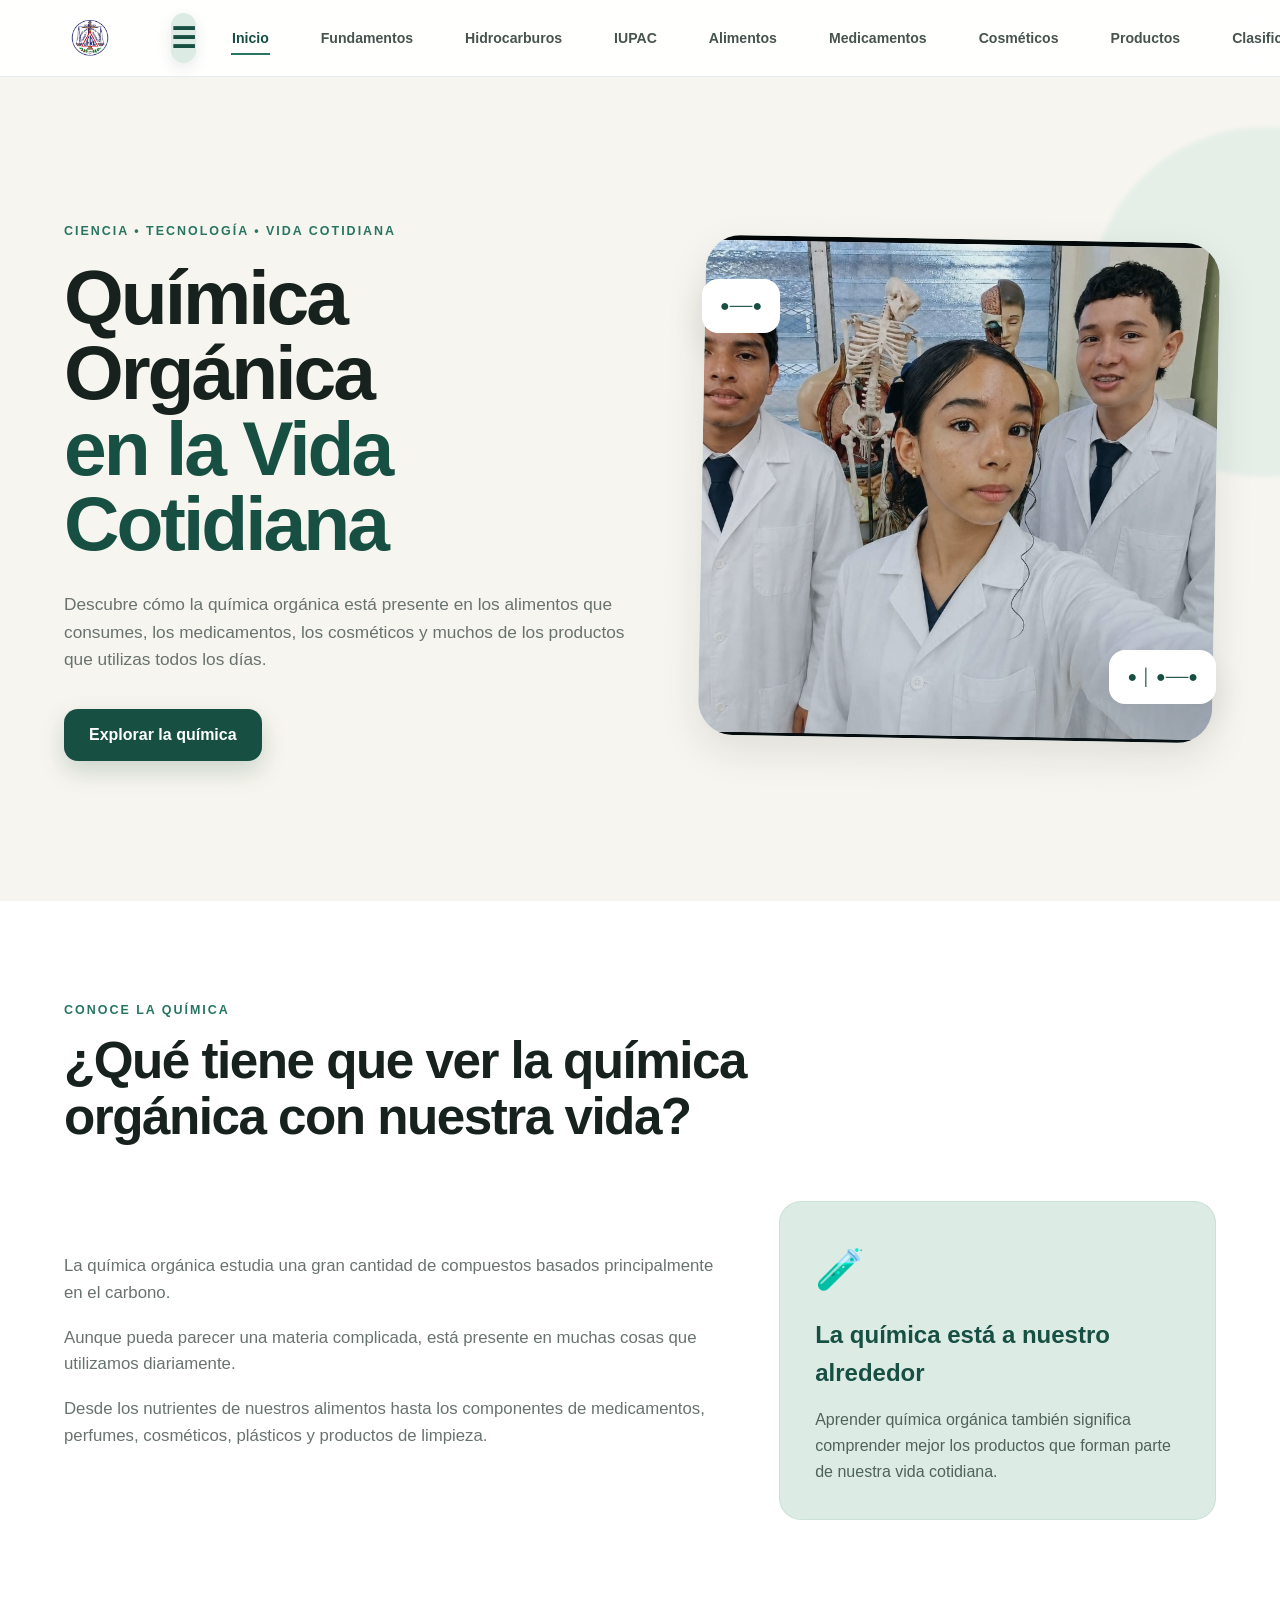
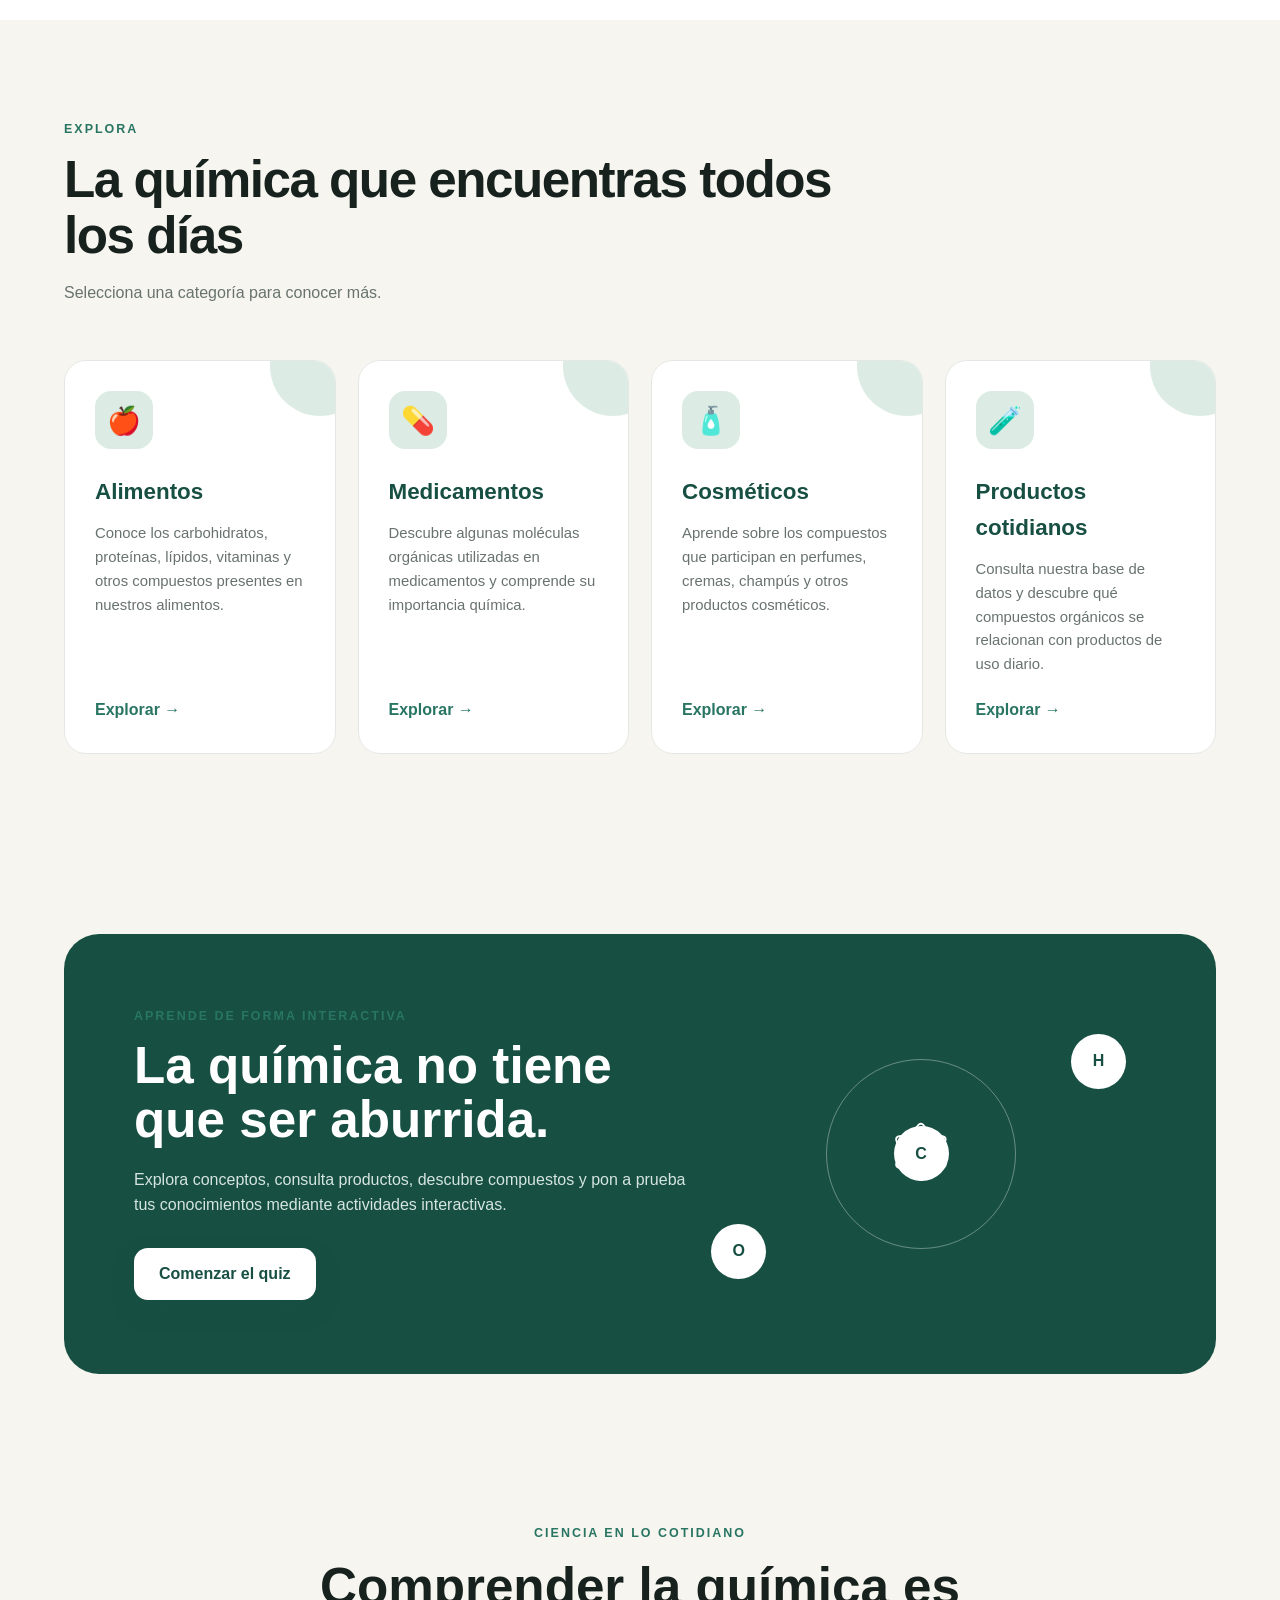
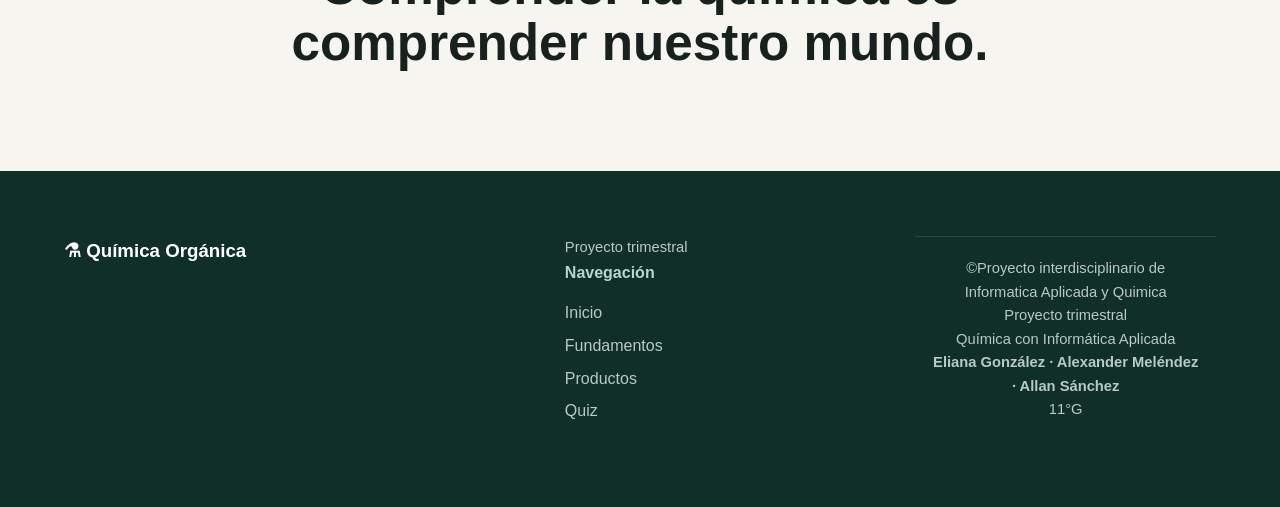
<file: index.html>
<!DOCTYPE html>
<html lang="es">

<head>

    <meta charset="UTF-8">

    <meta name="viewport" content="width=device-width, initial-scale=1.0">

    <meta name="description"
        content="Sitio web educativo sobre la química orgánica presente en la vida cotidiana.">

    <title>Química Orgánica en la Vida Cotidiana</title>

    <link rel="stylesheet" href="style.css">

</head>


<body>

    <!-- =========================
         BARRA DE NAVEGACIÓN
    ========================== -->

    <header class="header">

        <nav class="navbar">

            <a href="index.html" class="logo">
    <img src="dos.png" alt="Logo del colegio">
            </a>


            <button class="menu-btn" id="menuBtn">
                ☰
            </button>


            <ul class="nav-menu" id="navMenu">

                <li>
                    <a href="index.html" class="active">
                        Inicio
                    </a>
                </li>

                <li>
                    <a href="fundamentos.html">
                        Fundamentos
                    </a>
                </li>

                <li>
                    <a href="hidrocarburos.html">
                        Hidrocarburos
                    </a>
                </li>

                <li>
                    <a href="nomenclatura.html">
                        IUPAC
                    </a>
                </li>

                <li>
                    <a href="alimentos.html">
                        Alimentos
                    </a>
                </li>

                <li>
                    <a href="medicamentos.html">
                        Medicamentos
                    </a>
                </li>

                <li>
                    <a href="cosmeticos.html">
                        Cosméticos
                    </a>
                </li>

                <li>
                    <a href="productos.html">
                        Productos
                    </a>
                </li>

                <li>
                    <a href="clasificacion.html">
                        Clasificación
                    </a>
                </li>

                <li>
                    <a href="actividades.html">
                        Quiz
                    </a>
                </li>

            </ul>

        </nav>

    </header>



    <!-- =========================
         PORTADA PRINCIPAL
    ========================== -->

    <main>

        <section class="hero">

            <div class="hero-content">

                <p class="hero-tag">
                    CIENCIA • TECNOLOGÍA • VIDA COTIDIANA
                </p>


                <h1>
                    Química Orgánica
                    <span>en la Vida Cotidiana</span>
                </h1>


                <p class="hero-text">

                    Descubre cómo la química orgánica está presente
                    en los alimentos que consumes, los medicamentos,
                    los cosméticos y muchos de los productos que
                    utilizas todos los días.

                </p>


                <div class="hero-buttons">

                    <a href="fundamentos.html" class="btn btn-primary">
                        Explorar la química
                    </a>
                  
                </div>

            </div>


            <!-- Imagen principal -->

            <div class="hero-image">

                <div class="molecule molecule-one">
                    ●──●
                </div>

                <div class="molecule molecule-two">
                    ●
                    │
                    ●──●
                </div>


                <div class="lab-image">

                    <img src="uno.jpeg"

                </div>

            </div>

        </section>



        <!-- =========================
             INTRODUCCIÓN
        ========================== -->

        <section class="intro section">

            <div class="section-title">

                <p>CONOCE LA QUÍMICA</p>

                <h2>
                    ¿Qué tiene que ver la química
                    orgánica con nuestra vida?
                </h2>

            </div>


            <div class="intro-content">

                <div class="intro-text">

                    <p>

                        La química orgánica estudia una gran cantidad
                        de compuestos basados principalmente en el
                        carbono.

                    </p>

                    <p>

                        Aunque pueda parecer una materia complicada,
                        está presente en muchas cosas que utilizamos
                        diariamente.

                    </p>

                    <p>

                        Desde los nutrientes de nuestros alimentos
                        hasta los componentes de medicamentos,
                        perfumes, cosméticos, plásticos y productos
                        de limpieza.

                    </p>

                </div>


                <div class="intro-highlight">

                    <span>🧪</span>

                    <h3>
                        La química está
                        a nuestro alrededor
                    </h3>

                    <p>
                        Aprender química orgánica también significa
                        comprender mejor los productos que forman
                        parte de nuestra vida cotidiana.
                    </p>

                </div>

            </div>

        </section>



        <!-- =========================
             CATEGORÍAS
        ========================== -->

        <section class="categories section">

            <div class="section-title">

                <p>EXPLORA</p>

                <h2>
                    La química que encuentras todos los días
                </h2>

                <span>
                    Selecciona una categoría para conocer más.
                </span>

            </div>


            <div class="category-grid">


                <!-- Alimentos -->

                <article class="category-card">

                    <div class="card-icon">
                        🍎
                    </div>

                    <h3>
                        Alimentos
                    </h3>

                    <p>
                        Conoce los carbohidratos, proteínas,
                        lípidos, vitaminas y otros compuestos
                        presentes en nuestros alimentos.
                    </p>

                    <a href="alimentos.html">
                        Explorar →
                    </a>

                </article>



                <!-- Medicamentos -->

                <article class="category-card">

                    <div class="card-icon">
                        💊
                    </div>

                    <h3>
                        Medicamentos
                    </h3>

                    <p>
                        Descubre algunas moléculas orgánicas
                        utilizadas en medicamentos y comprende
                        su importancia química.
                    </p>

                    <a href="medicamentos.html">
                        Explorar →
                    </a>

                </article>



                <!-- Cosméticos -->

                <article class="category-card">

                    <div class="card-icon">
                        🧴
                    </div>

                    <h3>
                        Cosméticos
                    </h3>

                    <p>
                        Aprende sobre los compuestos que participan
                        en perfumes, cremas, champús y otros
                        productos cosméticos.
                    </p>

                    <a href="cosmeticos.html">
                        Explorar →
                    </a>

                </article>



                <!-- Productos -->

                <article class="category-card">

                    <div class="card-icon">
                        🧪
                    </div>

                    <h3>
                        Productos cotidianos
                    </h3>

                    <p>
                        Consulta nuestra base de datos y descubre
                        qué compuestos orgánicos se relacionan con
                        productos de uso diario.
                    </p>

                    <a href="productos.html">
                        Explorar →
                    </a>

                </article>

            </div>

        </section>



        <!-- =========================
             SECCIÓN INTERACTIVA
        ========================== -->

        <section class="discover section">

            <div class="discover-content">

                <div>

                    <p class="small-title">
                        APRENDE DE FORMA INTERACTIVA
                    </p>

                    <h2>
                        La química no tiene que ser aburrida.
                    </h2>

                    <p>

                        Explora conceptos, consulta productos,
                        descubre compuestos y pon a prueba tus
                        conocimientos mediante actividades
                        interactivas.

                    </p>

                    <a href="actividades.html" class="btn btn-primary">
                        Comenzar el quiz
                    </a>

                </div>


                <div class="discover-visual">

                    <div class="floating-molecule">
                        C
                    </div>

                    <div class="floating-molecule second">
                        H
                    </div>

                    <div class="floating-molecule third">
                        O
                    </div>

                    <div class="science-circle">
                        ⚛
                    </div>

                </div>

            </div>

        </section>



        <!-- =========================
             FRASE FINAL
        ========================== -->

        <section class="final-message section">

            <p>
                CIENCIA EN LO COTIDIANO
            </p>

            <h2>
                Comprender la química es
                comprender nuestro mundo.
            </h2>

        </section>

    </main>



    <!-- =========================
         FOOTER
    ========================== -->

    <footer class="footer">

        <div class="footer-content">

            <div>

                <h3>
                    ⚗ Química Orgánica
                </h3>

            </div>


            <div>

                <div class="project-info">

    <p>
        Proyecto trimestral
    </p

</div>

            </div>


            <div>

                <h4>
                    Navegación
                </h4>

                <a href="index.html">
                    Inicio
                </a>

                <a href="fundamentos.html">
                    Fundamentos
                </a>

                <a href="productos.html">
                    Productos
                </a>

                <a href="actividades.html">
                    Quiz
                </a>

            </div>

        </div>


        <div class="footer-bottom">

            <p>
                ©Proyecto interdisciplinario de Informatica Aplicada y Quimica
            </p>

          <div class="project-info">

    <p>
        Proyecto trimestral
    </p>

    <p>
        Química con Informática Aplicada
    </p>

    <p>
        <strong>
            Eliana González · Alexander Meléndez · Allan Sánchez
        </strong>
    </p>

    <p>
        11°G
    </p>

          </div>

        </div>

    </footer>


    <!-- JavaScript -->

    <script src="script.js"></script>
</body>

</html>
</file>
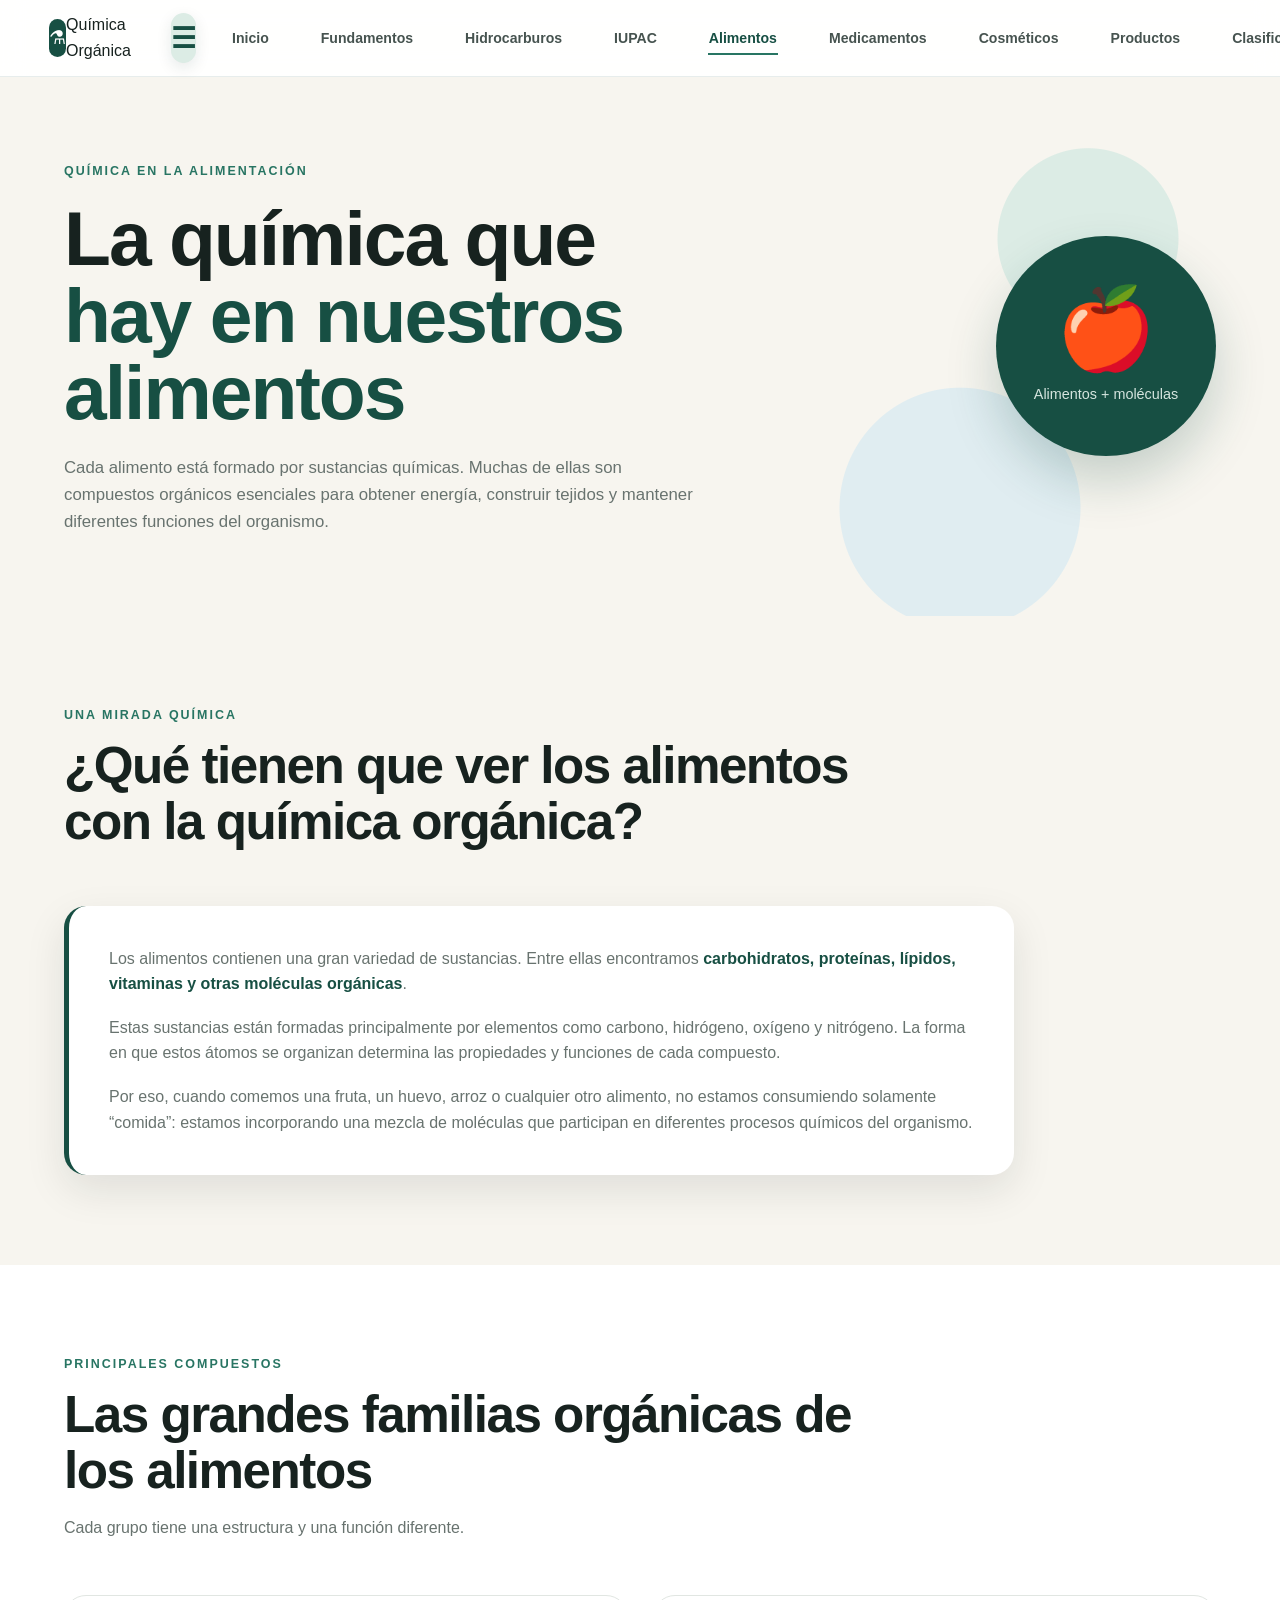
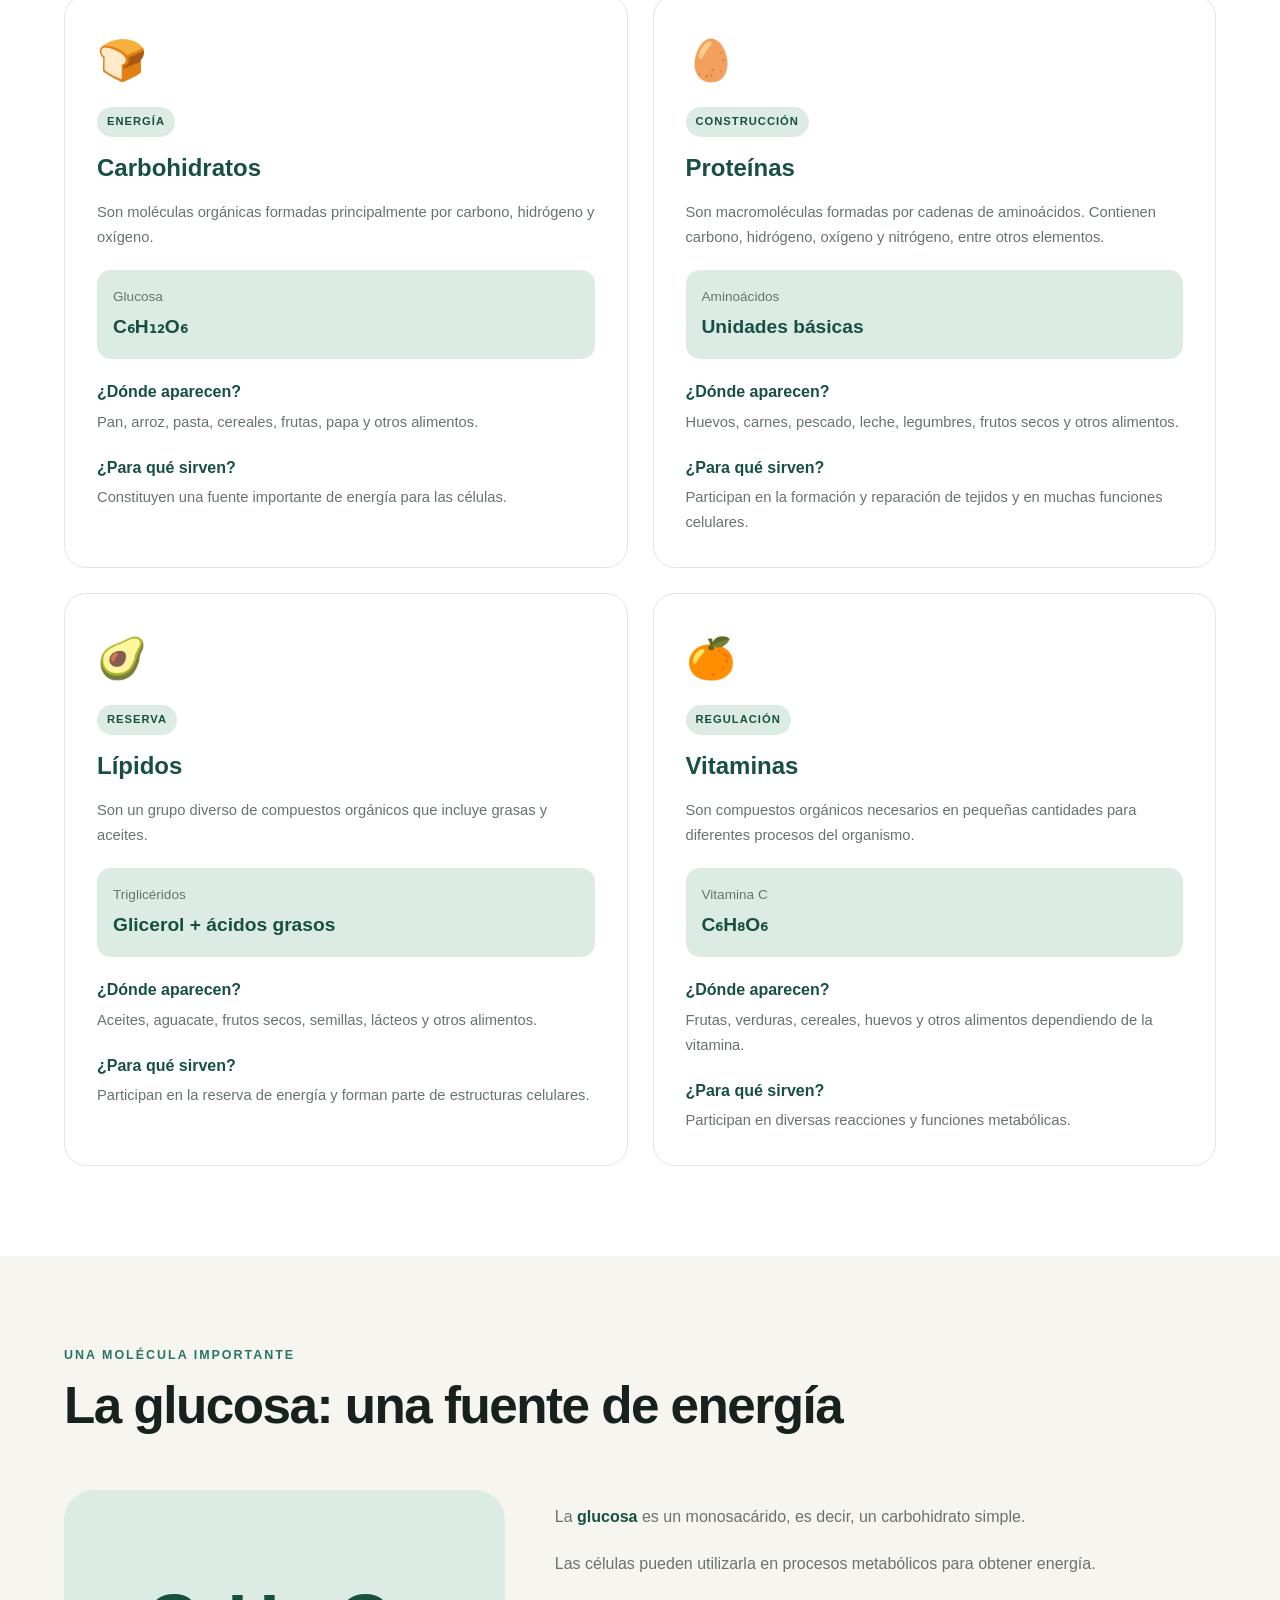
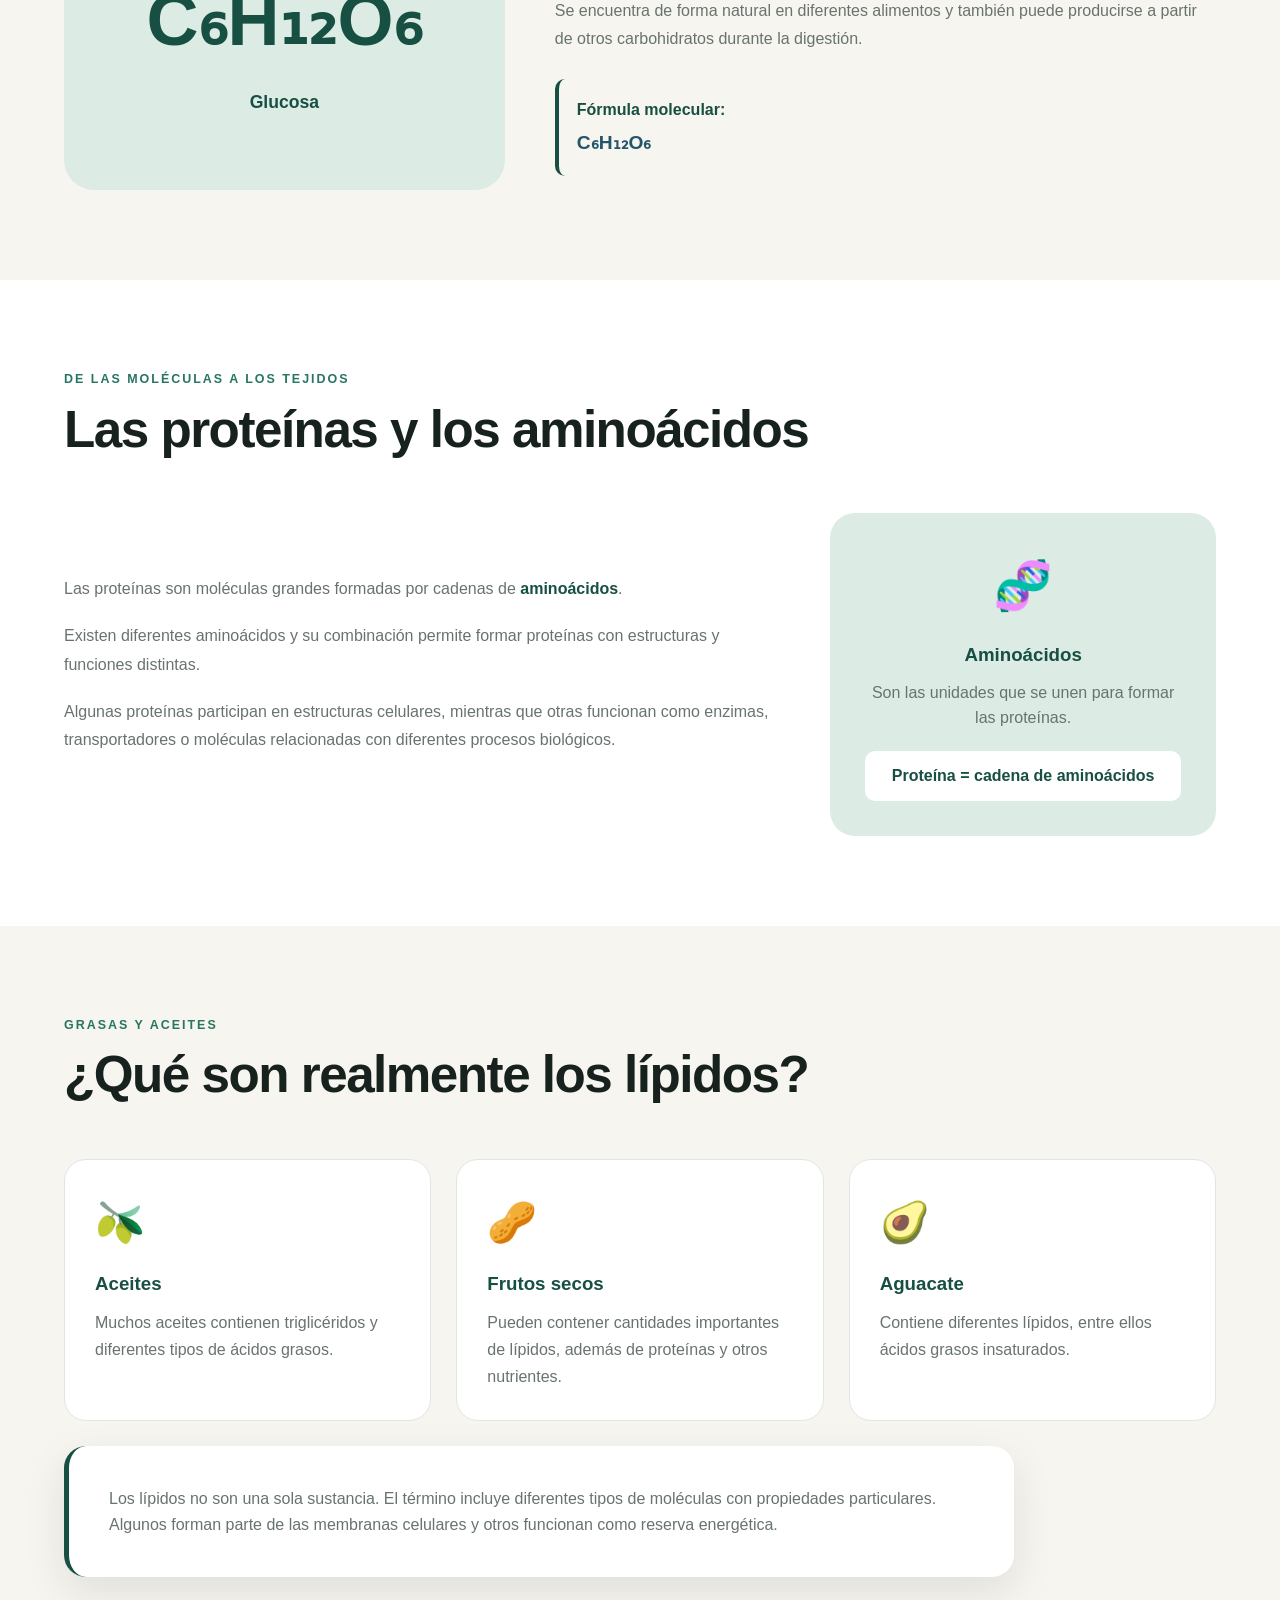
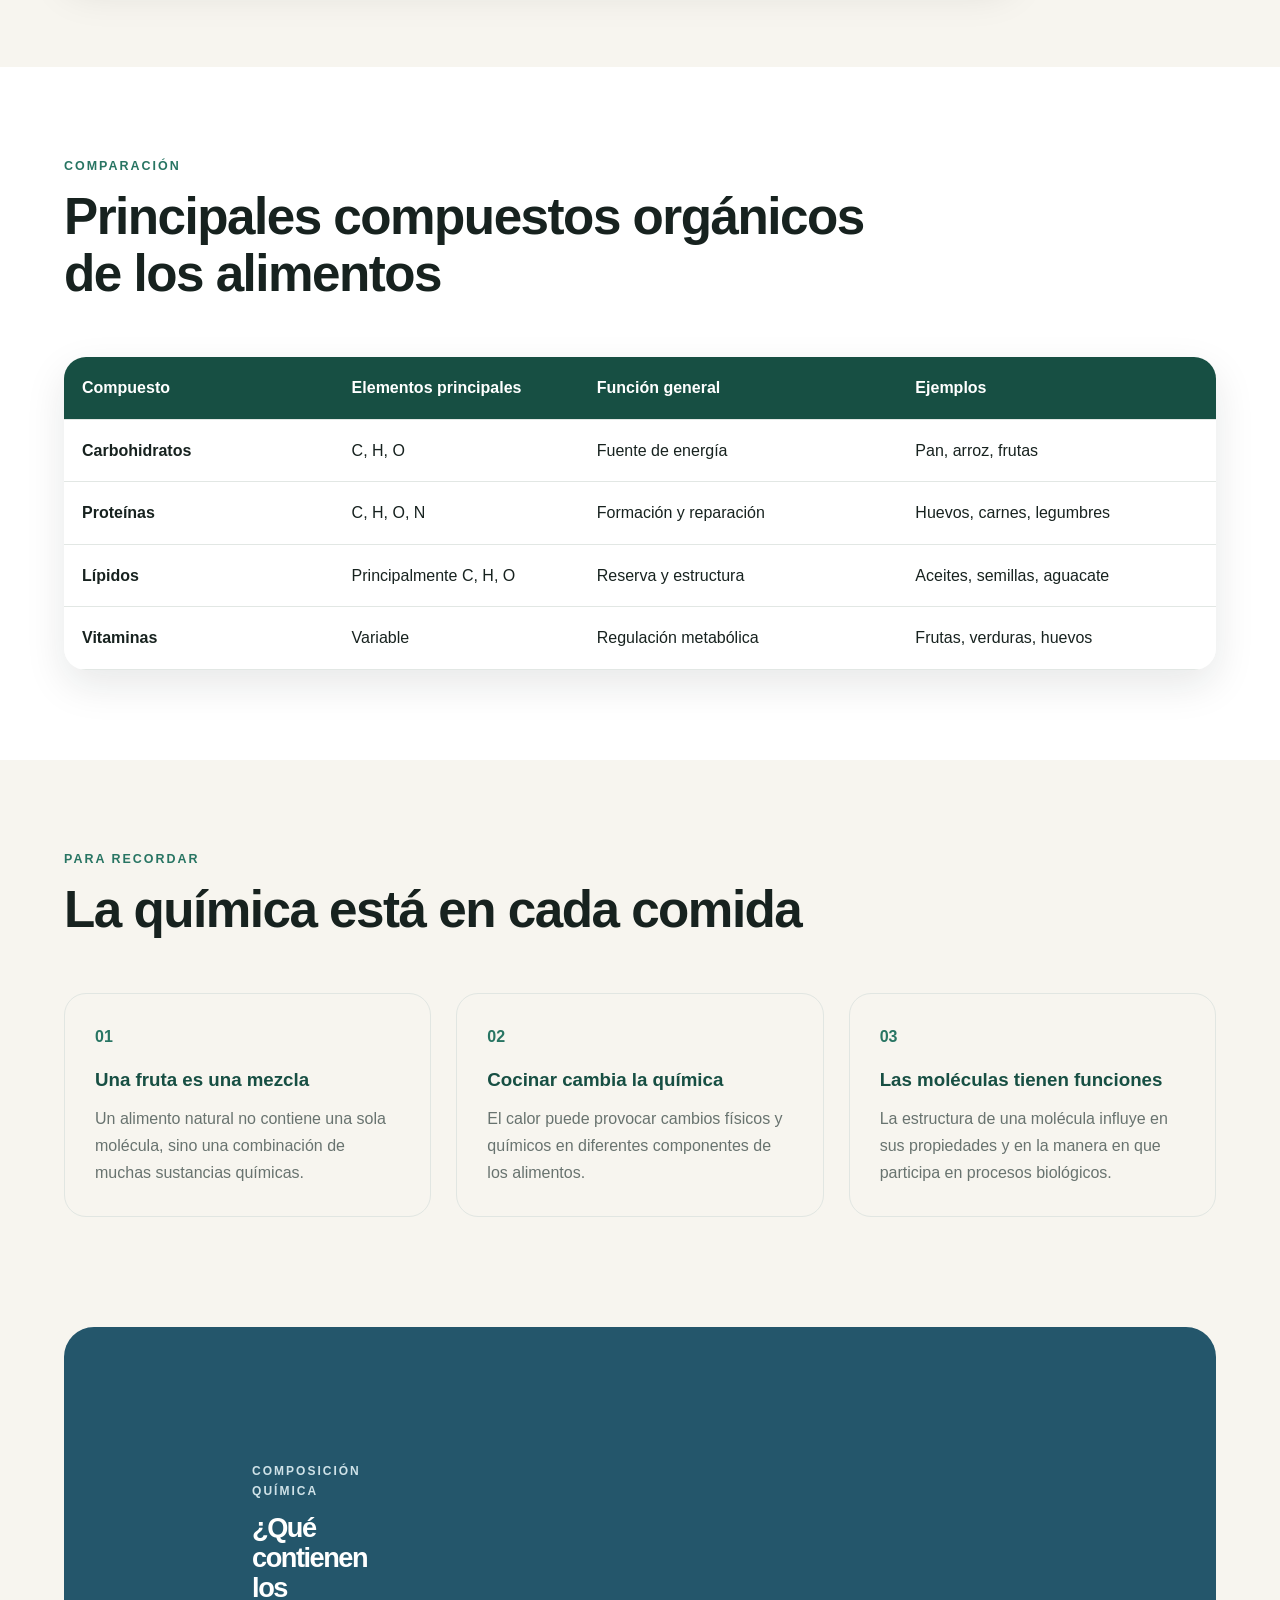
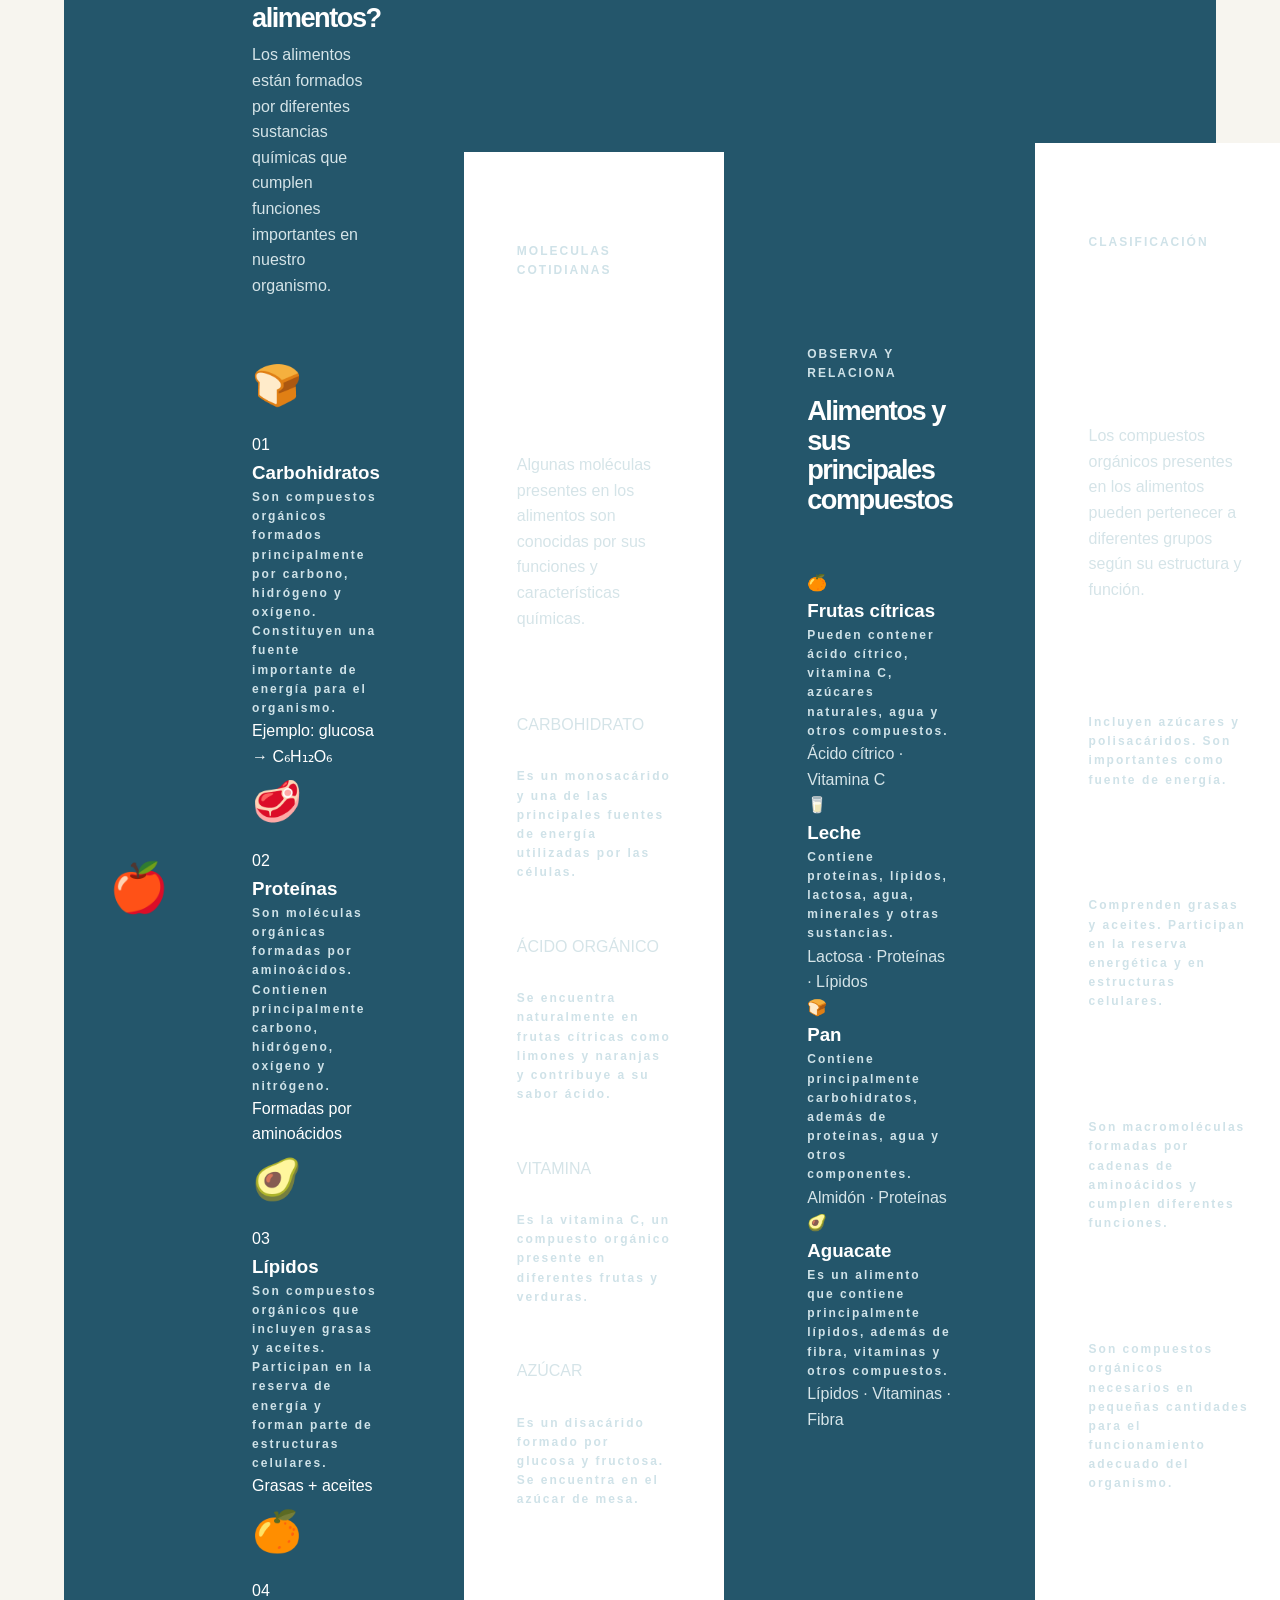
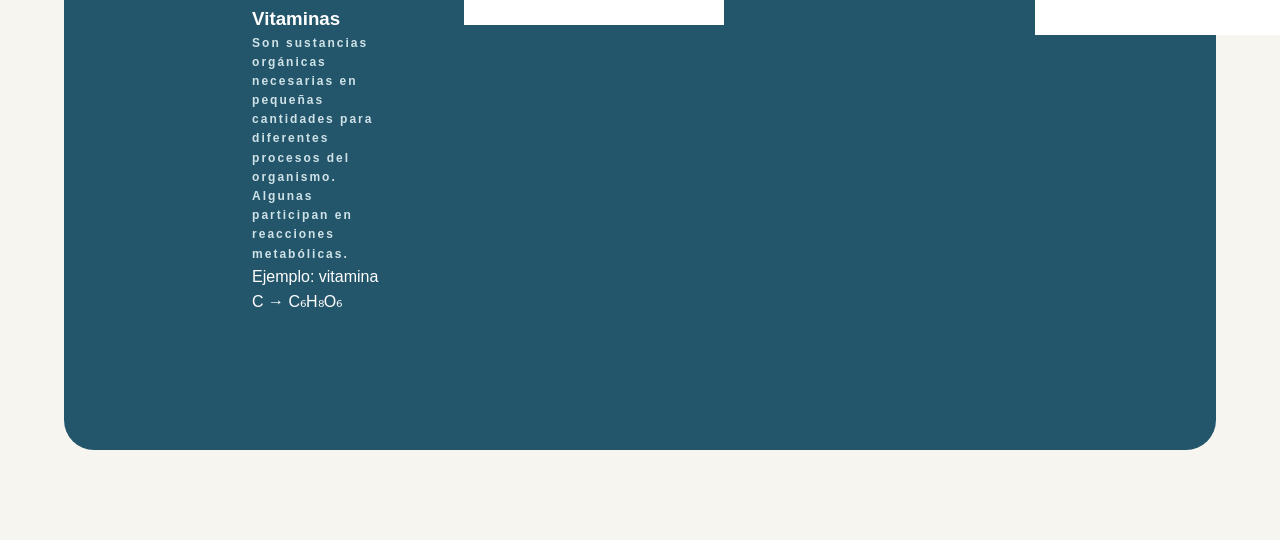
<file: alimentos.html>
<!DOCTYPE html>
<html lang="es">

<head>

    <meta charset="UTF-8">

    <meta name="viewport" content="width=device-width, initial-scale=1.0">

    <meta name="description"
        content="Descubre los principales compuestos orgánicos presentes en los alimentos y su importancia en la vida cotidiana.">

    <title>Química en los alimentos | Química Orgánica</title>

    <link rel="stylesheet" href="style.css">

</head>


<body>

    <!-- =========================
         NAVEGACIÓN
    ========================== -->

    <header class="header">

        <nav class="navbar">

            <a href="index.html" class="logo">
                <span>⚗</span>
                Química Orgánica
            </a>

            <button class="menu-btn" id="menuBtn">
                ☰
            </button>

            <ul class="nav-menu" id="navMenu">

                <li><a href="index.html">Inicio</a></li>

                <li><a href="fundamentos.html">Fundamentos</a></li>

                <li><a href="hidrocarburos.html">Hidrocarburos</a></li>

                <li><a href="nomenclatura.html">IUPAC</a></li>

                <li>
                    <a href="alimentos.html" class="active">
                        Alimentos
                    </a>
                </li>

                <li><a href="medicamentos.html">Medicamentos</a></li>

                <li><a href="cosmeticos.html">Cosméticos</a></li>

                <li><a href="productos.html">Productos</a></li>

                <li><a href="clasificacion.html">Clasificación</a></li>

                <li><a href="actividades.html">Quiz</a></li>

            </ul>

        </nav>

    </header>


    <main>

        <!-- =========================
             HERO
        ========================== -->

        <section class="page-hero">

            <div>

                <p class="hero-tag">
                    QUÍMICA EN LA ALIMENTACIÓN
                </p>

                <h1>
                    La química que
                    <span>hay en nuestros alimentos</span>
                </h1>

                <p>
                    Cada alimento está formado por sustancias químicas.
                    Muchas de ellas son compuestos orgánicos esenciales
                    para obtener energía, construir tejidos y mantener
                    diferentes funciones del organismo.
                </p>

            </div>


            <div class="page-hero-symbol food-symbol">

                <span>🍎</span>

                <small>
                    Alimentos + moléculas
                </small>

            </div>

        </section>


        <!-- =========================
             INTRODUCCIÓN
        ========================== -->

        <section class="content-section">

            <div class="section-title">

                <p>UNA MIRADA QUÍMICA</p>

                <h2>
                    ¿Qué tienen que ver los alimentos con la química orgánica?
                </h2>

            </div>


            <div class="text-card">

                <p>
                    Los alimentos contienen una gran variedad de
                    sustancias. Entre ellas encontramos
                    <strong>carbohidratos, proteínas, lípidos,
                    vitaminas y otras moléculas orgánicas</strong>.
                </p>

                <p>
                    Estas sustancias están formadas principalmente por
                    elementos como carbono, hidrógeno, oxígeno y
                    nitrógeno. La forma en que estos átomos se organizan
                    determina las propiedades y funciones de cada
                    compuesto.
                </p>

                <p>
                    Por eso, cuando comemos una fruta, un huevo, arroz
                    o cualquier otro alimento, no estamos consumiendo
                    solamente “comida”: estamos incorporando una mezcla
                    de moléculas que participan en diferentes procesos
                    químicos del organismo.
                </p>

            </div>

        </section>


        <!-- =========================
             MACRONUTRIENTES
        ========================== -->

        <section class="content-section light-section">

            <div class="section-title">

                <p>PRINCIPALES COMPUESTOS</p>

                <h2>
                    Las grandes familias orgánicas de los alimentos
                </h2>

                <span>
                    Cada grupo tiene una estructura y una función diferente.
                </span>

            </div>


            <div class="food-compound-grid">


                <!-- CARBOHIDRATOS -->

                <article class="food-compound-card">

                    <div class="food-icon">
                        🍞
                    </div>

                    <span class="compound-tag">
                        ENERGÍA
                    </span>

                    <h3>
                        Carbohidratos
                    </h3>

                    <p>
                        Son moléculas orgánicas formadas principalmente
                        por carbono, hidrógeno y oxígeno.
                    </p>

                    <div class="food-molecule">
                        Glucosa
                        <strong>C₆H₁₂O₆</strong>
                    </div>

                    <h4>
                        ¿Dónde aparecen?
                    </h4>

                    <p>
                        Pan, arroz, pasta, cereales, frutas, papa y
                        otros alimentos.
                    </p>

                    <h4>
                        ¿Para qué sirven?
                    </h4>

                    <p>
                        Constituyen una fuente importante de energía
                        para las células.
                    </p>

                </article>


                <!-- PROTEÍNAS -->

                <article class="food-compound-card">

                    <div class="food-icon">
                        🥚
                    </div>

                    <span class="compound-tag">
                        CONSTRUCCIÓN
                    </span>

                    <h3>
                        Proteínas
                    </h3>

                    <p>
                        Son macromoléculas formadas por cadenas de
                        aminoácidos. Contienen carbono, hidrógeno,
                        oxígeno y nitrógeno, entre otros elementos.
                    </p>

                    <div class="food-molecule">
                        Aminoácidos
                        <strong>Unidades básicas</strong>
                    </div>

                    <h4>
                        ¿Dónde aparecen?
                    </h4>

                    <p>
                        Huevos, carnes, pescado, leche, legumbres,
                        frutos secos y otros alimentos.
                    </p>

                    <h4>
                        ¿Para qué sirven?
                    </h4>

                    <p>
                        Participan en la formación y reparación de
                        tejidos y en muchas funciones celulares.
                    </p>

                </article>


                <!-- LÍPIDOS -->

                <article class="food-compound-card">

                    <div class="food-icon">
                        🥑
                    </div>

                    <span class="compound-tag">
                        RESERVA
                    </span>

                    <h3>
                        Lípidos
                    </h3>

                    <p>
                        Son un grupo diverso de compuestos orgánicos
                        que incluye grasas y aceites.
                    </p>

                    <div class="food-molecule">
                        Triglicéridos
                        <strong>Glicerol + ácidos grasos</strong>
                    </div>

                    <h4>
                        ¿Dónde aparecen?
                    </h4>

                    <p>
                        Aceites, aguacate, frutos secos, semillas,
                        lácteos y otros alimentos.
                    </p>

                    <h4>
                        ¿Para qué sirven?
                    </h4>

                    <p>
                        Participan en la reserva de energía y forman
                        parte de estructuras celulares.
                    </p>

                </article>


                <!-- VITAMINAS -->

                <article class="food-compound-card">

                    <div class="food-icon">
                        🍊
                    </div>

                    <span class="compound-tag">
                        REGULACIÓN
                    </span>

                    <h3>
                        Vitaminas
                    </h3>

                    <p>
                        Son compuestos orgánicos necesarios en pequeñas
                        cantidades para diferentes procesos del organismo.
                    </p>

                    <div class="food-molecule">
                        Vitamina C
                        <strong>C₆H₈O₆</strong>
                    </div>

                    <h4>
                        ¿Dónde aparecen?
                    </h4>

                    <p>
                        Frutas, verduras, cereales, huevos y otros
                        alimentos dependiendo de la vitamina.
                    </p>

                    <h4>
                        ¿Para qué sirven?
                    </h4>

                    <p>
                        Participan en diversas reacciones y funciones
                        metabólicas.
                    </p>

                </article>

            </div>

        </section>


        <!-- =========================
             GLUCOSA
        ========================== -->

        <section class="content-section">

            <div class="section-title">

                <p>UNA MOLÉCULA IMPORTANTE</p>

                <h2>
                    La glucosa: una fuente de energía
                </h2>

            </div>


            <div class="molecule-feature">

                <div class="molecule-large">

                    <span>
                        C₆H₁₂O₆
                    </span>

                    <small>
                        Glucosa
                    </small>

                </div>


                <div class="molecule-info">

                    <p>
                        La <strong>glucosa</strong> es un monosacárido,
                        es decir, un carbohidrato simple.
                    </p>

                    <p>
                        Las células pueden utilizarla en procesos
                        metabólicos para obtener energía.
                    </p>

                    <p>
                        Se encuentra de forma natural en diferentes
                        alimentos y también puede producirse a partir
                        de otros carbohidratos durante la digestión.
                    </p>

                    <div class="info-highlight">

                        <strong>
                            Fórmula molecular:
                        </strong>

                        <span>
                            C₆H₁₂O₆
                        </span>

                    </div>

                </div>

            </div>

        </section>


        <!-- =========================
             PROTEÍNAS
        ========================== -->

        <section class="content-section light-section">

            <div class="section-title">

                <p>DE LAS MOLÉCULAS A LOS TEJIDOS</p>

                <h2>
                    Las proteínas y los aminoácidos
                </h2>

            </div>


            <div class="protein-explanation">

                <div>

                    <p>
                        Las proteínas son moléculas grandes formadas por
                        cadenas de <strong>aminoácidos</strong>.
                    </p>

                    <p>
                        Existen diferentes aminoácidos y su combinación
                        permite formar proteínas con estructuras y
                        funciones distintas.
                    </p>

                    <p>
                        Algunas proteínas participan en estructuras
                        celulares, mientras que otras funcionan como
                        enzimas, transportadores o moléculas relacionadas
                        con diferentes procesos biológicos.
                    </p>

                </div>


                <div class="aminoacid-card">

                    <span>
                        🧬
                    </span>

                    <h3>
                        Aminoácidos
                    </h3>

                    <p>
                        Son las unidades que se unen para formar
                        las proteínas.
                    </p>

                    <div>
                        Proteína = cadena de aminoácidos
                    </div>

                </div>

            </div>

        </section>


        <!-- =========================
             LÍPIDOS
        ========================== -->

        <section class="content-section">

            <div class="section-title">

                <p>GRASAS Y ACEITES</p>

                <h2>
                    ¿Qué son realmente los lípidos?
                </h2>

            </div>


            <div class="lipid-grid">

                <article>

                    <span>
                        🫒
                    </span>

                    <h3>
                        Aceites
                    </h3>

                    <p>
                        Muchos aceites contienen triglicéridos y
                        diferentes tipos de ácidos grasos.
                    </p>

                </article>


                <article>

                    <span>
                        🥜
                    </span>

                    <h3>
                        Frutos secos
                    </h3>

                    <p>
                        Pueden contener cantidades importantes de
                        lípidos, además de proteínas y otros nutrientes.
                    </p>

                </article>


                <article>

                    <span>
                        🥑
                    </span>

                    <h3>
                        Aguacate
                    </h3>

                    <p>
                        Contiene diferentes lípidos, entre ellos
                        ácidos grasos insaturados.
                    </p>

                </article>

            </div>


            <div class="text-card lipid-note">

                <p>
                    Los lípidos no son una sola sustancia. El término
                    incluye diferentes tipos de moléculas con propiedades
                    particulares. Algunos forman parte de las membranas
                    celulares y otros funcionan como reserva energética.
                </p>

            </div>

        </section>


        <!-- =========================
             TABLA
        ========================== -->

        <section class="content-section light-section">

            <div class="section-title">

                <p>COMPARACIÓN</p>

                <h2>
                    Principales compuestos orgánicos de los alimentos
                </h2>

            </div>


            <div class="food-table">

                <div class="food-table-row food-table-header">

                    <div>
                        Compuesto
                    </div>

                    <div>
                        Elementos principales
                    </div>

                    <div>
                        Función general
                    </div>

                    <div>
                        Ejemplos
                    </div>

                </div>


                <div class="food-table-row">

                    <div>
                        <strong>Carbohidratos</strong>
                    </div>

                    <div>
                        C, H, O
                    </div>

                    <div>
                        Fuente de energía
                    </div>

                    <div>
                        Pan, arroz, frutas
                    </div>

                </div>


                <div class="food-table-row">

                    <div>
                        <strong>Proteínas</strong>
                    </div>

                    <div>
                        C, H, O, N
                    </div>

                    <div>
                        Formación y reparación
                    </div>

                    <div>
                        Huevos, carnes, legumbres
                    </div>

                </div>


                <div class="food-table-row">

                    <div>
                        <strong>Lípidos</strong>
                    </div>

                    <div>
                        Principalmente C, H, O
                    </div>

                    <div>
                        Reserva y estructura
                    </div>

                    <div>
                        Aceites, semillas, aguacate
                    </div>

                </div>


                <div class="food-table-row">

                    <div>
                        <strong>Vitaminas</strong>
                    </div>

                    <div>
                        Variable
                    </div>

                    <div>
                        Regulación metabólica
                    </div>

                    <div>
                        Frutas, verduras, huevos
                    </div>

                </div>

            </div>

        </section>


        <!-- =========================
             DATOS CURIOSOS
        ========================== -->

        <section class="content-section">

            <div class="section-title">

                <p>PARA RECORDAR</p>

                <h2>
                    La química está en cada comida
                </h2>

            </div>


            <div class="food-facts">

                <article>

                    <span>01</span>

                    <h3>
                        Una fruta es una mezcla
                    </h3>

                    <p>
                        Un alimento natural no contiene una sola molécula,
                        sino una combinación de muchas sustancias químicas.
                    </p>

                </article>


                <article>

                    <span>02</span>

                    <h3>
                        Cocinar cambia la química
                    </h3>

                    <p>
                        El calor puede provocar cambios físicos y
                        químicos en diferentes componentes de los alimentos.
                    </p>

                </article>


                <article>

                    <span>03</span>

                    <h3>
                        Las moléculas tienen funciones
                    </h3>

                    <p>
                        La estructura de una molécula influye en sus
                        propiedades y en la manera en que participa
                        en procesos biológicos.
                    </p>

                </article>

            </div>

        </section>


        <!-- =========================
             RESUMEN
        ========================== -->

        <section class="fact-section">

            <div class="fact-box">

                <span>🍎</span>

<!-- =====================================================
     COMPOSICIÓN QUÍMICA DE LOS ALIMENTOS
====================================================== -->

<section class="content-section">

    <div class="section-title">

        <p>COMPOSICIÓN QUÍMICA</p>

        <h2>
            ¿Qué contienen los alimentos?
        </h2>

        <span>
            Los alimentos están formados por diferentes sustancias
            químicas que cumplen funciones importantes en nuestro
            organismo.
        </span>

    </div>


    <div class="food-components-grid">

        <article class="food-component-card">

            <div class="food-icon">
                🍞
            </div>

            <span>01</span>

            <h3>
                Carbohidratos
            </h3>

            <p>
                Son compuestos orgánicos formados principalmente por
                carbono, hidrógeno y oxígeno. Constituyen una fuente
                importante de energía para el organismo.
            </p>

            <div class="food-formula">
                Ejemplo: glucosa → C₆H₁₂O₆
            </div>

        </article>


        <article class="food-component-card">

            <div class="food-icon">
                🥩
            </div>

            <span>02</span>

            <h3>
                Proteínas
            </h3>

            <p>
                Son moléculas orgánicas formadas por aminoácidos.
                Contienen principalmente carbono, hidrógeno, oxígeno
                y nitrógeno.
            </p>

            <div class="food-formula">
                Formadas por aminoácidos
            </div>

        </article>


        <article class="food-component-card">

            <div class="food-icon">
                🥑
            </div>

            <span>03</span>

            <h3>
                Lípidos
            </h3>

            <p>
                Son compuestos orgánicos que incluyen grasas y aceites.
                Participan en la reserva de energía y forman parte
                de estructuras celulares.
            </p>

            <div class="food-formula">
                Grasas + aceites
            </div>

        </article>


        <article class="food-component-card">

            <div class="food-icon">
                🍊
            </div>

            <span>04</span>

            <h3>
                Vitaminas
            </h3>

            <p>
                Son sustancias orgánicas necesarias en pequeñas
                cantidades para diferentes procesos del organismo.
                Algunas participan en reacciones metabólicas.
            </p>

            <div class="food-formula">
                Ejemplo: vitamina C → C₆H₈O₆
            </div>

        </article>

    </div>

</section>


<!-- =====================================================
     MOLÉCULAS PRESENTES EN LOS ALIMENTOS
====================================================== -->

<section class="content-section light-section">

    <div class="section-title">

        <p>MOLECULAS COTIDIANAS</p>

        <h2>
            Compuestos orgánicos que encontramos al comer
        </h2>

        <span>
            Algunas moléculas presentes en los alimentos son
            conocidas por sus funciones y características químicas.
        </span>

    </div>


    <div class="food-molecule-grid">


        <article class="food-molecule-card">

            <div class="molecule-top">

                <div class="molecule-circle">
                    C
                </div>

                <span>
                    CARBOHIDRATO
                </span>

            </div>

            <h3>
                Glucosa
            </h3>

            <p>
                Es un monosacárido y una de las principales fuentes
                de energía utilizadas por las células.
            </p>

            <strong>
                C₆H₁₂O₆
            </strong>

        </article>


        <article class="food-molecule-card">

            <div class="molecule-top">

                <div class="molecule-circle">
                    C
                </div>

                <span>
                    ÁCIDO ORGÁNICO
                </span>

            </div>

            <h3>
                Ácido cítrico
            </h3>

            <p>
                Se encuentra naturalmente en frutas cítricas como
                limones y naranjas y contribuye a su sabor ácido.
            </p>

            <strong>
                C₆H₈O₇
            </strong>

        </article>


        <article class="food-molecule-card">

            <div class="molecule-top">

                <div class="molecule-circle">
                    C
                </div>

                <span>
                    VITAMINA
                </span>

            </div>

            <h3>
                Ácido ascórbico
            </h3>

            <p>
                Es la vitamina C, un compuesto orgánico presente
                en diferentes frutas y verduras.
            </p>

            <strong>
                C₆H₈O₆
            </strong>

        </article>


        <article class="food-molecule-card">

            <div class="molecule-top">

                <div class="molecule-circle">
                    C
                </div>

                <span>
                    AZÚCAR
                </span>

            </div>

            <h3>
                Sacarosa
            </h3>

            <p>
                Es un disacárido formado por glucosa y fructosa.
                Se encuentra en el azúcar de mesa.
            </p>

            <strong>
                C₁₂H₂₂O₁₁
            </strong>

        </article>

    </div>

</section>


<!-- =====================================================
     EJEMPLOS DE ALIMENTOS
====================================================== -->

<section class="content-section">

    <div class="section-title">

        <p>OBSERVA Y RELACIONA</p>

        <h2>
            Alimentos y sus principales compuestos
        </h2>

    </div>


    <div class="food-examples">


        <article>

            <div class="food-example-image">
                🍊
            </div>

            <div>

                <h3>
                    Frutas cítricas
                </h3>

                <p>
                    Pueden contener ácido cítrico, vitamina C,
                    azúcares naturales, agua y otros compuestos.
                </p>

                <span>
                    Ácido cítrico · Vitamina C
                </span>

            </div>

        </article>


        <article>

            <div class="food-example-image">
                🥛
            </div>

            <div>

                <h3>
                    Leche
                </h3>

                <p>
                    Contiene proteínas, lípidos, lactosa, agua,
                    minerales y otras sustancias.
                </p>

                <span>
                    Lactosa · Proteínas · Lípidos
                </span>

            </div>

        </article>


        <article>

            <div class="food-example-image">
                🍞
            </div>

            <div>

                <h3>
                    Pan
                </h3>

                <p>
                    Contiene principalmente carbohidratos,
                    además de proteínas, agua y otros componentes.
                </p>

                <span>
                    Almidón · Proteínas
                </span>

            </div>

        </article>


        <article>

            <div class="food-example-image">
                🥑
            </div>

            <div>

                <h3>
                    Aguacate
                </h3>

                <p>
                    Es un alimento que contiene principalmente
                    lípidos, además de fibra, vitaminas y otros
                    compuestos.
                </p>

                <span>
                    Lípidos · Vitaminas · Fibra
                </span>

            </div>

        </article>

    </div>

</section>

              <!-- =====================================================
     CLASIFICACIÓN DE LOS COMPUESTOS
====================================================== -->

<section class="content-section light-section">

    <div class="section-title">

        <p>CLASIFICACIÓN</p>

        <h2>
            ¿Cómo podemos clasificar estos compuestos?
        </h2>

        <span>
            Los compuestos orgánicos presentes en los alimentos
            pueden pertenecer a diferentes grupos según su
            estructura y función.
        </span>

    </div>


    <div class="food-classification-grid">

        <article class="classification-card">

            <span class="classification-number">
                01
            </span>

            <h3>
                Carbohidratos
            </h3>

            <p>
                Incluyen azúcares y polisacáridos. Son importantes
                como fuente de energía.
            </p>

            <div class="classification-example">
                Glucosa · Fructosa · Almidón
            </div>

        </article>


        <article class="classification-card">

            <span class="classification-number">
                02
            </span>

            <h3>
                Lípidos
            </h3>

            <p>
                Comprenden grasas y aceites. Participan en la
                reserva energética y en estructuras celulares.
            </p>

            <div class="classification-example">
                Grasas · Aceites · Ácidos grasos
            </div>

        </article>


        <article class="classification-card">

            <span class="classification-number">
                03
            </span>

            <h3>
                Proteínas
            </h3>

            <p>
                Son macromoléculas formadas por cadenas de
                aminoácidos y cumplen diferentes funciones.
            </p>

            <div class="classification-example">
                Aminoácidos · Péptidos · Proteínas
            </div>

        </article>


        <article class="classification-card">

            <span class="classification-number">
                04
            </span>

            <h3>
                Vitaminas
            </h3>

            <p>
                Son compuestos orgánicos necesarios en pequeñas
                cantidades para el funcionamiento adecuado
                del organismo.
            </p>

            <div class="classification-example">
                Vitamina C · Vitamina A · Vitamina E
            </div>

        </article>

    </div>

</section>


<!-- =====================================================
     TABLA COMPARATIVA
====================================================== -->

<section class="content-section">

    <div class="section-title">

        <p>COMPARACIÓN</p>

        <h2>
            Alimentos y compuestos orgánicos
        </h2>

    </div>


    <div class="food-table">

        <div class="food-table-row food-table-header">

            <div>
                Alimento
            </div>

            <div>
                Compuesto
            </div>

            <div>
                Tipo
            </div>

            <div>
                Función o característica
            </div>

        </div>


        <div class="food-table-row">

            <div>
                Naranja
            </div>

            <div>
                Ácido cítrico
            </div>

            <div>
                Ácido orgánico
            </div>

            <div>
                Contribuye al sabor ácido de los cítricos.
            </div>

        </div>


        <div class="food-table-row">

            <div>
                Pan
            </div>

            <div>
                Almidón
            </div>

            <div>
                Carbohidrato
            </div>

            <div>
                Es un polisacárido presente en muchos alimentos
                de origen vegetal.
            </div>

        </div>


        <div class="food-table-row">

            <div>
                Leche
            </div>

            <div>
                Lactosa
            </div>

            <div>
                Carbohidrato
            </div>

            <div>
                Es el azúcar característico de la leche.
            </div>

        </div>


        <div class="food-table-row">

            <div>
                Frutas
            </div>

            <div>
                Ácido ascórbico
            </div>

            <div>
                Vitamina
            </div>

            <div>
                Es conocido como vitamina C.
            </div>

        </div>


        <div class="food-table-row">

            <div>
                Aceites
            </div>

            <div>
                Ácidos grasos
            </div>

            <div>
                Lípidos
            </div>

            <div>
                Forman parte de diferentes grasas y aceites.
            </div>

        </div>

    </div>

</section>


<!-- =====================================================
     DATO INTERESANTE
====================================================== -->

<section class="food-fact-section">

    <div class="food-fact">

        <div class="food-fact-icon">
            💡
        </div>

        <div>

            <p>
                DATO INTERESANTE
            </p>

            <h2>
                La química está presente en cada alimento.
            </h2>

            <span>
                Cuando comemos una fruta, un pan o un producto
                lácteo, estamos incorporando una combinación
                de diferentes moléculas y sustancias químicas.
            </span>

        </div>

    </div>

</section>


<!-- =====================================================
     CONCLUSIÓN
====================================================== -->

<section class="content-section">

    <div class="section-title">

        <p>CONCLUSIÓN</p>

        <h2>
            La química orgánica también está en nuestra alimentación
        </h2>

    </div>


    <div class="text-card">

        <p>
            Los alimentos no son solamente productos que consumimos
            para obtener energía. También son sistemas formados por
            diferentes sustancias químicas que interactúan entre sí.
        </p>

        <p>
            Los carbohidratos, lípidos, proteínas, vitaminas y otros
            compuestos orgánicos forman parte de nuestra alimentación
            cotidiana y poseen estructuras químicas diferentes.
        </p>

        <p>
            Comprender su composición nos permite relacionar la
            química orgánica con situaciones que encontramos
            diariamente, desde preparar una comida hasta estudiar
            cómo nuestro organismo utiliza los nutrientes.
        </p>

    </div>

</section>


<!-- =====================================================
     SIGUIENTE TEMA
====================================================== -->

<section class="next-section">

    <p>
        SIGUIENTE TEMA
    </p>

    <h2>
        La química presente en los medicamentos
    </h2>

    <p>
        Ahora descubre cómo los compuestos orgánicos forman parte
        de diferentes medicamentos y productos farmacéuticos.
    </p>

    <a href="medicamentos.html" class="btn btn-primary">
        Explorar medicamentos →
    </a>

</section>


<!-- =====================================================
     FOOTER
====================================================== -->

<footer class="footer">

    <div class="footer-content">

        <div>

            <h3>
                Química Orgánica
            </h3>

            <p>
                Química orgánica en la vida cotidiana.
                Un espacio educativo para comprender
                la química que nos rodea.
            </p>

        </div>


        <div>

            <h4>
                Integrantes
            </h4>

            <p>
                Eliana González<br>
                Alexander Meléndez<br>
                Allan Sánchez<br>
                11°G
            </p>

        </div>


        <div>

            <h4>
                Navegación
            </h4>

            <a href="index.html">
                Inicio
            </a>

            <a href="alimentos.html">
                Alimentos
            </a>

            <a href="medicamentos.html">
                Medicamentos
            </a>

            <a href="cosmeticos.html">
                Cosméticos
            </a>

        </div>

    </div>


    <div class="footer-bottom">

        <p>
            © 2026 Química Orgánica en la Vida Cotidiana
        </p>

    </div>

</footer>


<script src="script.js"></script>

</body>

</html>
              
<script src="script.js"></script>

</body>
            </html>
</file>
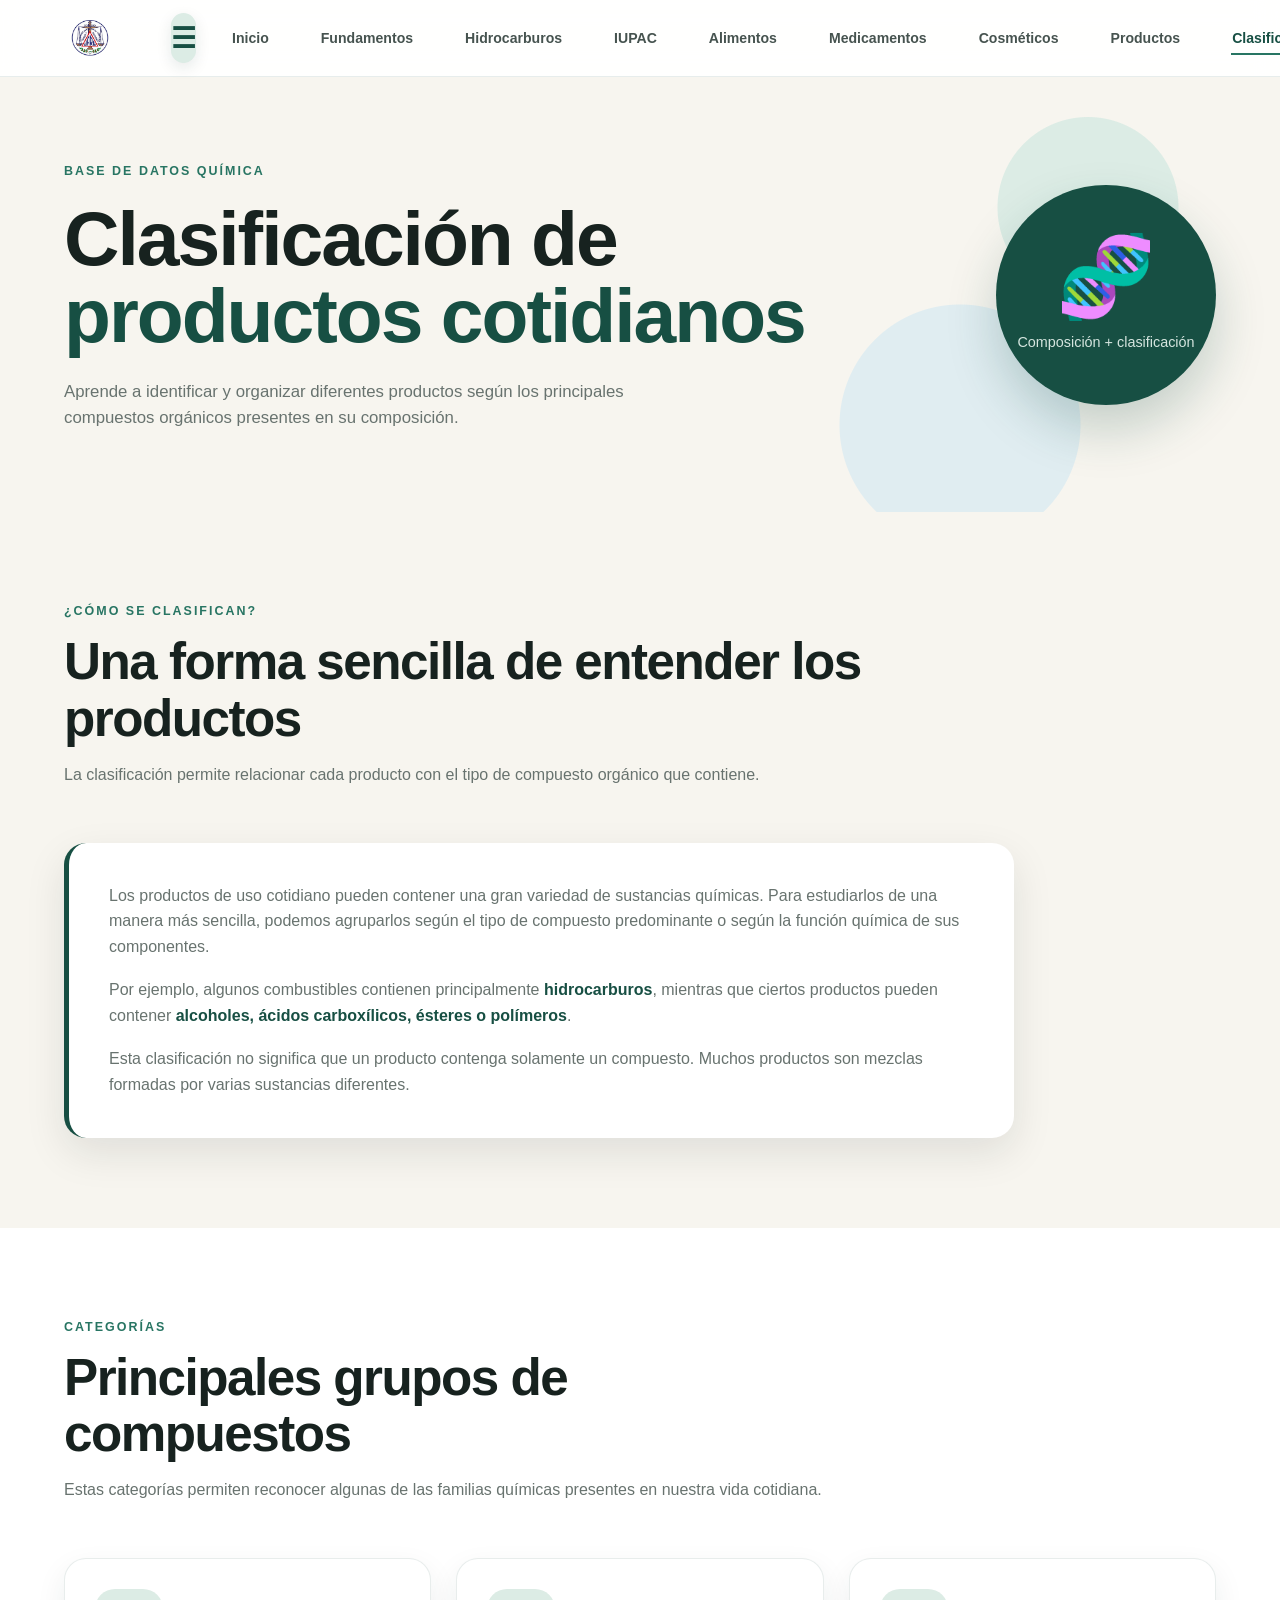
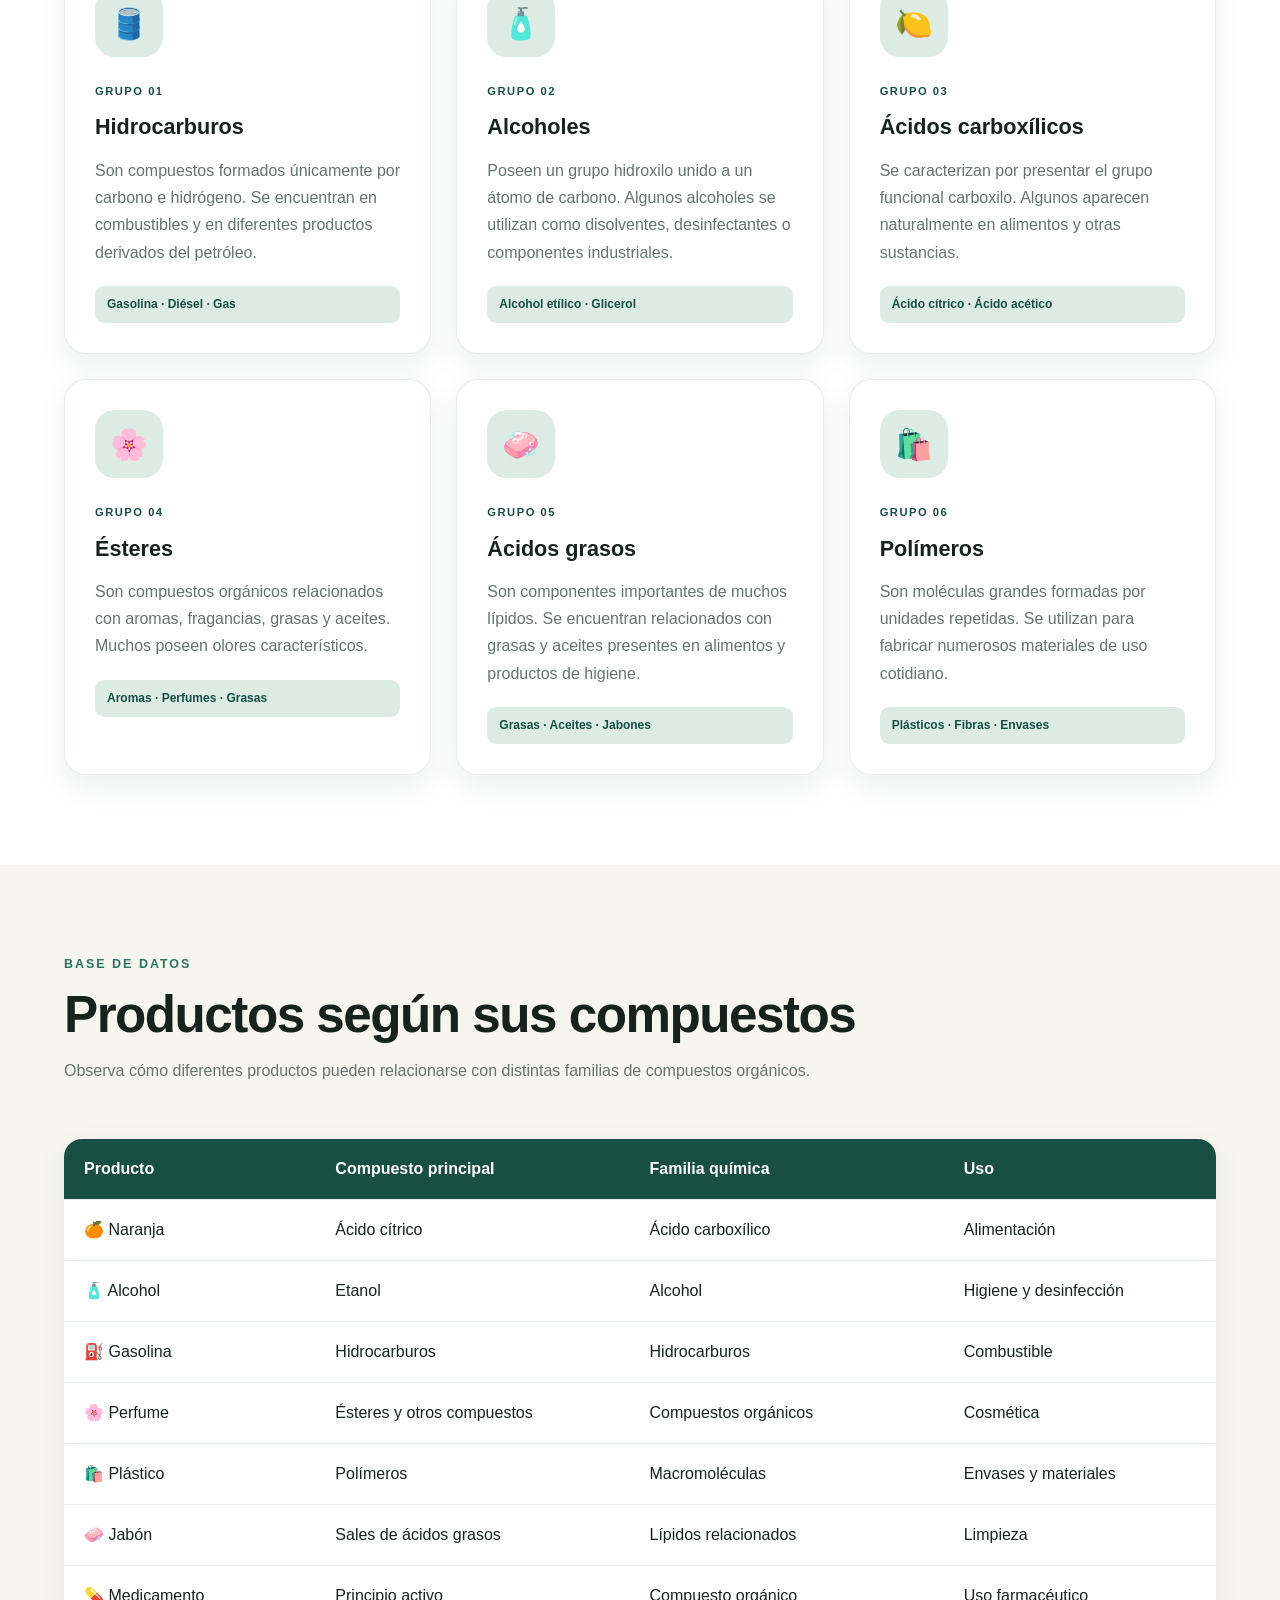
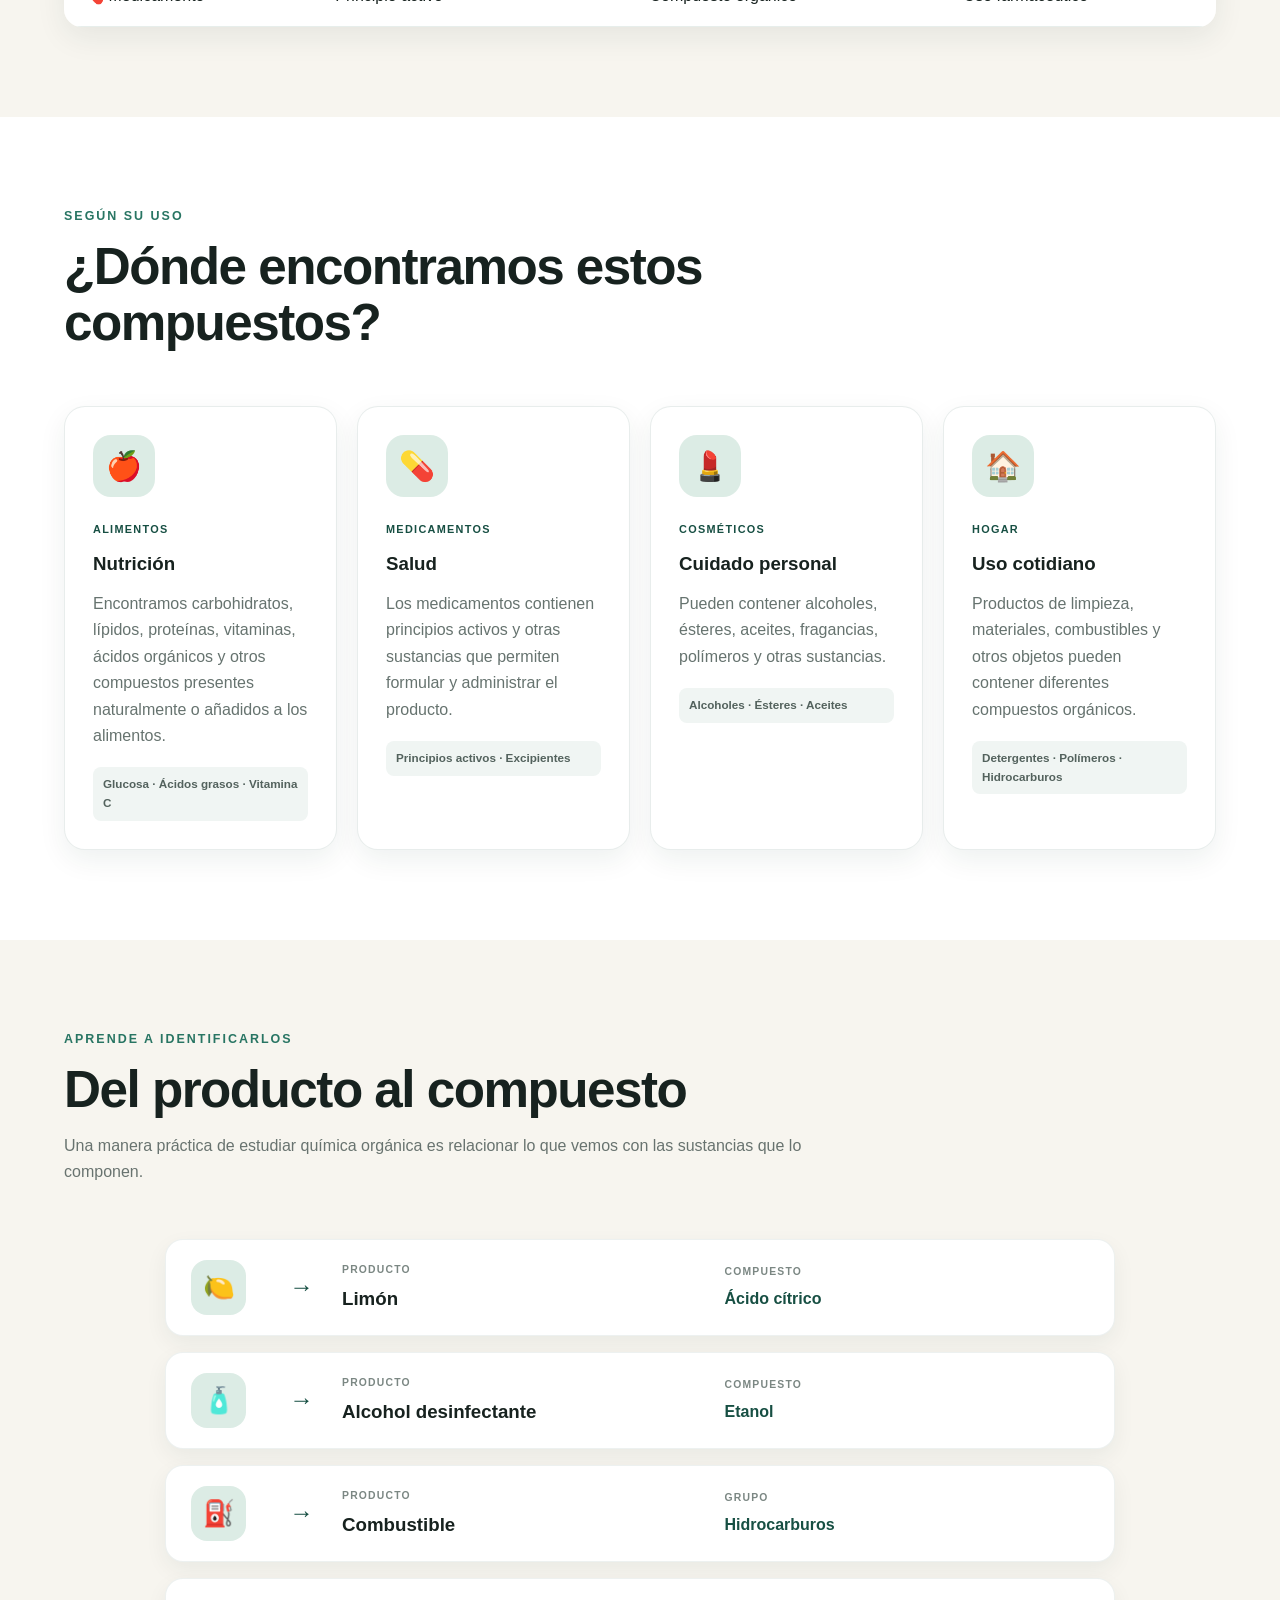
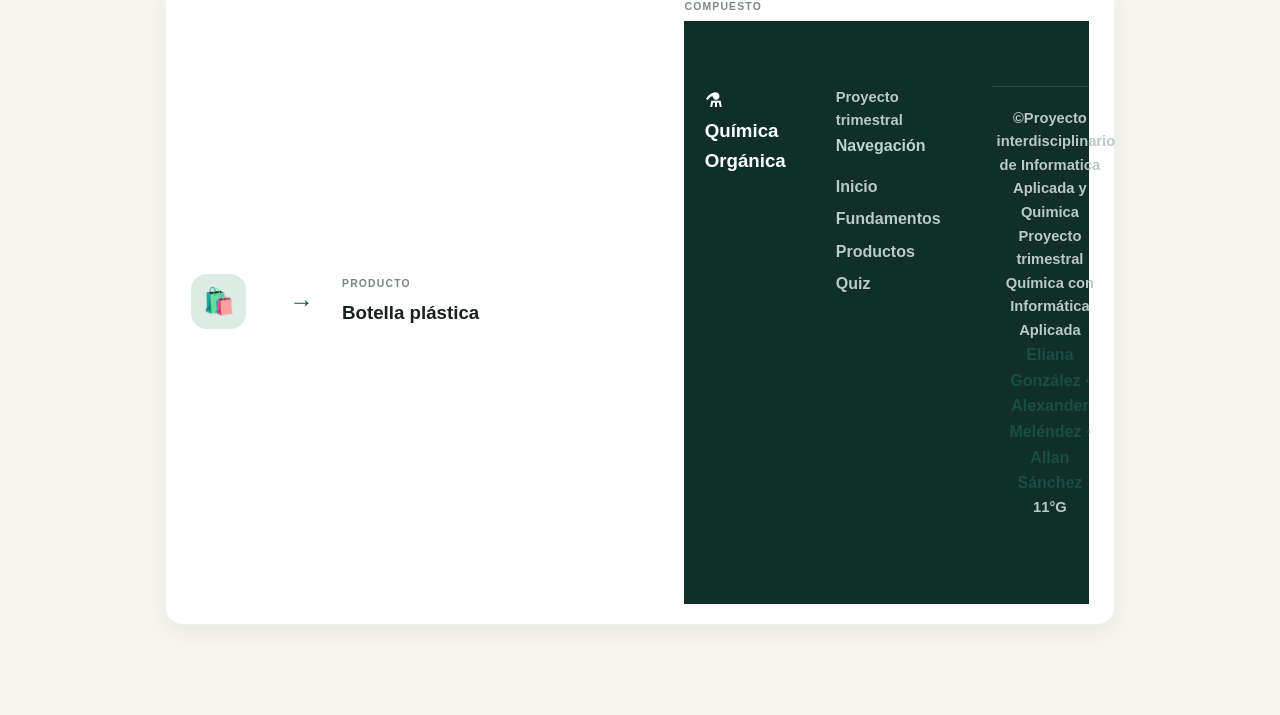
<file: clasificacion.html>
<!DOCTYPE html>
<html lang="es">

<head>

    <meta charset="UTF-8">

    <meta name="viewport" content="width=device-width, initial-scale=1.0">

    <meta name="description"
        content="Clasificación de productos cotidianos según sus compuestos orgánicos.">

    <title>Clasificación | Química Orgánica</title>

    <link rel="stylesheet" href="style.css">

</head>


<body>

<header class="header">

    <nav class="navbar">

        <a href="index.html" class="logo">
    <img src="dos.png" alt="Logo del Colegio José Antonio Remón Cantera">
</a>


        <button class="menu-btn" id="menuBtn">
            ☰
        </button>


        <ul class="nav-menu" id="navMenu">

            <li>
                <a href="index.html">
                    Inicio
                </a>
            </li>

            <li>
                <a href="fundamentos.html">
                    Fundamentos
                </a>
            </li>

            <li>
                <a href="hidrocarburos.html">
                    Hidrocarburos
                </a>
            </li>

            <li>
                <a href="nomenclatura.html">
                    IUPAC
                </a>
            </li>

            <li>
                <a href="alimentos.html">
                    Alimentos
                </a>
            </li>

            <li>
                <a href="medicamentos.html">
                    Medicamentos
                </a>
            </li>

            <li>
                <a href="cosmeticos.html">
                    Cosméticos
                </a>
            </li>

            <li>
                <a href="productos.html">
                    Productos
                </a>
            </li>

            <li>
                <a href="clasificacion.html" class="active">
                    Clasificación
                </a>
            </li>

            <li>
                <a href="actividades.html">
                    Quiz
                </a>
            </li>

        </ul>

    </nav>

</header>


<main>


<!-- =====================================================
     HERO
====================================================== -->

<section class="page-hero">

    <div>

        <p class="hero-tag">
            BASE DE DATOS QUÍMICA
        </p>

        <h1>
            Clasificación de
            <span>productos cotidianos</span>
        </h1>

        <p>
            Aprende a identificar y organizar diferentes productos
            según los principales compuestos orgánicos presentes
            en su composición.
        </p>

    </div>


    <div class="page-hero-symbol">

        <span>
            🧬
        </span>

        <small>
            Composición + clasificación
        </small>

    </div>

</section>


<!-- =====================================================
     INTRODUCCIÓN
====================================================== -->

<section class="content-section">

    <div class="section-title">

        <p>
            ¿CÓMO SE CLASIFICAN?
        </p>

        <h2>
            Una forma sencilla de entender los productos
        </h2>

        <span>
            La clasificación permite relacionar cada producto
            con el tipo de compuesto orgánico que contiene.
        </span>

    </div>


    <div class="text-card">

        <p>
            Los productos de uso cotidiano pueden contener una gran
            variedad de sustancias químicas. Para estudiarlos de una
            manera más sencilla, podemos agruparlos según el tipo de
            compuesto predominante o según la función química de
            sus componentes.
        </p>

        <p>
            Por ejemplo, algunos combustibles contienen principalmente
            <strong>hidrocarburos</strong>, mientras que ciertos
            productos pueden contener <strong>alcoholes, ácidos
            carboxílicos, ésteres o polímeros</strong>.
        </p>

        <p>
            Esta clasificación no significa que un producto contenga
            solamente un compuesto. Muchos productos son mezclas
            formadas por varias sustancias diferentes.
        </p>

    </div>

</section>


<!-- =====================================================
     CATEGORÍAS PRINCIPALES
====================================================== -->

<section class="content-section light-section">

    <div class="section-title">

        <p>
            CATEGORÍAS
        </p>

        <h2>
            Principales grupos de compuestos
        </h2>

        <span>
            Estas categorías permiten reconocer algunas de las
            familias químicas presentes en nuestra vida cotidiana.
        </span>

    </div>


    <div class="classification-main-grid">


        <article class="classification-main-card">

            <div class="classification-icon">
                🛢️
            </div>

            <span>
                GRUPO 01
            </span>

            <h3>
                Hidrocarburos
            </h3>

            <p>
                Son compuestos formados únicamente por carbono e
                hidrógeno. Se encuentran en combustibles y en
                diferentes productos derivados del petróleo.
            </p>

            <div class="classification-products">
                Gasolina · Diésel · Gas
            </div>

        </article>


        <article class="classification-main-card">

            <div class="classification-icon">
                🧴
            </div>

            <span>
                GRUPO 02
            </span>

            <h3>
                Alcoholes
            </h3>

            <p>
                Poseen un grupo hidroxilo unido a un átomo de carbono.
                Algunos alcoholes se utilizan como disolventes,
                desinfectantes o componentes industriales.
            </p>

            <div class="classification-products">
                Alcohol etílico · Glicerol
            </div>

        </article>


        <article class="classification-main-card">

            <div class="classification-icon">
                🍋
            </div>

            <span>
                GRUPO 03
            </span>

            <h3>
                Ácidos carboxílicos
            </h3>

            <p>
                Se caracterizan por presentar el grupo funcional
                carboxilo. Algunos aparecen naturalmente en
                alimentos y otras sustancias.
            </p>

            <div class="classification-products">
                Ácido cítrico · Ácido acético
            </div>

        </article>


        <article class="classification-main-card">

            <div class="classification-icon">
                🌸
            </div>

            <span>
                GRUPO 04
            </span>

            <h3>
                Ésteres
            </h3>

            <p>
                Son compuestos orgánicos relacionados con aromas,
                fragancias, grasas y aceites. Muchos poseen olores
                característicos.
            </p>

            <div class="classification-products">
                Aromas · Perfumes · Grasas
            </div>

        </article>


        <article class="classification-main-card">

            <div class="classification-icon">
                🧼
            </div>

            <span>
                GRUPO 05
            </span>

            <h3>
                Ácidos grasos
            </h3>

            <p>
                Son componentes importantes de muchos lípidos.
                Se encuentran relacionados con grasas y aceites
                presentes en alimentos y productos de higiene.
            </p>

            <div class="classification-products">
                Grasas · Aceites · Jabones
            </div>

        </article>


        <article class="classification-main-card">

            <div class="classification-icon">
                🛍️
            </div>

            <span>
                GRUPO 06
            </span>

            <h3>
                Polímeros
            </h3>

            <p>
                Son moléculas grandes formadas por unidades repetidas.
                Se utilizan para fabricar numerosos materiales de
                uso cotidiano.
            </p>

            <div class="classification-products">
                Plásticos · Fibras · Envases
            </div>

        </article>

    </div>

</section>

  <!-- =====================================================
     TABLA DE CLASIFICACIÓN
====================================================== -->

<section class="content-section">

    <div class="section-title">

        <p>
            BASE DE DATOS
        </p>

        <h2>
            Productos según sus compuestos
        </h2>

        <span>
            Observa cómo diferentes productos pueden relacionarse
            con distintas familias de compuestos orgánicos.
        </span>

    </div>


    <div class="classification-table">

        <div class="classification-table-row classification-table-header">

            <div>
                Producto
            </div>

            <div>
                Compuesto principal
            </div>

            <div>
                Familia química
            </div>

            <div>
                Uso
            </div>

        </div>


        <div class="classification-table-row">

            <div>
                🍊 Naranja
            </div>

            <div>
                Ácido cítrico
            </div>

            <div>
                Ácido carboxílico
            </div>

            <div>
                Alimentación
            </div>

        </div>


        <div class="classification-table-row">

            <div>
                🧴 Alcohol
            </div>

            <div>
                Etanol
            </div>

            <div>
                Alcohol
            </div>

            <div>
                Higiene y desinfección
            </div>

        </div>


        <div class="classification-table-row">

            <div>
                ⛽ Gasolina
            </div>

            <div>
                Hidrocarburos
            </div>

            <div>
                Hidrocarburos
            </div>

            <div>
                Combustible
            </div>

        </div>


        <div class="classification-table-row">

            <div>
                🌸 Perfume
            </div>

            <div>
                Ésteres y otros compuestos
            </div>

            <div>
                Compuestos orgánicos
            </div>

            <div>
                Cosmética
            </div>

        </div>


        <div class="classification-table-row">

            <div>
                🛍️ Plástico
            </div>

            <div>
                Polímeros
            </div>

            <div>
                Macromoléculas
            </div>

            <div>
                Envases y materiales
            </div>

        </div>


        <div class="classification-table-row">

            <div>
                🧼 Jabón
            </div>

            <div>
                Sales de ácidos grasos
            </div>

            <div>
                Lípidos relacionados
            </div>

            <div>
                Limpieza
            </div>

        </div>


        <div class="classification-table-row">

            <div>
                💊 Medicamento
            </div>

            <div>
                Principio activo
            </div>

            <div>
                Compuesto orgánico
            </div>

            <div>
                Uso farmacéutico
            </div>

        </div>

    </div>

</section>


<!-- =====================================================
     CLASIFICACIÓN POR USO
====================================================== -->

<section class="content-section light-section">

    <div class="section-title">

        <p>
            SEGÚN SU USO
        </p>

        <h2>
            ¿Dónde encontramos estos compuestos?
        </h2>

    </div>


    <div class="use-category-grid">


        <article class="use-category-card">

            <div class="use-category-icon">
                🍎
            </div>

            <span>
                ALIMENTOS
            </span>

            <h3>
                Nutrición
            </h3>

            <p>
                Encontramos carbohidratos, lípidos, proteínas,
                vitaminas, ácidos orgánicos y otros compuestos
                presentes naturalmente o añadidos a los alimentos.
            </p>

            <div class="category-examples">
                Glucosa · Ácidos grasos · Vitamina C
            </div>

        </article>


        <article class="use-category-card">

            <div class="use-category-icon">
                💊
            </div>

            <span>
                MEDICAMENTOS
            </span>

            <h3>
                Salud
            </h3>

            <p>
                Los medicamentos contienen principios activos y
                otras sustancias que permiten formular y administrar
                el producto.
            </p>

            <div class="category-examples">
                Principios activos · Excipientes
            </div>

        </article>


        <article class="use-category-card">

            <div class="use-category-icon">
                💄
            </div>

            <span>
                COSMÉTICOS
            </span>

            <h3>
                Cuidado personal
            </h3>

            <p>
                Pueden contener alcoholes, ésteres, aceites,
                fragancias, polímeros y otras sustancias.
            </p>

            <div class="category-examples">
                Alcoholes · Ésteres · Aceites
            </div>

        </article>


        <article class="use-category-card">

            <div class="use-category-icon">
                🏠
            </div>

            <span>
                HOGAR
            </span>

            <h3>
                Uso cotidiano
            </h3>

            <p>
                Productos de limpieza, materiales, combustibles
                y otros objetos pueden contener diferentes
                compuestos orgánicos.
            </p>

            <div class="category-examples">
                Detergentes · Polímeros · Hidrocarburos
            </div>

        </article>

    </div>

</section>


<!-- =====================================================
     EJEMPLOS DE IDENTIFICACIÓN
====================================================== -->

<section class="content-section">

    <div class="section-title">

        <p>
            APRENDE A IDENTIFICARLOS
        </p>

        <h2>
            Del producto al compuesto
        </h2>

        <span>
            Una manera práctica de estudiar química orgánica
            es relacionar lo que vemos con las sustancias que
            lo componen.
        </span>

    </div>


    <div class="identification-list">


        <div class="identification-item">

            <div class="identification-product">
                🍋
            </div>

            <div class="identification-arrow">
                →
            </div>

            <div class="identification-info">

                <span>
                    PRODUCTO
                </span>

                <h3>
                    Limón
                </h3>

            </div>

            <div class="identification-result">

                <span>
                    COMPUESTO
                </span>

                <strong>
                    Ácido cítrico
                </strong>

            </div>

        </div>


        <div class="identification-item">

            <div class="identification-product">
                🧴
            </div>

            <div class="identification-arrow">
                →
            </div>

            <div class="identification-info">

                <span>
                    PRODUCTO
                </span>

                <h3>
                    Alcohol desinfectante
                </h3>

            </div>

            <div class="identification-result">

                <span>
                    COMPUESTO
                </span>

                <strong>
                    Etanol
                </strong>

            </div>

        </div>


        <div class="identification-item">

            <div class="identification-product">
                ⛽
            </div>

            <div class="identification-arrow">
                →
            </div>

            <div class="identification-info">

                <span>
                    PRODUCTO
                </span>

                <h3>
                    Combustible
                </h3>

            </div>

            <div class="identification-result">

                <span>
                    GRUPO
                </span>

                <strong>
                    Hidrocarburos
                </strong>

            </div>

        </div>


        <div class="identification-item">

            <div class="identification-product">
                🛍️
            </div>

            <div class="identification-arrow">
                →
            </div>

            <div class="identification-info">

                <span>
                    PRODUCTO
                </span>

                <h3>
                    Botella plástica
                </h3>

            </div>

            <div class="identification-result">

                <span>
                    COMPUESTO
                </span>

                <strong>
                        <!-- =========================
         FOOTER
    ========================== -->

    <footer class="footer">

        <div class="footer-content">

            <div>

                <h3>
                    ⚗ Química Orgánica
                </h3>

            </div>


            <div>

                <div class="project-info">

    <p>
        Proyecto trimestral
    </p

</div>

            </div>


            <div>

                <h4>
                    Navegación
                </h4>

                <a href="index.html">
                    Inicio
                </a>

                <a href="fundamentos.html">
                    Fundamentos
                </a>

                <a href="productos.html">
                    Productos
                </a>

                <a href="actividades.html">
                    Quiz
                </a>

            </div>

        </div>

    

        <div class="footer-bottom">

            <p>
                ©Proyecto interdisciplinario de Informatica Aplicada y Quimica
            </p>

          <div class="project-info">

    <p>
        Proyecto trimestral
    </p>

    <p>
        Química con Informática Aplicada
    </p>

    <p>
        <strong>
            Eliana González · Alexander Meléndez · Allan Sánchez
        </strong>
    </p>

    <p>
        11°G
    </p>

          </div>

        </div>

    </footer>


    <!-- JavaScript -->

    <script src="script.js"></script>
</body>

                </html>
                </strong>

            </div>

        </div>

    </div>

</section>

  </main>
<script src="script.js"></script>
</body>
</html>
</file>
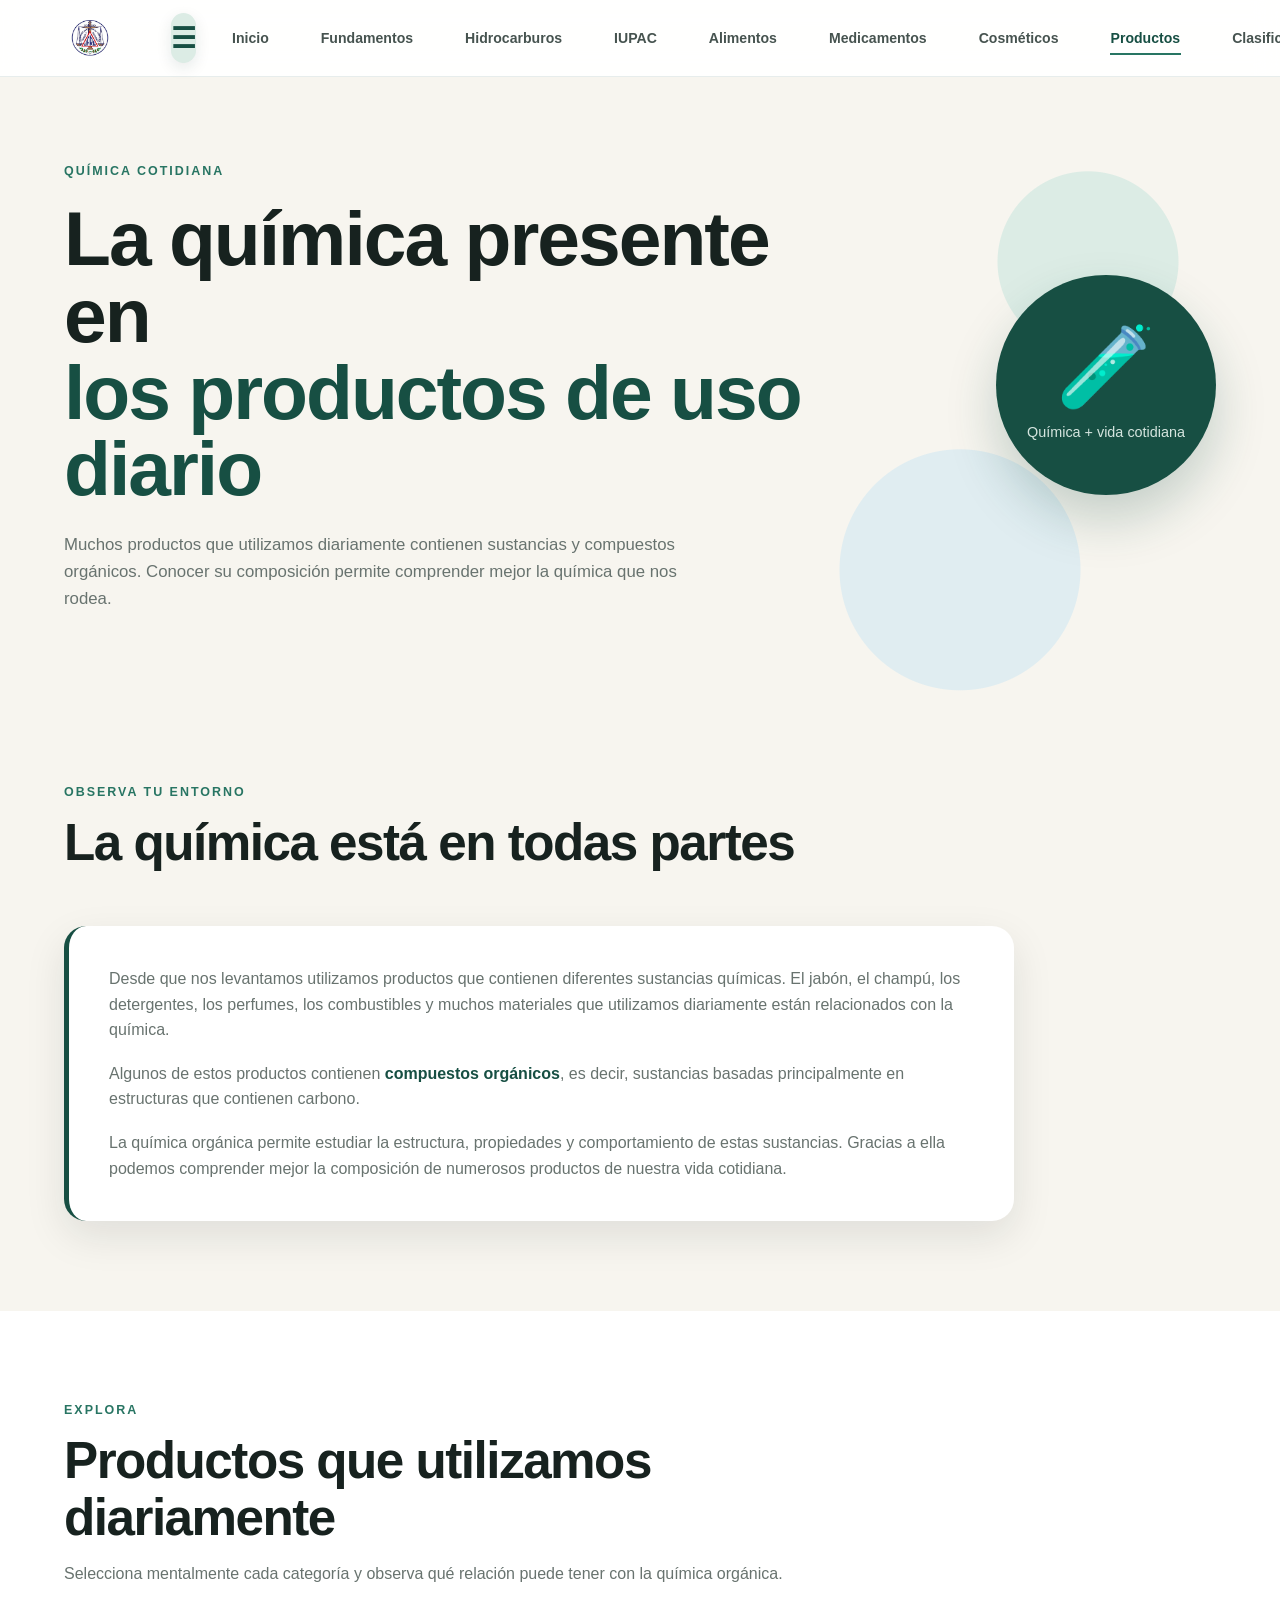
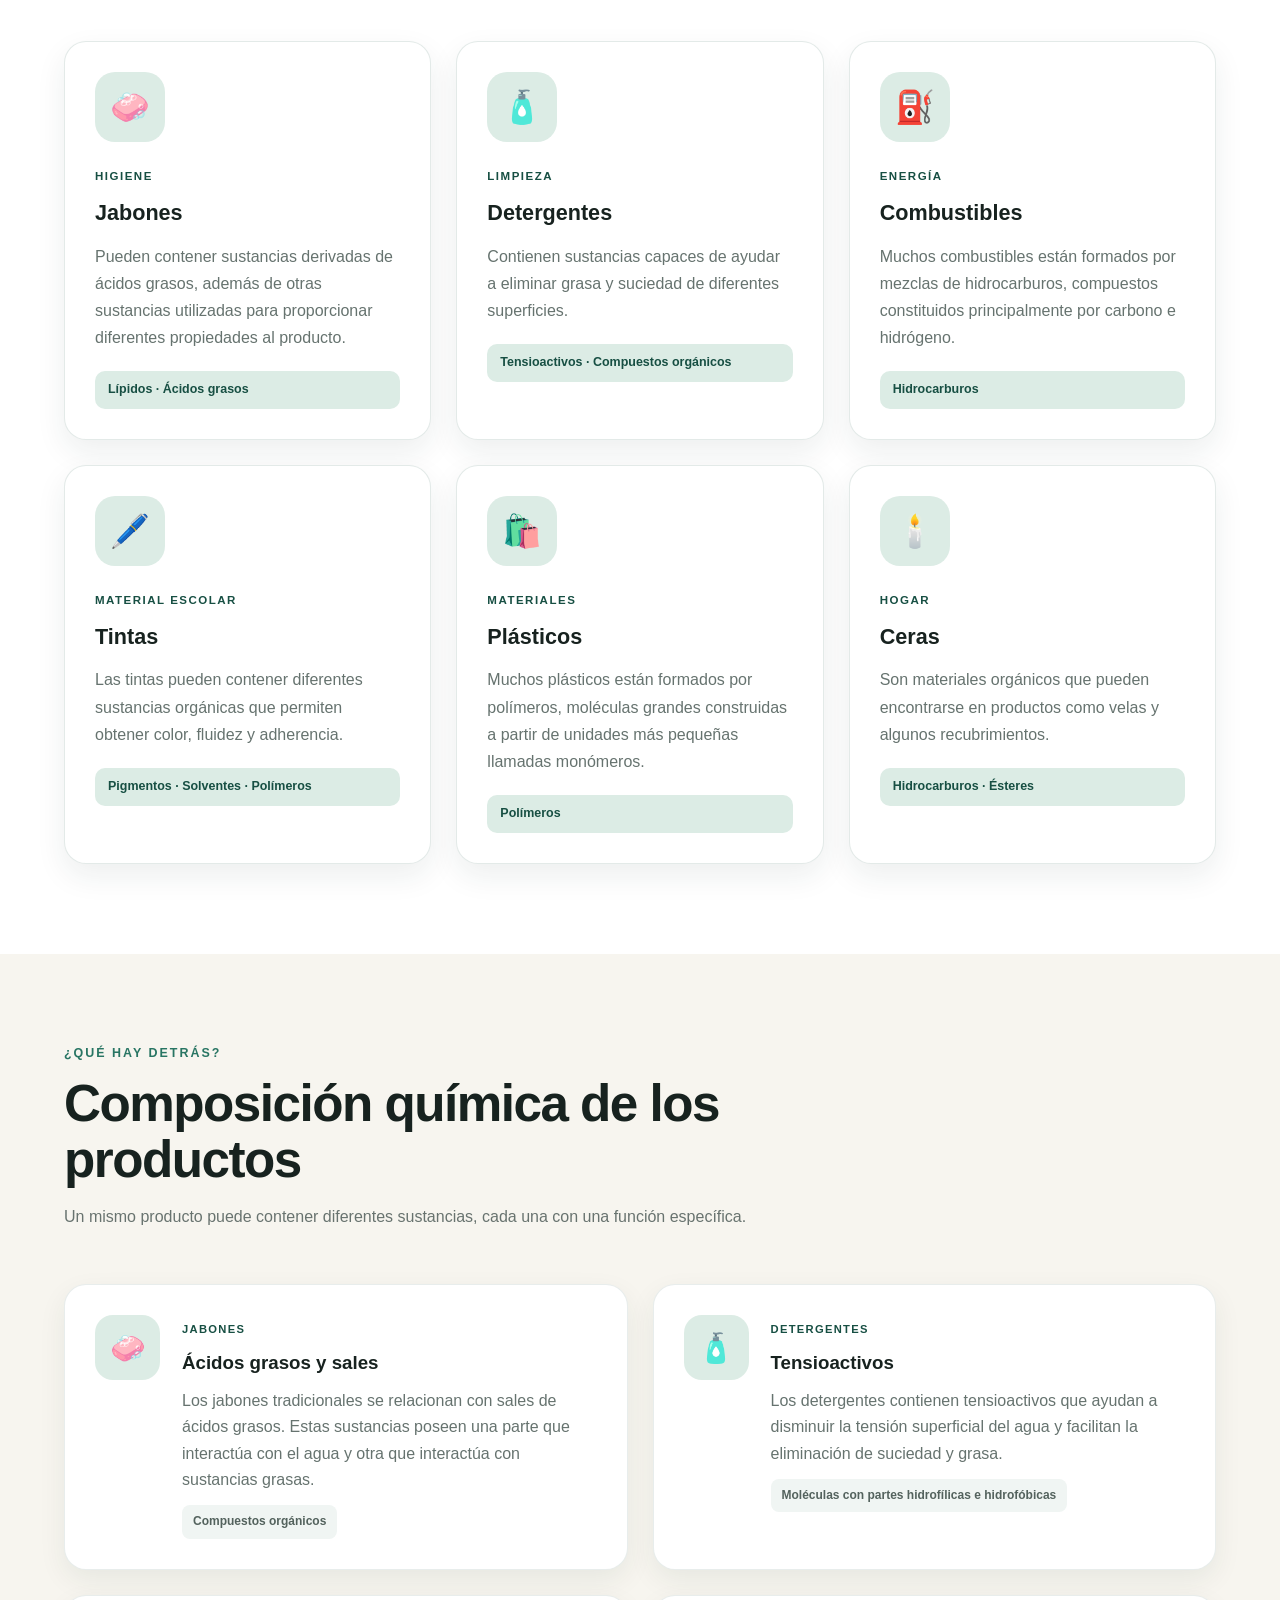
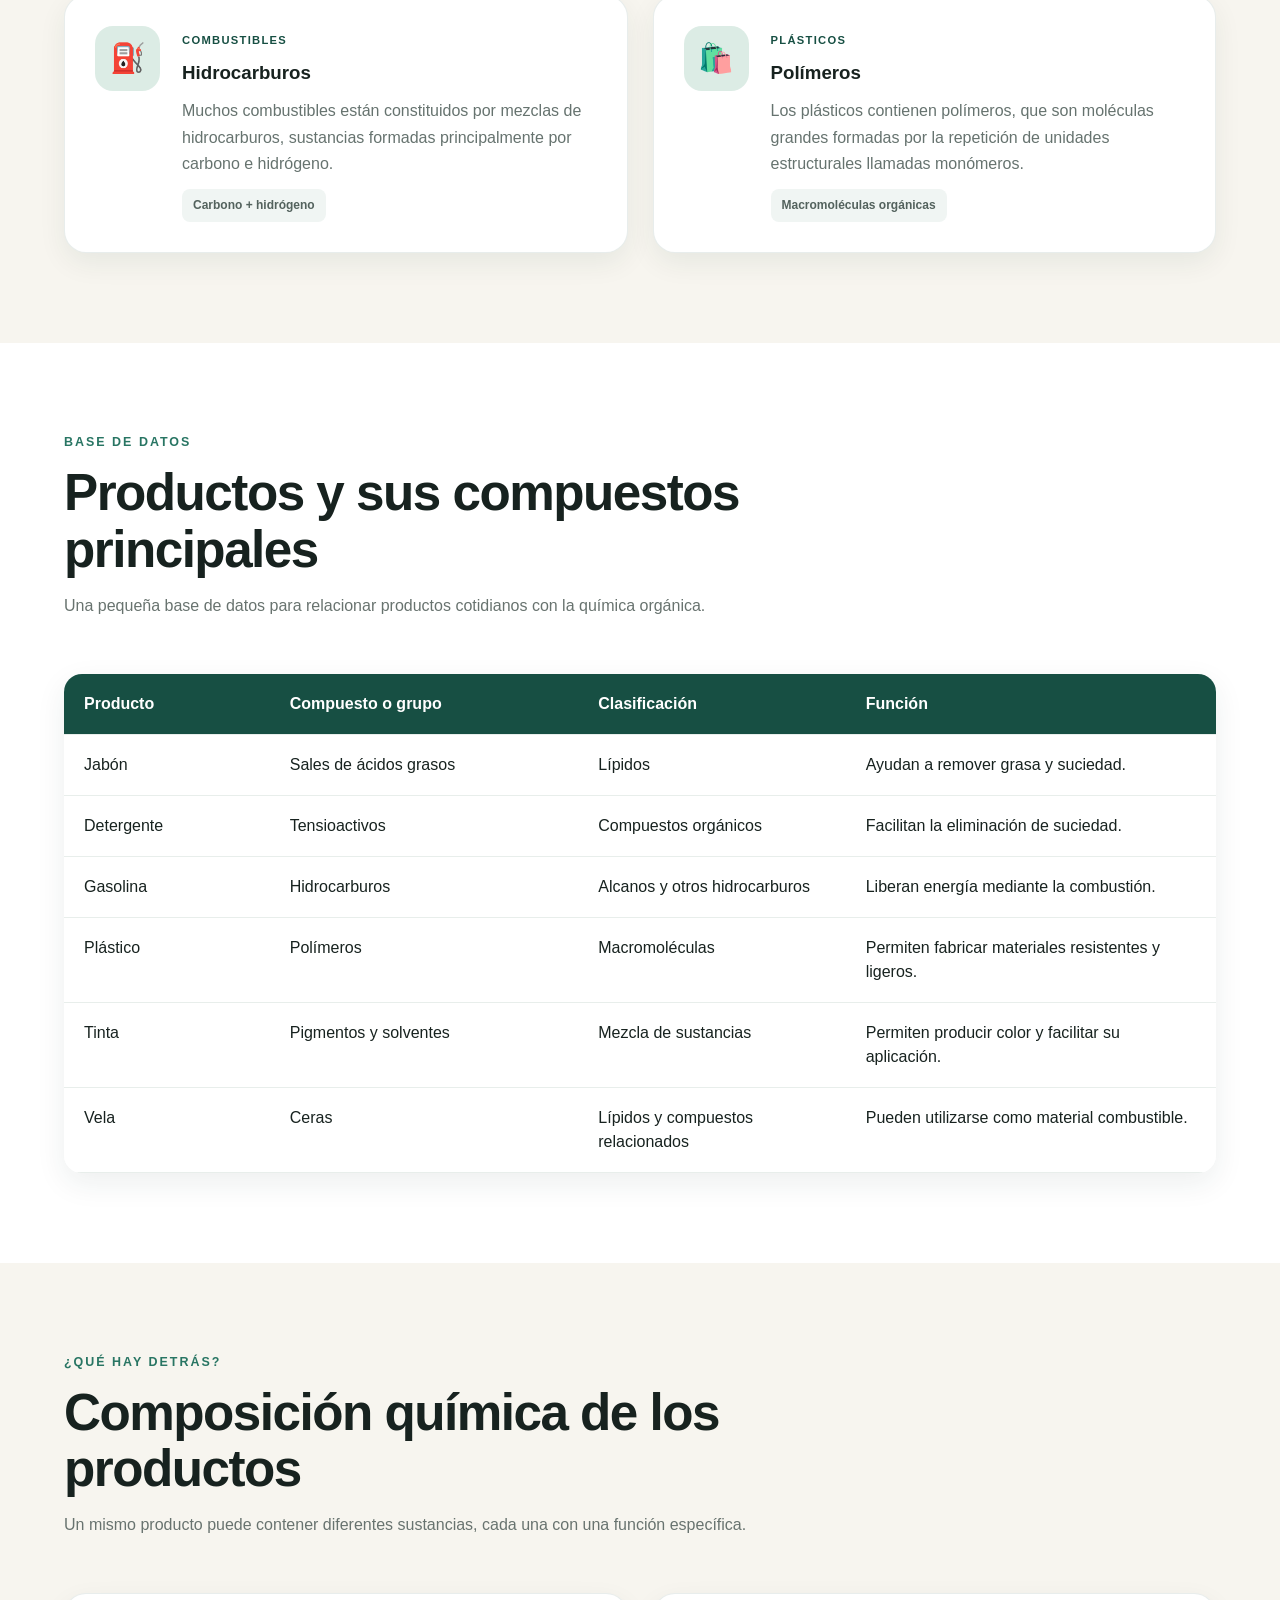
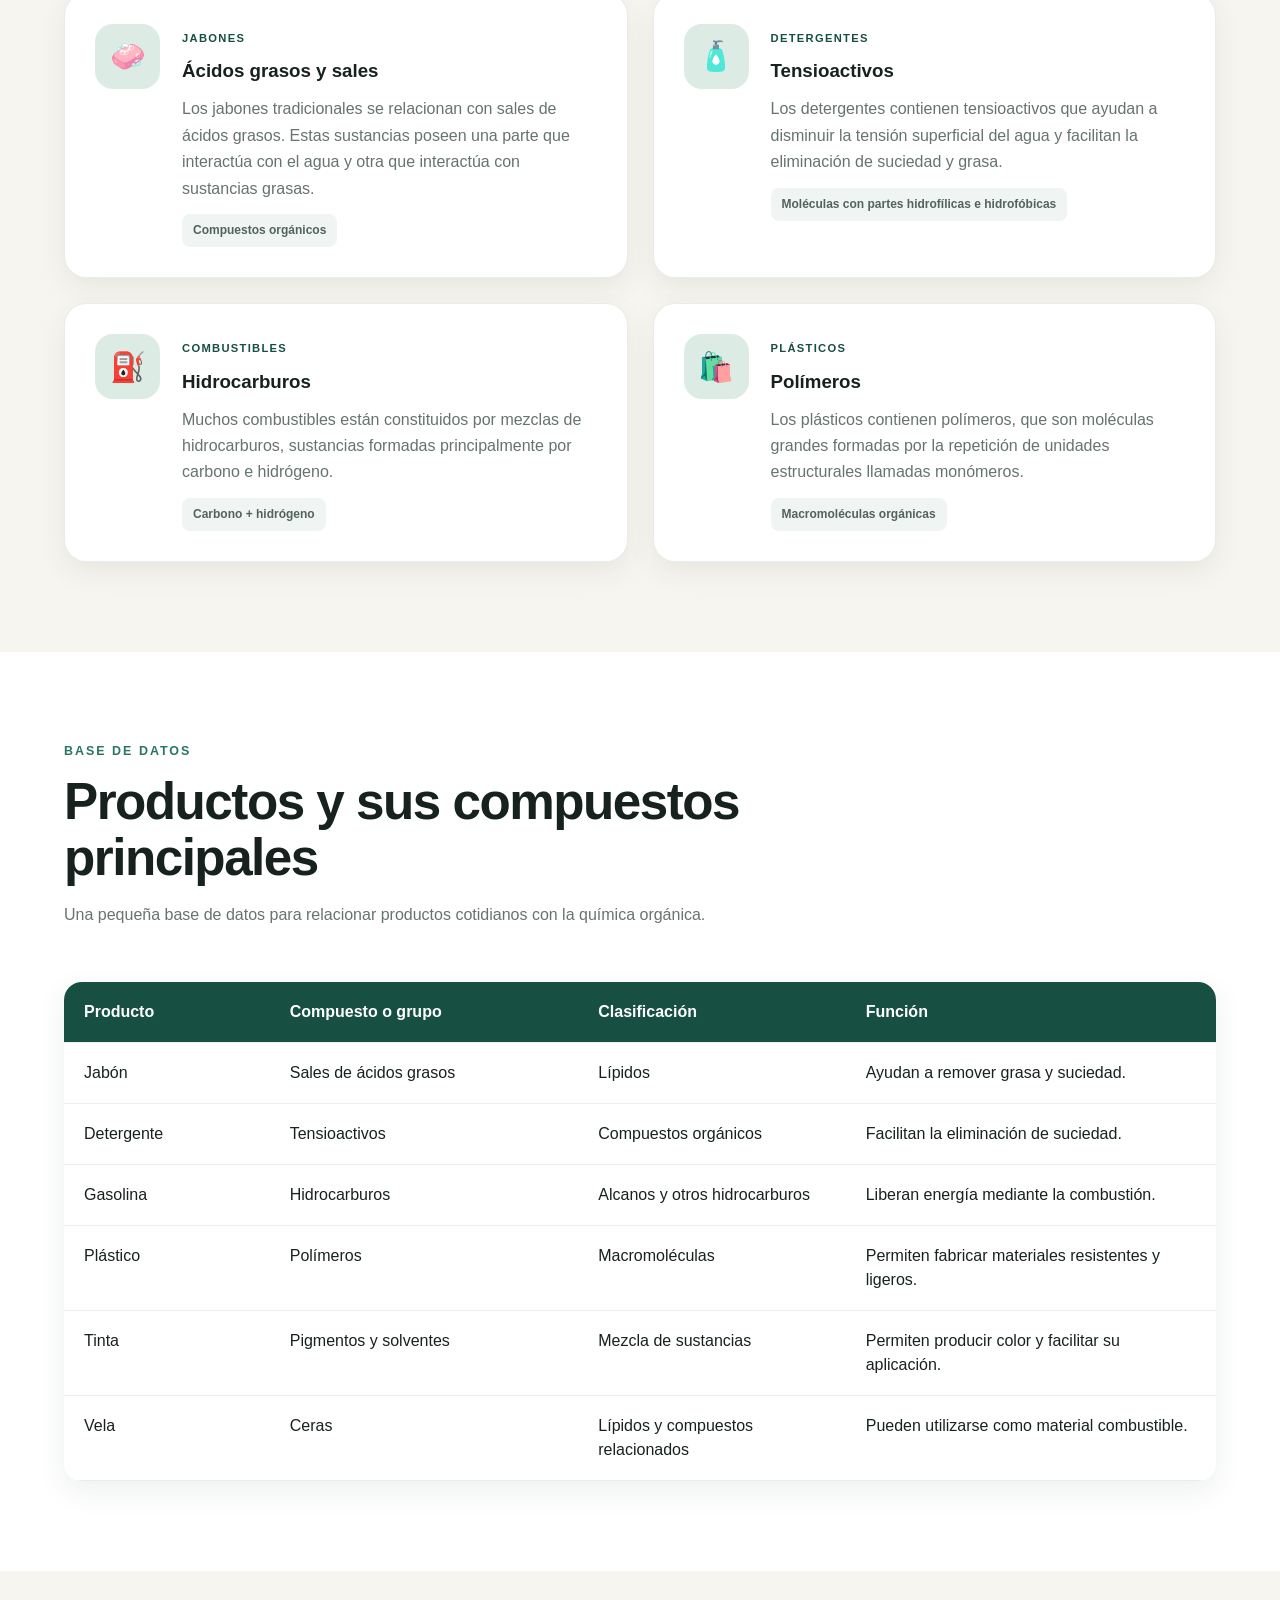
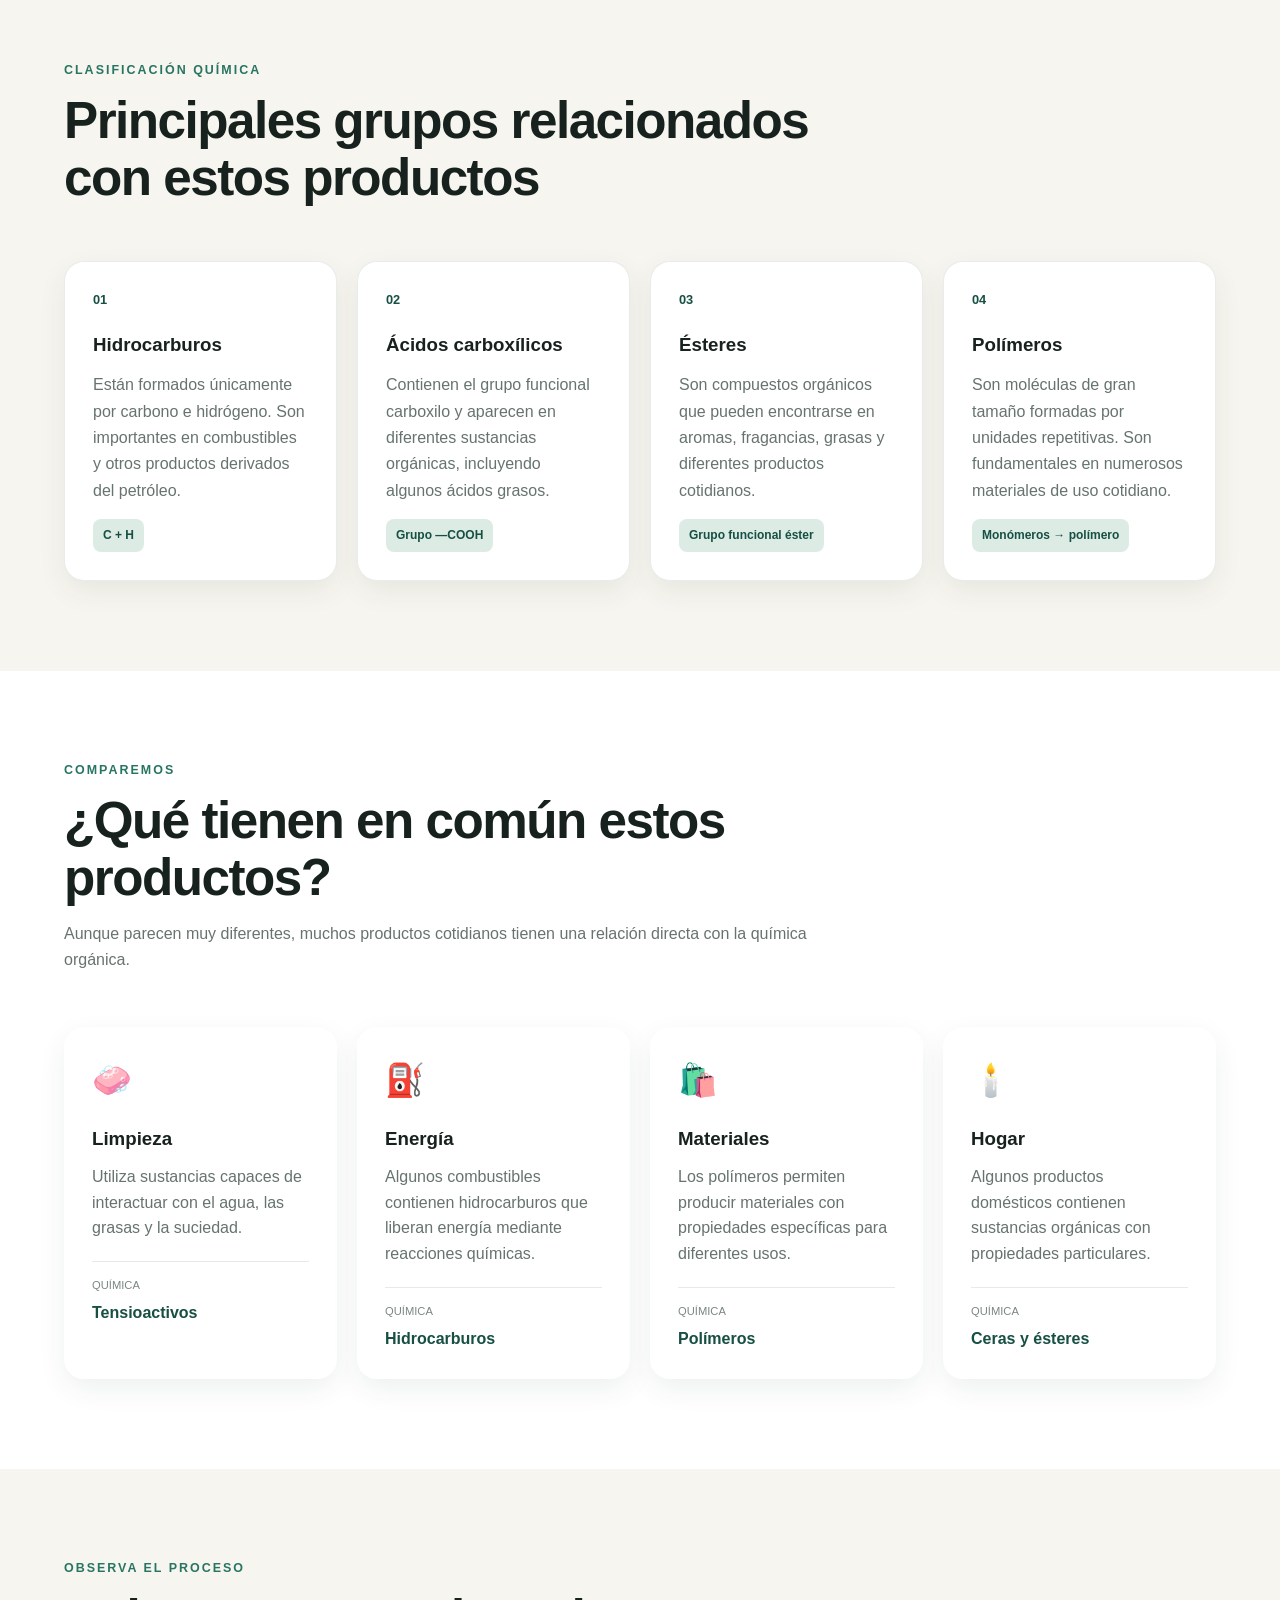
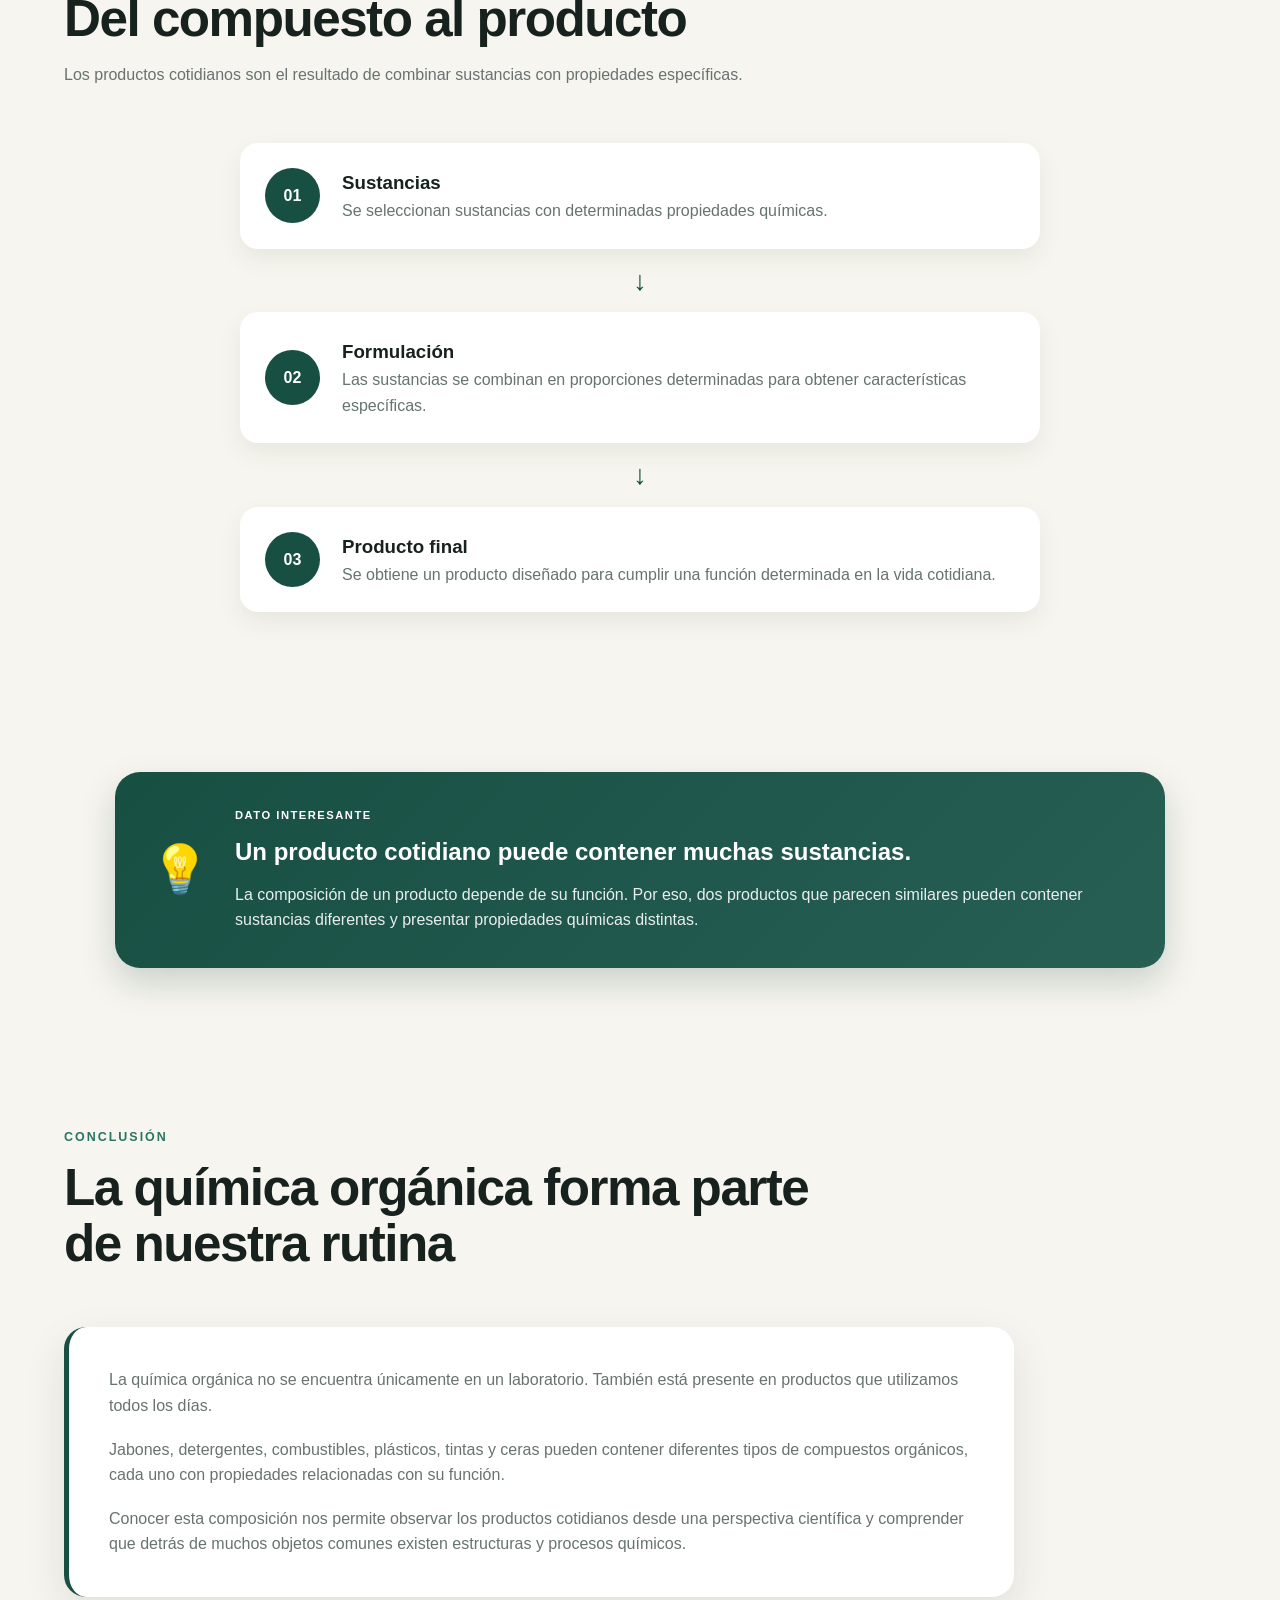
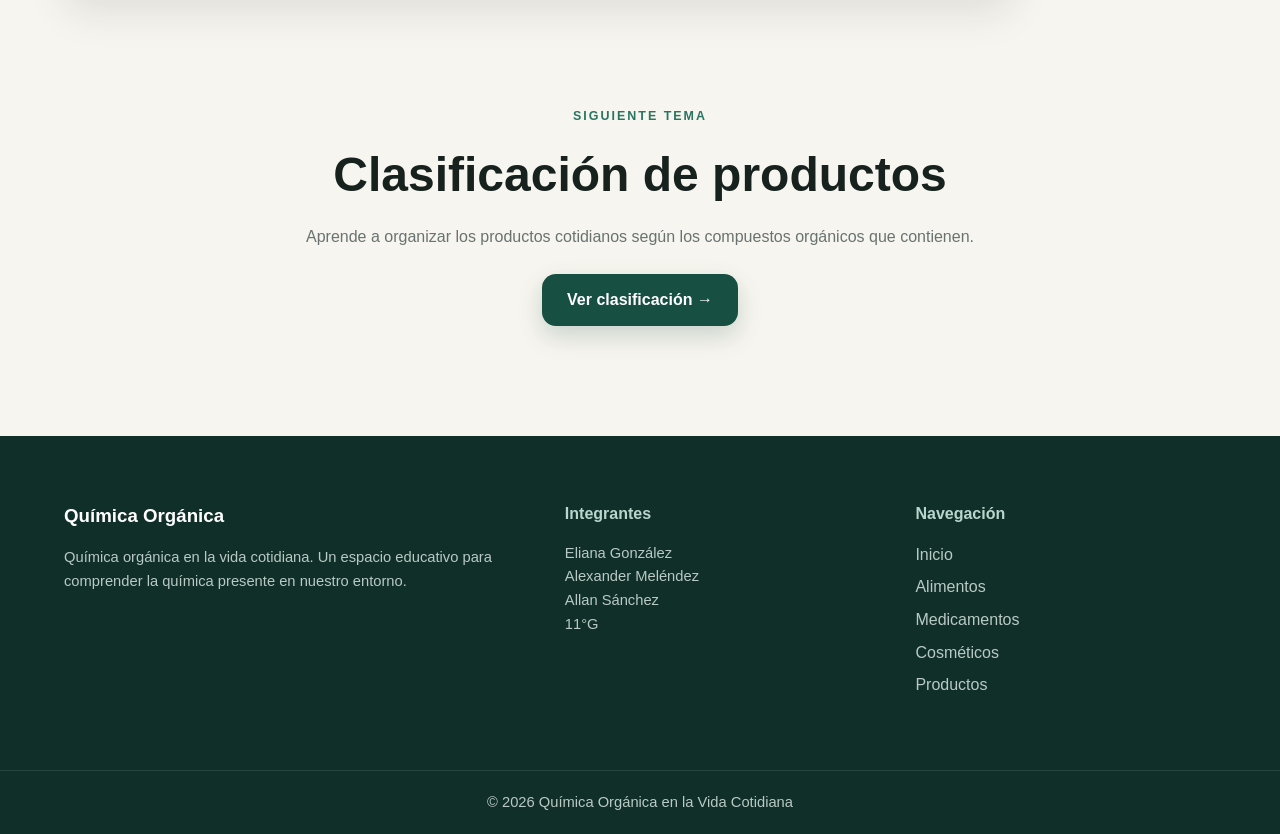
<file: cosmeticos.html>
<!DOCTYPE html>
<html lang="es">

<head>

    <meta charset="UTF-8">

    <meta name="viewport" content="width=device-width, initial-scale=1.0">

    <meta name="description"
        content="Descubre los compuestos orgánicos presentes en productos de uso cotidiano.">

    <title>Productos de uso diario | Química Orgánica</title>

    <link rel="stylesheet" href="style.css">

</head>


<body>

<header class="header">

    <nav class="navbar">

        <a href="index.html" class="logo">
    <img src="dos.png" alt="Logo del Colegio José Antonio Remón Cantera">
        </a>


        <button class="menu-btn" id="menuBtn">
            ☰
        </button>


        <ul class="nav-menu" id="navMenu">

            <li>
                <a href="index.html">
                    Inicio
                </a>
            </li>

            <li>
                <a href="fundamentos.html">
                    Fundamentos
                </a>
            </li>

            <li>
                <a href="hidrocarburos.html">
                    Hidrocarburos
                </a>
            </li>

            <li>
                <a href="nomenclatura.html">
                    IUPAC
                </a>
            </li>

            <li>
                <a href="alimentos.html">
                    Alimentos
                </a>
            </li>

            <li>
                <a href="medicamentos.html">
                    Medicamentos
                </a>
            </li>

            <li>
                <a href="cosmeticos.html">
                    Cosméticos
                </a>
            </li>

            <li>
                <a href="productos.html" class="active">
                    Productos
                </a>
            </li>

            <li>
                <a href="clasificacion.html">
                    Clasificación
                </a>
            </li>

            <li>
                <a href="actividades.html">
                    Quiz
                </a>
            </li>

        </ul>

    </nav>

</header>


<main>


<!-- =====================================================
     HERO
====================================================== -->

<section class="page-hero">

    <div>

        <p class="hero-tag">
            QUÍMICA COTIDIANA
        </p>

        <h1>
            La química presente en
            <span>los productos de uso diario</span>
        </h1>

        <p>
            Muchos productos que utilizamos diariamente contienen
            sustancias y compuestos orgánicos. Conocer su composición
            permite comprender mejor la química que nos rodea.
        </p>

    </div>


    <div class="page-hero-symbol">

        <span>
            🧪
        </span>

        <small>
            Química + vida cotidiana
        </small>

    </div>

</section>


<!-- =====================================================
     INTRODUCCIÓN
====================================================== -->

<section class="content-section">

    <div class="section-title">

        <p>
            OBSERVA TU ENTORNO
        </p>

        <h2>
            La química está en todas partes
        </h2>

    </div>


    <div class="text-card">

        <p>
            Desde que nos levantamos utilizamos productos que contienen
            diferentes sustancias químicas. El jabón, el champú,
            los detergentes, los perfumes, los combustibles y muchos
            materiales que utilizamos diariamente están relacionados
            con la química.
        </p>

        <p>
            Algunos de estos productos contienen
            <strong>compuestos orgánicos</strong>, es decir,
            sustancias basadas principalmente en estructuras que
            contienen carbono.
        </p>

        <p>
            La química orgánica permite estudiar la estructura,
            propiedades y comportamiento de estas sustancias.
            Gracias a ella podemos comprender mejor la composición
            de numerosos productos de nuestra vida cotidiana.
        </p>

    </div>

</section>


<!-- =====================================================
     PRODUCTOS
====================================================== -->

<section class="content-section light-section">

    <div class="section-title">

        <p>
            EXPLORA
        </p>

        <h2>
            Productos que utilizamos diariamente
        </h2>

        <span>
            Selecciona mentalmente cada categoría y observa qué
            relación puede tener con la química orgánica.
        </span>

    </div>


    <div class="daily-products-grid">


        <article class="daily-product-card">

            <div class="daily-product-icon">
                🧼
            </div>

            <span>
                HIGIENE
            </span>

            <h3>
                Jabones
            </h3>

            <p>
                Pueden contener sustancias derivadas de ácidos grasos,
                además de otras sustancias utilizadas para proporcionar
                diferentes propiedades al producto.
            </p>

            <div class="product-tag">
                Lípidos · Ácidos grasos
            </div>

        </article>


        <article class="daily-product-card">

            <div class="daily-product-icon">
                🧴
            </div>

            <span>
                LIMPIEZA
            </span>

            <h3>
                Detergentes
            </h3>

            <p>
                Contienen sustancias capaces de ayudar a eliminar
                grasa y suciedad de diferentes superficies.
            </p>

            <div class="product-tag">
                Tensioactivos · Compuestos orgánicos
            </div>

        </article>


        <article class="daily-product-card">

            <div class="daily-product-icon">
                ⛽
            </div>

            <span>
                ENERGÍA
            </span>

            <h3>
                Combustibles
            </h3>

            <p>
                Muchos combustibles están formados por mezclas de
                hidrocarburos, compuestos constituidos principalmente
                por carbono e hidrógeno.
            </p>

            <div class="product-tag">
                Hidrocarburos
            </div>

        </article>


        <article class="daily-product-card">

            <div class="daily-product-icon">
                🖊️
            </div>

            <span>
                MATERIAL ESCOLAR
            </span>

            <h3>
                Tintas
            </h3>

            <p>
                Las tintas pueden contener diferentes sustancias
                orgánicas que permiten obtener color, fluidez
                y adherencia.
            </p>

            <div class="product-tag">
                Pigmentos · Solventes · Polímeros
            </div>

        </article>


        <article class="daily-product-card">

            <div class="daily-product-icon">
                🛍️
            </div>

            <span>
                MATERIALES
            </span>

            <h3>
                Plásticos
            </h3>

            <p>
                Muchos plásticos están formados por polímeros,
                moléculas grandes construidas a partir de unidades
                más pequeñas llamadas monómeros.
            </p>

            <div class="product-tag">
                Polímeros
            </div>

        </article>


        <article class="daily-product-card">

            <div class="daily-product-icon">
                🕯️
            </div>

            <span>
                HOGAR
            </span>

            <h3>
                Ceras
            </h3>

            <p>
                Son materiales orgánicos que pueden encontrarse
                en productos como velas y algunos recubrimientos.
            </p>

            <div class="product-tag">
                Hidrocarburos · Ésteres
            </div>

        </article>

    </div>

</section>

  <!-- =====================================================
     COMPOSICIÓN QUÍMICA
====================================================== -->

<section class="content-section">

    <div class="section-title">

        <p>
            ¿QUÉ HAY DETRÁS?
        </p>

        <h2>
            Composición química de los productos
        </h2>

        <span>
            Un mismo producto puede contener diferentes sustancias,
            cada una con una función específica.
        </span>

    </div>


    <div class="product-composition-grid">


        <article class="composition-card">

            <div class="composition-icon">
                🧼
            </div>

            <div class="composition-content">

                <span>
                    JABONES
                </span>

                <h3>
                    Ácidos grasos y sales
                </h3>

                <p>
                    Los jabones tradicionales se relacionan con sales
                    de ácidos grasos. Estas sustancias poseen una parte
                    que interactúa con el agua y otra que interactúa
                    con sustancias grasas.
                </p>

                <div class="chemical-label">
                    Compuestos orgánicos
                </div>

            </div>

        </article>


        <article class="composition-card">

            <div class="composition-icon">
                🧴
            </div>

            <div class="composition-content">

                <span>
                    DETERGENTES
                </span>

                <h3>
                    Tensioactivos
                </h3>

                <p>
                    Los detergentes contienen tensioactivos que ayudan
                    a disminuir la tensión superficial del agua y
                    facilitan la eliminación de suciedad y grasa.
                </p>

                <div class="chemical-label">
                    Moléculas con partes hidrofílicas e hidrofóbicas
                </div>

            </div>

        </article>


        <article class="composition-card">

            <div class="composition-icon">
                ⛽
            </div>

            <div class="composition-content">

                <span>
                    COMBUSTIBLES
                </span>

                <h3>
                    Hidrocarburos
                </h3>

                <p>
                    Muchos combustibles están constituidos por mezclas
                    de hidrocarburos, sustancias formadas principalmente
                    por carbono e hidrógeno.
                </p>

                <div class="chemical-label">
                    Carbono + hidrógeno
                </div>

            </div>

        </article>


        <article class="composition-card">

            <div class="composition-icon">
                🛍️
            </div>

            <div class="composition-content">

                <span>
                    PLÁSTICOS
                </span>

                <h3>
                    Polímeros
                </h3>

                <p>
                    Los plásticos contienen polímeros, que son moléculas
                    grandes formadas por la repetición de unidades
                    estructurales llamadas monómeros.
                </p>

                <div class="chemical-label">
                    Macromoléculas orgánicas
                </div>

            </div>

        </article>

    </div>

</section>


<!-- =====================================================
     TABLA DE PRODUCTOS
====================================================== -->

<section class="content-section light-section">

    <div class="section-title">

        <p>
            BASE DE DATOS
        </p>

        <h2>
            Productos y sus compuestos principales
        </h2>

        <span>
            Una pequeña base de datos para relacionar productos
            cotidianos con la química orgánica.
        </span>

    </div>


    <div class="product-table">

        <div class="product-table-row product-table-header">

            <div>
                Producto
            </div>

            <div>
                Compuesto o grupo
            </div>

            <div>
                Clasificación
            </div>

            <div>
                Función
            </div>

        </div>


        <div class="product-table-row">

            <div>
                Jabón
            </div>

            <div>
                Sales de ácidos grasos
            </div>

            <div>
                Lípidos
            </div>

            <div>
                Ayudan a remover grasa y suciedad.
            </div>

        </div>


        <div class="product-table-row">

            <div>
                Detergente
            </div>

            <div>
                Tensioactivos
            </div>

            <div>
                Compuestos orgánicos
            </div>

            <div>
                Facilitan la eliminación de suciedad.
            </div>

        </div>


        <div class="product-table-row">

            <div>
                Gasolina
            </div>

            <div>
                Hidrocarburos
            </div>

            <div>
                Alcanos y otros hidrocarburos
            </div>

            <div>
                Liberan energía mediante la combustión.
            </div>

        </div>


        <div class="product-table-row">

            <div>
                Plástico
            </div>

            <div>
                Polímeros
            </div>

            <div>
                Macromoléculas
            </div>

            <div>
                Permiten fabricar materiales resistentes y ligeros.
            </div>

        </div>


        <div class="product-table-row">

            <div>
                Tinta
            </div>

            <div>
                Pigmentos y solventes
            </div>

            <div>
                Mezcla de sustancias
            </div>

            <div>
                Permiten producir color y facilitar su aplicación.
            </div>

        </div>


        <div class="product-table-row">

            <div>
                Vela
            </div>

            <div>
                Ceras
            </div>

            <div>
                Lípidos y compuestos relacionados
            </div>

            <div>
                Pueden utilizarse como material combustible.
            </div>

        </div>

    </div>

</section>

<!-- =====================================================
     COMPOSICIÓN QUÍMICA
====================================================== -->

<section class="content-section">

    <div class="section-title">

        <p>
            ¿QUÉ HAY DETRÁS?
        </p>

        <h2>
            Composición química de los productos
        </h2>

        <span>
            Un mismo producto puede contener diferentes sustancias,
            cada una con una función específica.
        </span>

    </div>


    <div class="product-composition-grid">


        <article class="composition-card">

            <div class="composition-icon">
                🧼
            </div>

            <div class="composition-content">

                <span>
                    JABONES
                </span>

                <h3>
                    Ácidos grasos y sales
                </h3>

                <p>
                    Los jabones tradicionales se relacionan con sales
                    de ácidos grasos. Estas sustancias poseen una parte
                    que interactúa con el agua y otra que interactúa
                    con sustancias grasas.
                </p>

                <div class="chemical-label">
                    Compuestos orgánicos
                </div>

            </div>

        </article>


        <article class="composition-card">

            <div class="composition-icon">
                🧴
            </div>

            <div class="composition-content">

                <span>
                    DETERGENTES
                </span>

                <h3>
                    Tensioactivos
                </h3>

                <p>
                    Los detergentes contienen tensioactivos que ayudan
                    a disminuir la tensión superficial del agua y
                    facilitan la eliminación de suciedad y grasa.
                </p>

                <div class="chemical-label">
                    Moléculas con partes hidrofílicas e hidrofóbicas
                </div>

            </div>

        </article>


        <article class="composition-card">

            <div class="composition-icon">
                ⛽
            </div>

            <div class="composition-content">

                <span>
                    COMBUSTIBLES
                </span>

                <h3>
                    Hidrocarburos
                </h3>

                <p>
                    Muchos combustibles están constituidos por mezclas
                    de hidrocarburos, sustancias formadas principalmente
                    por carbono e hidrógeno.
                </p>

                <div class="chemical-label">
                    Carbono + hidrógeno
                </div>

            </div>

        </article>


        <article class="composition-card">

            <div class="composition-icon">
                🛍️
            </div>

            <div class="composition-content">

                <span>
                    PLÁSTICOS
                </span>

                <h3>
                    Polímeros
                </h3>

                <p>
                    Los plásticos contienen polímeros, que son moléculas
                    grandes formadas por la repetición de unidades
                    estructurales llamadas monómeros.
                </p>

                <div class="chemical-label">
                    Macromoléculas orgánicas
                </div>

            </div>

        </article>

    </div>

</section>


<!-- =====================================================
     TABLA DE PRODUCTOS
====================================================== -->

<section class="content-section light-section">

    <div class="section-title">

        <p>
            BASE DE DATOS
        </p>

        <h2>
            Productos y sus compuestos principales
        </h2>

        <span>
            Una pequeña base de datos para relacionar productos
            cotidianos con la química orgánica.
        </span>

    </div>


    <div class="product-table">

        <div class="product-table-row product-table-header">

            <div>
                Producto
            </div>

            <div>
                Compuesto o grupo
            </div>

            <div>
                Clasificación
            </div>

            <div>
                Función
            </div>

        </div>


        <div class="product-table-row">

            <div>
                Jabón
            </div>

            <div>
                Sales de ácidos grasos
            </div>

            <div>
                Lípidos
            </div>

            <div>
                Ayudan a remover grasa y suciedad.
            </div>

        </div>


        <div class="product-table-row">

            <div>
                Detergente
            </div>

            <div>
                Tensioactivos
            </div>

            <div>
                Compuestos orgánicos
            </div>

            <div>
                Facilitan la eliminación de suciedad.
            </div>

        </div>


        <div class="product-table-row">

            <div>
                Gasolina
            </div>

            <div>
                Hidrocarburos
            </div>

            <div>
                Alcanos y otros hidrocarburos
            </div>

            <div>
                Liberan energía mediante la combustión.
            </div>

        </div>


        <div class="product-table-row">

            <div>
                Plástico
            </div>

            <div>
                Polímeros
            </div>

            <div>
                Macromoléculas
            </div>

            <div>
                Permiten fabricar materiales resistentes y ligeros.
            </div>

        </div>


        <div class="product-table-row">

            <div>
                Tinta
            </div>

            <div>
                Pigmentos y solventes
            </div>

            <div>
                Mezcla de sustancias
            </div>

            <div>
                Permiten producir color y facilitar su aplicación.
            </div>

        </div>


        <div class="product-table-row">

            <div>
                Vela
            </div>

            <div>
                Ceras
            </div>

            <div>
                Lípidos y compuestos relacionados
            </div>

            <div>
                Pueden utilizarse como material combustible.
            </div>

        </div>

    </div>

</section>


<!-- =====================================================
     GRUPOS DE COMPUESTOS
====================================================== -->

<section class="content-section">

    <div class="section-title">

        <p>
            CLASIFICACIÓN QUÍMICA
        </p>

        <h2>
            Principales grupos relacionados con estos productos
        </h2>

    </div>


    <div class="compound-groups">

        <article>

            <div class="group-number">
                01
            </div>

            <h3>
                Hidrocarburos
            </h3>

            <p>
                Están formados únicamente por carbono e hidrógeno.
                Son importantes en combustibles y otros productos
                derivados del petróleo.
            </p>

            <span>
                C + H
            </span>

        </article>


        <article>

            <div class="group-number">
                02
            </div>

            <h3>
                Ácidos carboxílicos
            </h3>

            <p>
                Contienen el grupo funcional carboxilo y aparecen
                en diferentes sustancias orgánicas, incluyendo
                algunos ácidos grasos.
            </p>

            <span>
                Grupo —COOH
            </span>

        </article>


        <article>

            <div class="group-number">
                03
            </div>

            <h3>
                Ésteres
            </h3>

            <p>
                Son compuestos orgánicos que pueden encontrarse
                en aromas, fragancias, grasas y diferentes
                productos cotidianos.
            </p>

            <span>
                Grupo funcional éster
            </span>

        </article>


        <article>

            <div class="group-number">
                04
            </div>

            <h3>
                Polímeros
            </h3>

            <p>
                Son moléculas de gran tamaño formadas por unidades
                repetitivas. Son fundamentales en numerosos materiales
                de uso cotidiano.
            </p>

            <span>
                Monómeros → polímero
            </span>

        </article>

    </div>

</section>

  <!-- =====================================================
     COMPARACIÓN DE PRODUCTOS
====================================================== -->

<section class="content-section light-section">

    <div class="section-title">

        <p>
            COMPAREMOS
        </p>

        <h2>
            ¿Qué tienen en común estos productos?
        </h2>

        <span>
            Aunque parecen muy diferentes, muchos productos
            cotidianos tienen una relación directa con la química
            orgánica.
        </span>

    </div>


    <div class="product-comparison-grid">


        <article class="comparison-card">

            <div class="comparison-icon">
                🧼
            </div>

            <h3>
                Limpieza
            </h3>

            <p>
                Utiliza sustancias capaces de interactuar con
                el agua, las grasas y la suciedad.
            </p>

            <div class="comparison-line">
                <span>
                    Química
                </span>

                <strong>
                    Tensioactivos
                </strong>
            </div>

        </article>


        <article class="comparison-card">

            <div class="comparison-icon">
                ⛽
            </div>

            <h3>
                Energía
            </h3>

            <p>
                Algunos combustibles contienen hidrocarburos
                que liberan energía mediante reacciones químicas.
            </p>

            <div class="comparison-line">
                <span>
                    Química
                </span>

                <strong>
                    Hidrocarburos
                </strong>
            </div>

        </article>


        <article class="comparison-card">

            <div class="comparison-icon">
                🛍️
            </div>

            <h3>
                Materiales
            </h3>

            <p>
                Los polímeros permiten producir materiales con
                propiedades específicas para diferentes usos.
            </p>

            <div class="comparison-line">
                <span>
                    Química
                </span>

                <strong>
                    Polímeros
                </strong>
            </div>

        </article>


        <article class="comparison-card">

            <div class="comparison-icon">
                🕯️
            </div>

            <h3>
                Hogar
            </h3>

            <p>
                Algunos productos domésticos contienen sustancias
                orgánicas con propiedades particulares.
            </p>

            <div class="comparison-line">
                <span>
                    Química
                </span>

                <strong>
                    Ceras y ésteres
                </strong>
            </div>

        </article>

    </div>

</section>


<!-- =====================================================
     PROCESO QUÍMICO
====================================================== -->

<section class="content-section">

    <div class="section-title">

        <p>
            OBSERVA EL PROCESO
        </p>

        <h2>
            Del compuesto al producto
        </h2>

        <span>
            Los productos cotidianos son el resultado de combinar
            sustancias con propiedades específicas.
        </span>

    </div>


    <div class="process-container">


        <div class="process-step">

            <div class="process-number">
                01
            </div>

            <div>

                <h3>
                    Sustancias
                </h3>

                <p>
                    Se seleccionan sustancias con determinadas
                    propiedades químicas.
                </p>

            </div>

        </div>


        <div class="process-arrow">
            ↓
        </div>


        <div class="process-step">

            <div class="process-number">
                02
            </div>

            <div>

                <h3>
                    Formulación
                </h3>

                <p>
                    Las sustancias se combinan en proporciones
                    determinadas para obtener características
                    específicas.
                </p>

            </div>

        </div>


        <div class="process-arrow">
            ↓
        </div>


        <div class="process-step">

            <div class="process-number">
                03
            </div>

            <div>

                <h3>
                    Producto final
                </h3>

                <p>
                    Se obtiene un producto diseñado para cumplir
                    una función determinada en la vida cotidiana.
                </p>

            </div>

        </div>

    </div>

</section>


<!-- =====================================================
     DATO INTERESANTE
====================================================== -->

<section class="product-fact-section">

    <div class="product-fact">

        <div class="product-fact-icon">
            💡
        </div>

        <div>

            <p>
                DATO INTERESANTE
            </p>

            <h2>
                Un producto cotidiano puede contener muchas sustancias.
            </h2>

            <span>
                La composición de un producto depende de su función.
                Por eso, dos productos que parecen similares pueden
                contener sustancias diferentes y presentar propiedades
                químicas distintas.
            </span>

        </div>

    </div>

</section>


<!-- =====================================================
     CONCLUSIÓN
====================================================== -->

<section class="content-section">

    <div class="section-title">

        <p>
            CONCLUSIÓN
        </p>

        <h2>
            La química orgánica forma parte de nuestra rutina
        </h2>

    </div>


    <div class="text-card">

        <p>
            La química orgánica no se encuentra únicamente en un
            laboratorio. También está presente en productos que
            utilizamos todos los días.
        </p>

        <p>
            Jabones, detergentes, combustibles, plásticos, tintas
            y ceras pueden contener diferentes tipos de compuestos
            orgánicos, cada uno con propiedades relacionadas con
            su función.
        </p>

        <p>
            Conocer esta composición nos permite observar los
            productos cotidianos desde una perspectiva científica
            y comprender que detrás de muchos objetos comunes
            existen estructuras y procesos químicos.
        </p>

    </div>

</section>


<!-- =====================================================
     SIGUIENTE PÁGINA
====================================================== -->

<section class="next-section">

    <p>
        SIGUIENTE TEMA
    </p>

    <h2>
        Clasificación de productos
    </h2>

    <p>
        Aprende a organizar los productos cotidianos según
        los compuestos orgánicos que contienen.
    </p>

    <a href="clasificacion.html" class="btn btn-primary">
        Ver clasificación →
    </a>

</section>


<!-- =====================================================
     FOOTER
====================================================== -->

<footer class="footer">

    <div class="footer-content">


        <div>

            <h3>
                Química Orgánica
            </h3>

            <p>
                Química orgánica en la vida cotidiana.
                Un espacio educativo para comprender
                la química presente en nuestro entorno.
            </p>

        </div>


        <div>

            <h4>
                Integrantes
            </h4>

            <p>
                Eliana González<br>
                Alexander Meléndez<br>
                Allan Sánchez<br>
                11°G
            </p>

        </div>


        <div>

            <h4>
                Navegación
            </h4>

            <a href="index.html">
                Inicio
            </a>

            <a href="alimentos.html">
                Alimentos
            </a>

            <a href="medicamentos.html">
                Medicamentos
            </a>

            <a href="cosmeticos.html">
                Cosméticos
            </a>

            <a href="productos.html">
                Productos
            </a>

        </div>

    </div>


    <div class="footer-bottom">

        <p>
            © 2026 Química Orgánica en la Vida Cotidiana
        </p>

    </div>

</footer>


<!-- =====================================================
     JAVASCRIPT
====================================================== -->

<script src="script.js"></script>


</main>

</body>

</html>
</file>
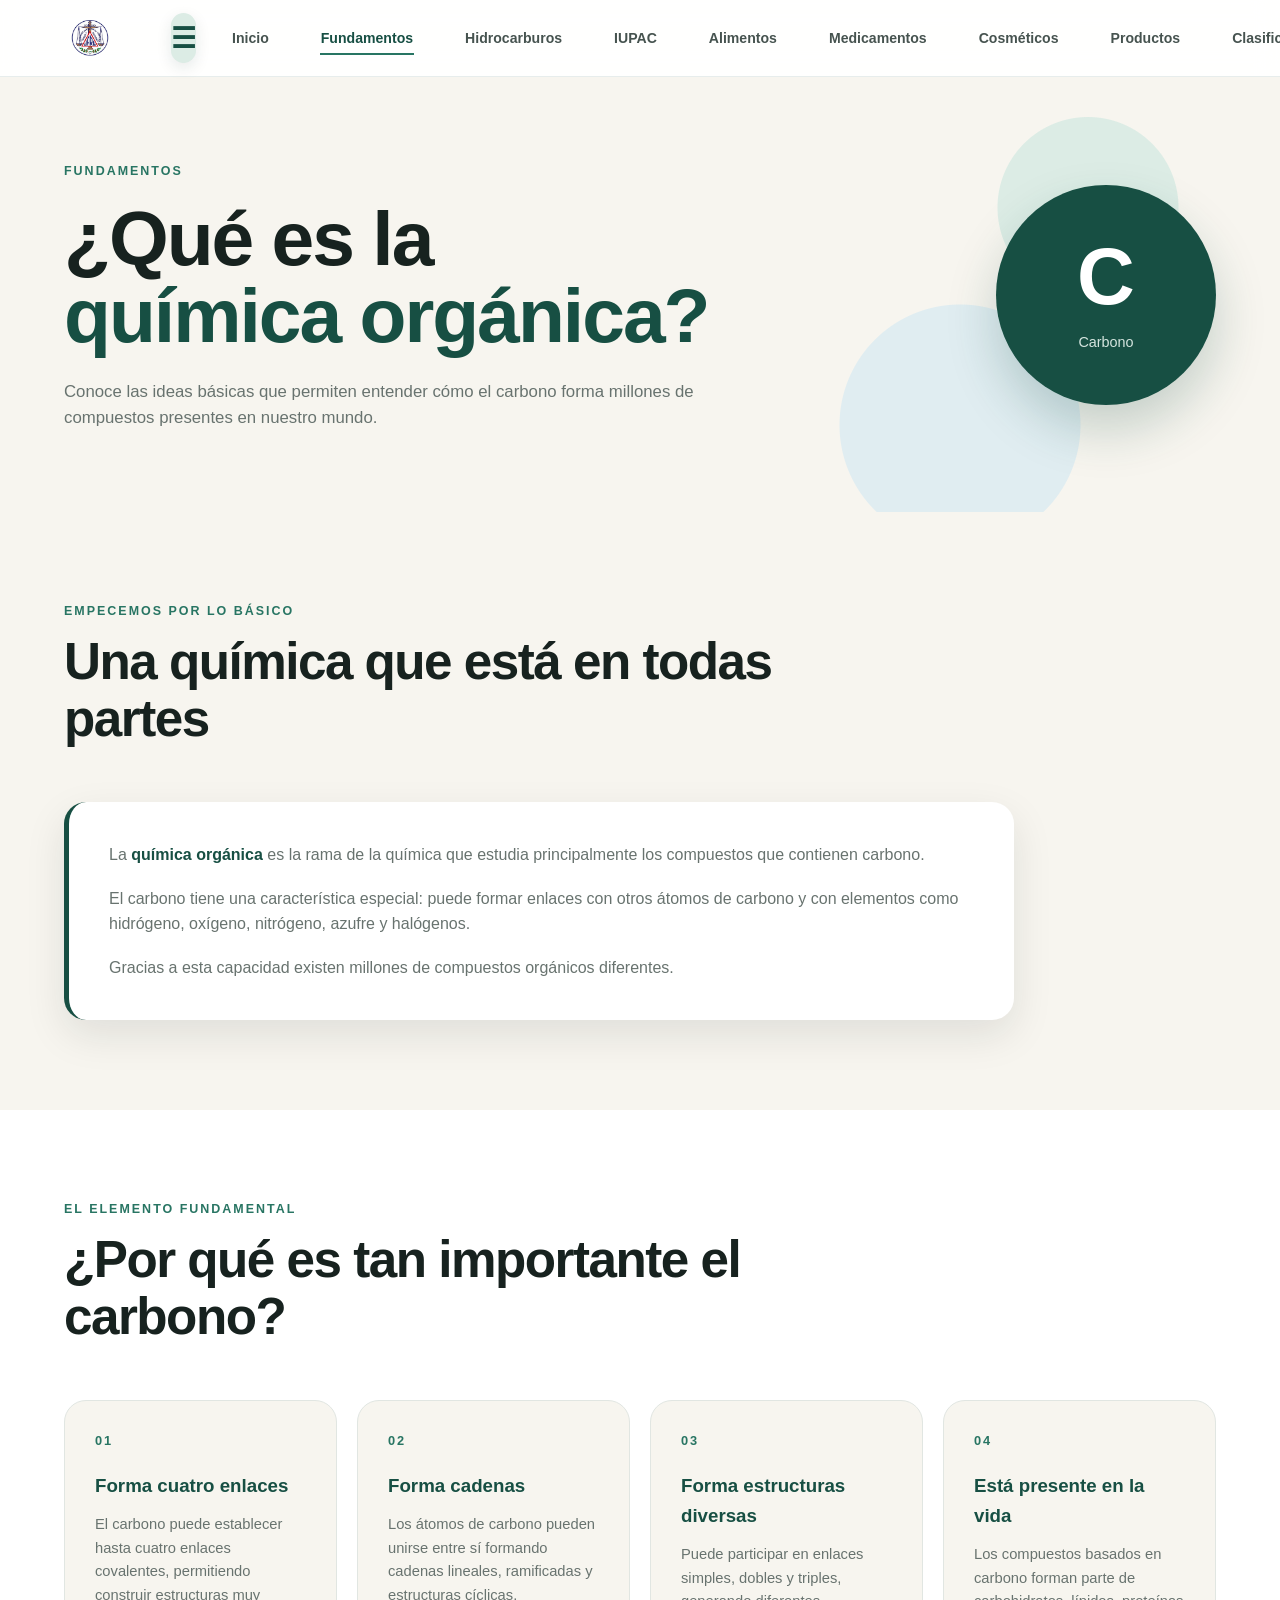
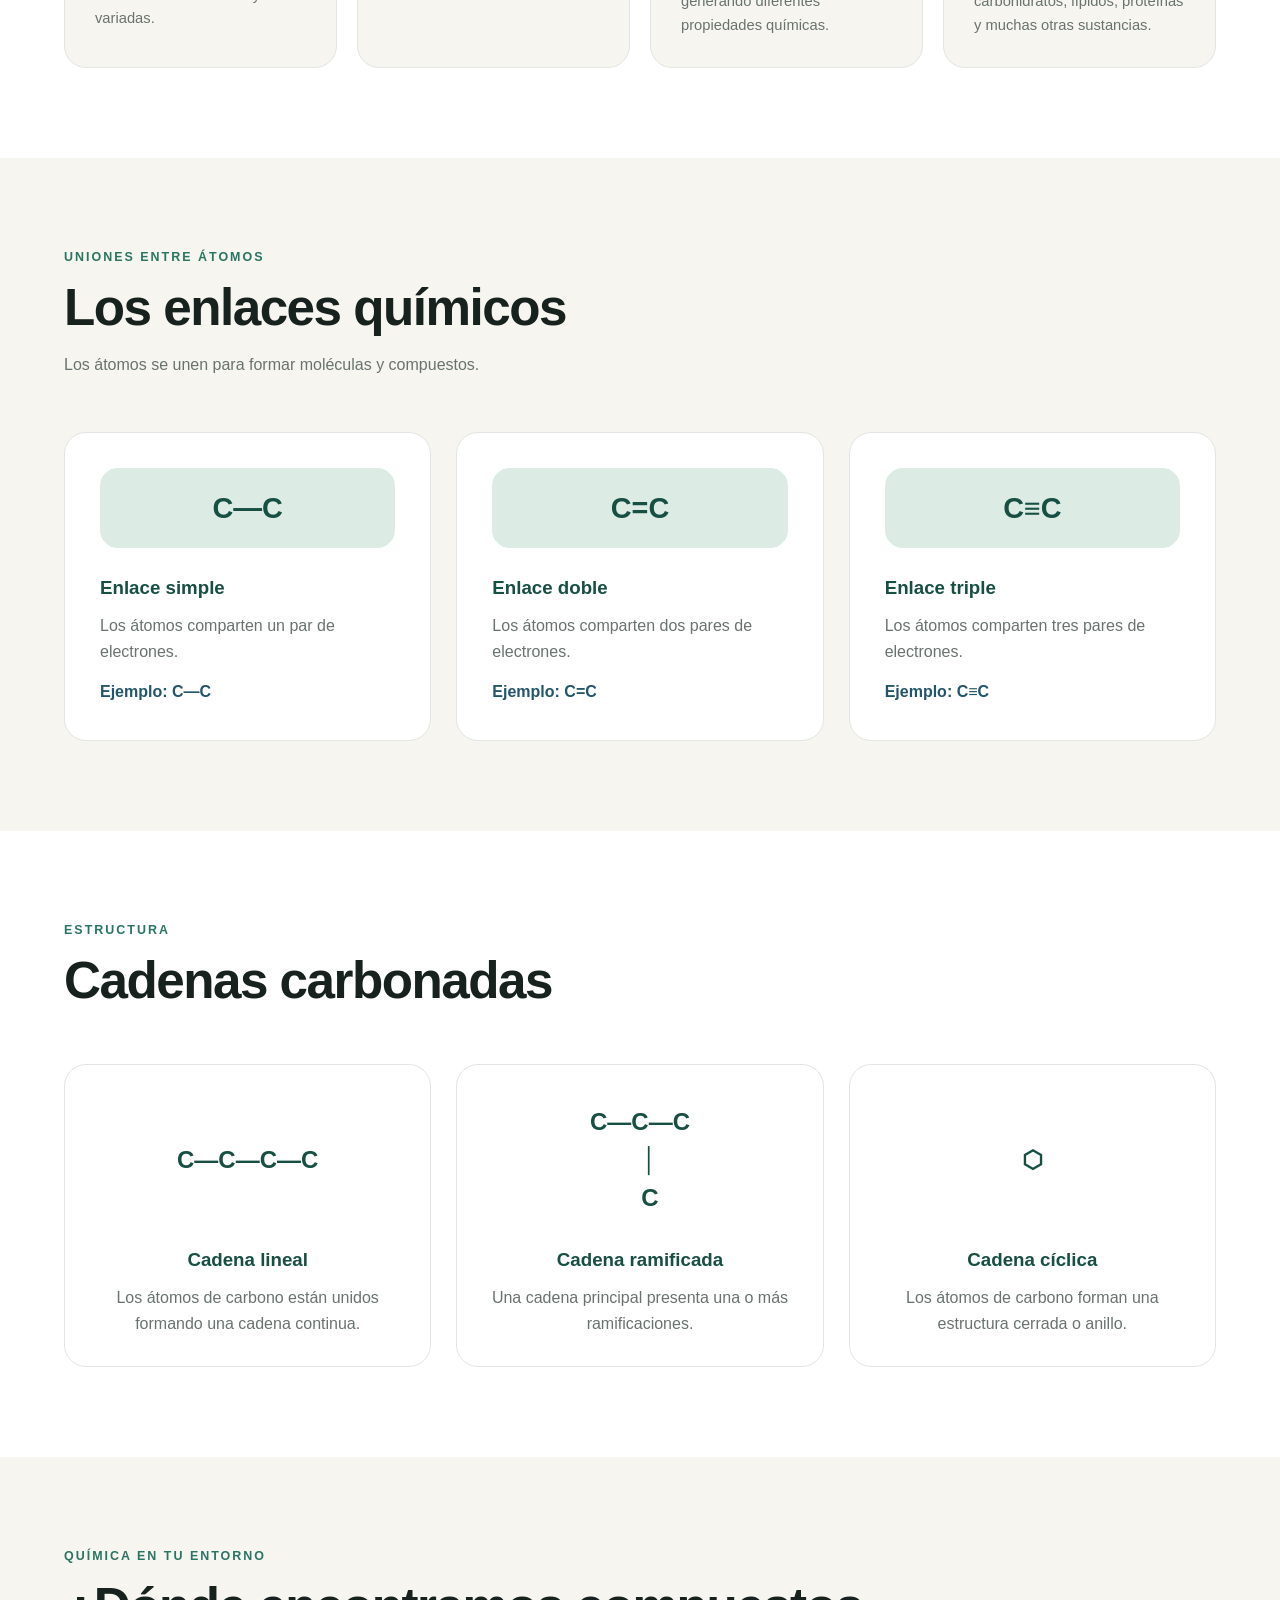
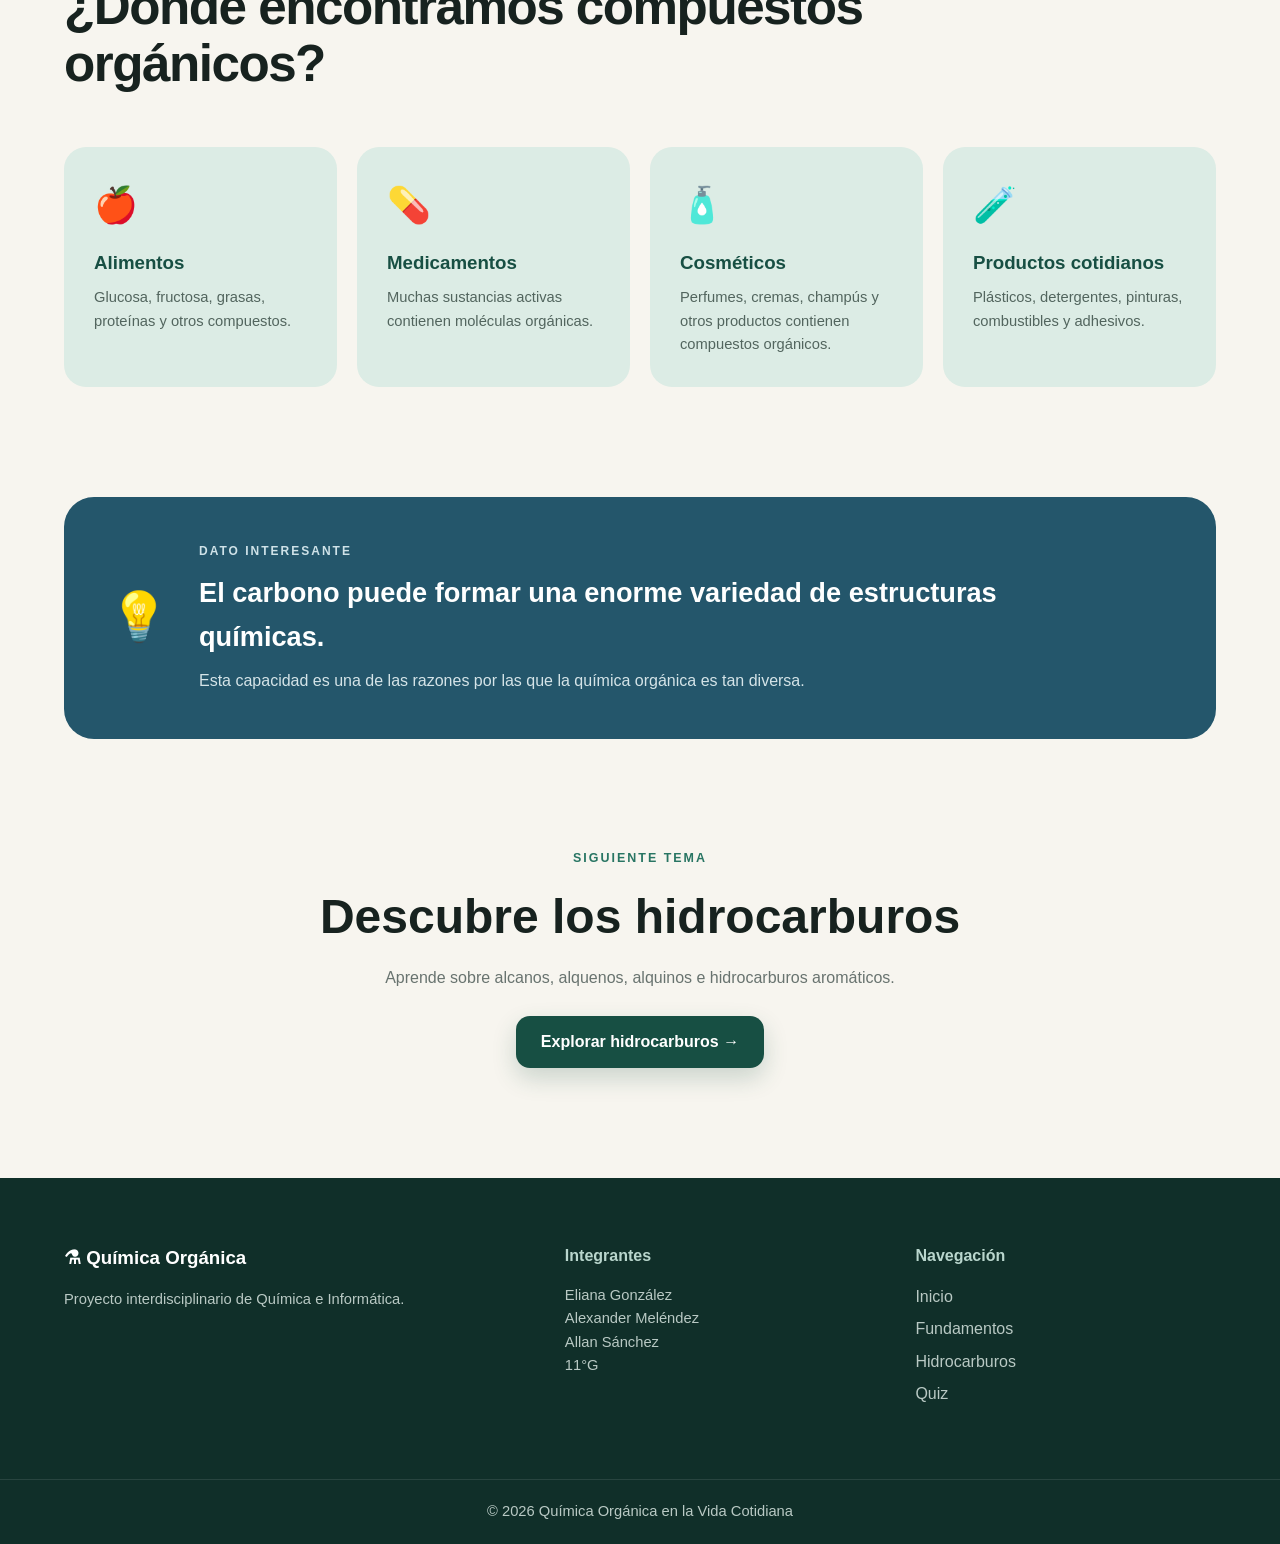
<file: fundamentos.html>
<!DOCTYPE html>
<html lang="es">

<head>

    <meta charset="UTF-8">

    <meta name="viewport" content="width=device-width, initial-scale=1.0">

    <meta name="description"
        content="Fundamentos de la química orgánica: carbono, enlaces, cadenas carbonadas y compuestos orgánicos.">

    <title>Fundamentos | Química Orgánica</title>

    <link rel="stylesheet" href="style.css">

</head>


<body>

    <!-- =========================
         NAVEGACIÓN
    ========================== -->

    <header class="header">

        <nav class="navbar">

            <a href="index.html" class="logo">
    <img src="dos.png" alt="Logo del Colegio José Antonio Remón Cantera">
            </a>


            <button class="menu-btn" id="menuBtn">
                ☰
            </button>


            <ul class="nav-menu" id="navMenu">

                <li>
                    <a href="index.html">
                        Inicio
                    </a>
                </li>

                <li>
                    <a href="fundamentos.html" class="active">
                        Fundamentos
                    </a>
                </li>

                <li>
                    <a href="hidrocarburos.html">
                        Hidrocarburos
                    </a>
                </li>

                <li>
                    <a href="nomenclatura.html">
                        IUPAC
                    </a>
                </li>

                <li>
                    <a href="alimentos.html">
                        Alimentos
                    </a>
                </li>

                <li>
                    <a href="medicamentos.html">
                        Medicamentos
                    </a>
                </li>

                <li>
                    <a href="cosmeticos.html">
                        Cosméticos
                    </a>
                </li>

                <li>
                    <a href="productos.html">
                        Productos
                    </a>
                </li>

                <li>
                    <a href="clasificacion.html">
                        Clasificación
                    </a>
                </li>

                <li>
                    <a href="actividades.html">
                        Quiz
                    </a>
                </li>

            </ul>

        </nav>

    </header>



    <!-- =========================
         ENCABEZADO
    ========================== -->

    <main>

        <section class="page-hero">

            <div>

                <p class="hero-tag">
                    FUNDAMENTOS
                </p>

                <h1>
                    ¿Qué es la
                    <span>química orgánica?</span>
                </h1>

                <p>
                    Conoce las ideas básicas que permiten entender
                    cómo el carbono forma millones de compuestos
                    presentes en nuestro mundo.
                </p>

            </div>


            <div class="page-hero-symbol">
                <span>C</span>
                <small>Carbono</small>
            </div>

        </section>



        <!-- =========================
             INTRODUCCIÓN
        ========================== -->

        <section class="content-section">

            <div class="section-title">

                <p>EMPECEMOS POR LO BÁSICO</p>

                <h2>
                    Una química que está en todas partes
                </h2>

            </div>


            <div class="text-card">

                <p>
                    La <strong>química orgánica</strong> es la rama de
                    la química que estudia principalmente los compuestos
                    que contienen carbono.
                </p>

                <p>
                    El carbono tiene una característica especial:
                    puede formar enlaces con otros átomos de carbono
                    y con elementos como hidrógeno, oxígeno, nitrógeno,
                    azufre y halógenos.
                </p>

                <p>
                    Gracias a esta capacidad existen millones de
                    compuestos orgánicos diferentes.
                </p>

            </div>

        </section>



        <!-- =========================
             CARBONO
        ========================== -->

        <section class="content-section light-section">

            <div class="section-title">

                <p>EL ELEMENTO FUNDAMENTAL</p>

                <h2>
                    ¿Por qué es tan importante el carbono?
                </h2>

            </div>


            <div class="info-grid">


                <article class="info-card">

                    <div class="info-number">
                        01
                    </div>

                    <h3>
                        Forma cuatro enlaces
                    </h3>

                    <p>
                        El carbono puede establecer hasta cuatro enlaces
                        covalentes, permitiendo construir estructuras
                        muy variadas.
                    </p>

                </article>


                <article class="info-card">

                    <div class="info-number">
                        02
                    </div>

                    <h3>
                        Forma cadenas
                    </h3>

                    <p>
                        Los átomos de carbono pueden unirse entre sí
                        formando cadenas lineales, ramificadas y
                        estructuras cíclicas.
                    </p>

                </article>


                <article class="info-card">

                    <div class="info-number">
                        03
                    </div>

                    <h3>
                        Forma estructuras diversas
                    </h3>

                    <p>
                        Puede participar en enlaces simples, dobles
                        y triples, generando diferentes propiedades
                        químicas.
                    </p>

                </article>


                <article class="info-card">

                    <div class="info-number">
                        04
                    </div>

                    <h3>
                        Está presente en la vida
                    </h3>

                    <p>
                        Los compuestos basados en carbono forman parte
                        de carbohidratos, lípidos, proteínas y muchas
                        otras sustancias.
                    </p>

                </article>

            </div>

        </section>



        <!-- =========================
             ENLACES
        ========================== -->

        <section class="content-section">

            <div class="section-title">

                <p>UNIONES ENTRE ÁTOMOS</p>

                <h2>
                    Los enlaces químicos
                </h2>

                <span>
                    Los átomos se unen para formar moléculas y compuestos.
                </span>

            </div>


            <div class="bond-grid">


                <article class="bond-card">

                    <div class="bond-icon">
                        C—C
                    </div>

                    <h3>
                        Enlace simple
                    </h3>

                    <p>
                        Los átomos comparten un par de electrones.
                    </p>

                    <strong>
                        Ejemplo: C—C
                    </strong>

                </article>


                <article class="bond-card">

                    <div class="bond-icon">
                        C=C
                    </div>

                    <h3>
                        Enlace doble
                    </h3>

                    <p>
                        Los átomos comparten dos pares de electrones.
                    </p>

                    <strong>
                        Ejemplo: C=C
                    </strong>

                </article>


                <article class="bond-card">

                    <div class="bond-icon">
                        C≡C
                    </div>

                    <h3>
                        Enlace triple
                    </h3>

                    <p>
                        Los átomos comparten tres pares de electrones.
                    </p>

                    <strong>
                        Ejemplo: C≡C
                    </strong>

                </article>

            </div>

        </section>



        <!-- =========================
             CADENAS CARBONADAS
        ========================== -->

        <section class="content-section light-section">

            <div class="section-title">

                <p>ESTRUCTURA</p>

                <h2>
                    Cadenas carbonadas
                </h2>

            </div>


            <div class="chains-container">


                <article class="chain-card">

                    <div class="chain-visual">
                        C—C—C—C
                    </div>

                    <h3>
                        Cadena lineal
                    </h3>

                    <p>
                        Los átomos de carbono están unidos formando
                        una cadena continua.
                    </p>

                </article>


                <article class="chain-card">

                    <div class="chain-visual">
                        C—C—C
                        <br>
                        &nbsp;&nbsp;&nbsp;│
                        <br>
                        &nbsp;&nbsp;&nbsp;C
                    </div>

                    <h3>
                        Cadena ramificada
                    </h3>

                    <p>
                        Una cadena principal presenta una o más
                        ramificaciones.
                    </p>

                </article>


                <article class="chain-card">

                    <div class="chain-visual">
                        ⬡
                    </div>

                    <h3>
                        Cadena cíclica
                    </h3>

                    <p>
                        Los átomos de carbono forman una estructura
                        cerrada o anillo.
                    </p>

                </article>

            </div>

        </section>



        <!-- =========================
             VIDA COTIDIANA
        ========================== -->

        <section class="content-section">

            <div class="section-title">

                <p>QUÍMICA EN TU ENTORNO</p>

                <h2>
                    ¿Dónde encontramos compuestos orgánicos?
                </h2>

            </div>


            <div class="daily-grid">


                <div class="daily-item">
                    <span>🍎</span>
                    <h3>Alimentos</h3>
                    <p>
                        Glucosa, fructosa, grasas, proteínas
                        y otros compuestos.
                    </p>
                </div>


                <div class="daily-item">
                    <span>💊</span>
                    <h3>Medicamentos</h3>
                    <p>
                        Muchas sustancias activas contienen
                        moléculas orgánicas.
                    </p>
                </div>


                <div class="daily-item">
                    <span>🧴</span>
                    <h3>Cosméticos</h3>
                    <p>
                        Perfumes, cremas, champús y otros
                        productos contienen compuestos orgánicos.
                    </p>
                </div>


                <div class="daily-item">
                    <span>🧪</span>
                    <h3>Productos cotidianos</h3>
                    <p>
                        Plásticos, detergentes, pinturas,
                        combustibles y adhesivos.
                    </p>
                </div>

            </div>

        </section>



        <!-- =========================
             DATO INTERESANTE
        ========================== -->

        <section class="fact-section">

            <div class="fact-box">

                <span>💡</span>

                <div>

                    <p>
                        DATO INTERESANTE
                    </p>

                    <h2>
                        El carbono puede formar una enorme variedad
                        de estructuras químicas.
                    </h2>

                    <span>
                        Esta capacidad es una de las razones por las
                        que la química orgánica es tan diversa.
                    </span>

                </div>

            </div>

        </section>



        <!-- =========================
             CONTINUAR
        ========================== -->

        <section class="next-section">

            <p>
                SIGUIENTE TEMA
            </p>

            <h2>
                Descubre los hidrocarburos
            </h2>

            <p>
                Aprende sobre alcanos, alquenos, alquinos
                e hidrocarburos aromáticos.
            </p>

            <a href="hidrocarburos.html" class="btn btn-primary">
                Explorar hidrocarburos →
            </a>

        </section>

    </main>



    <!-- =========================
         FOOTER
    ========================== -->

    <footer class="footer">

        <div class="footer-content">

            <div>

                <h3>
                    ⚗ Química Orgánica
                </h3>

                <p>
                    Proyecto interdisciplinario de
                    Química e Informática.
                </p>

            </div>


            <div>

                <h4>
                    Integrantes
                </h4>

                <p>
                    Eliana González<br>
                    Alexander Meléndez<br>
                    Allan Sánchez<br>
                    11°G
                </p>

            </div>


            <div>

                <h4>
                    Navegación
                </h4>

                <a href="index.html">
                    Inicio
                </a>

                <a href="fundamentos.html">
                    Fundamentos
                </a>

                <a href="hidrocarburos.html">
                    Hidrocarburos
                </a>

                <a href="actividades.html">
                    Quiz
                </a>

            </div>

        </div>


        <div class="footer-bottom">

            <p>
                © 2026 Química Orgánica en la Vida Cotidiana
            </p>

        </div>

    </footer>


    <script src="script.js"></script>

</body>

</html>
</file>
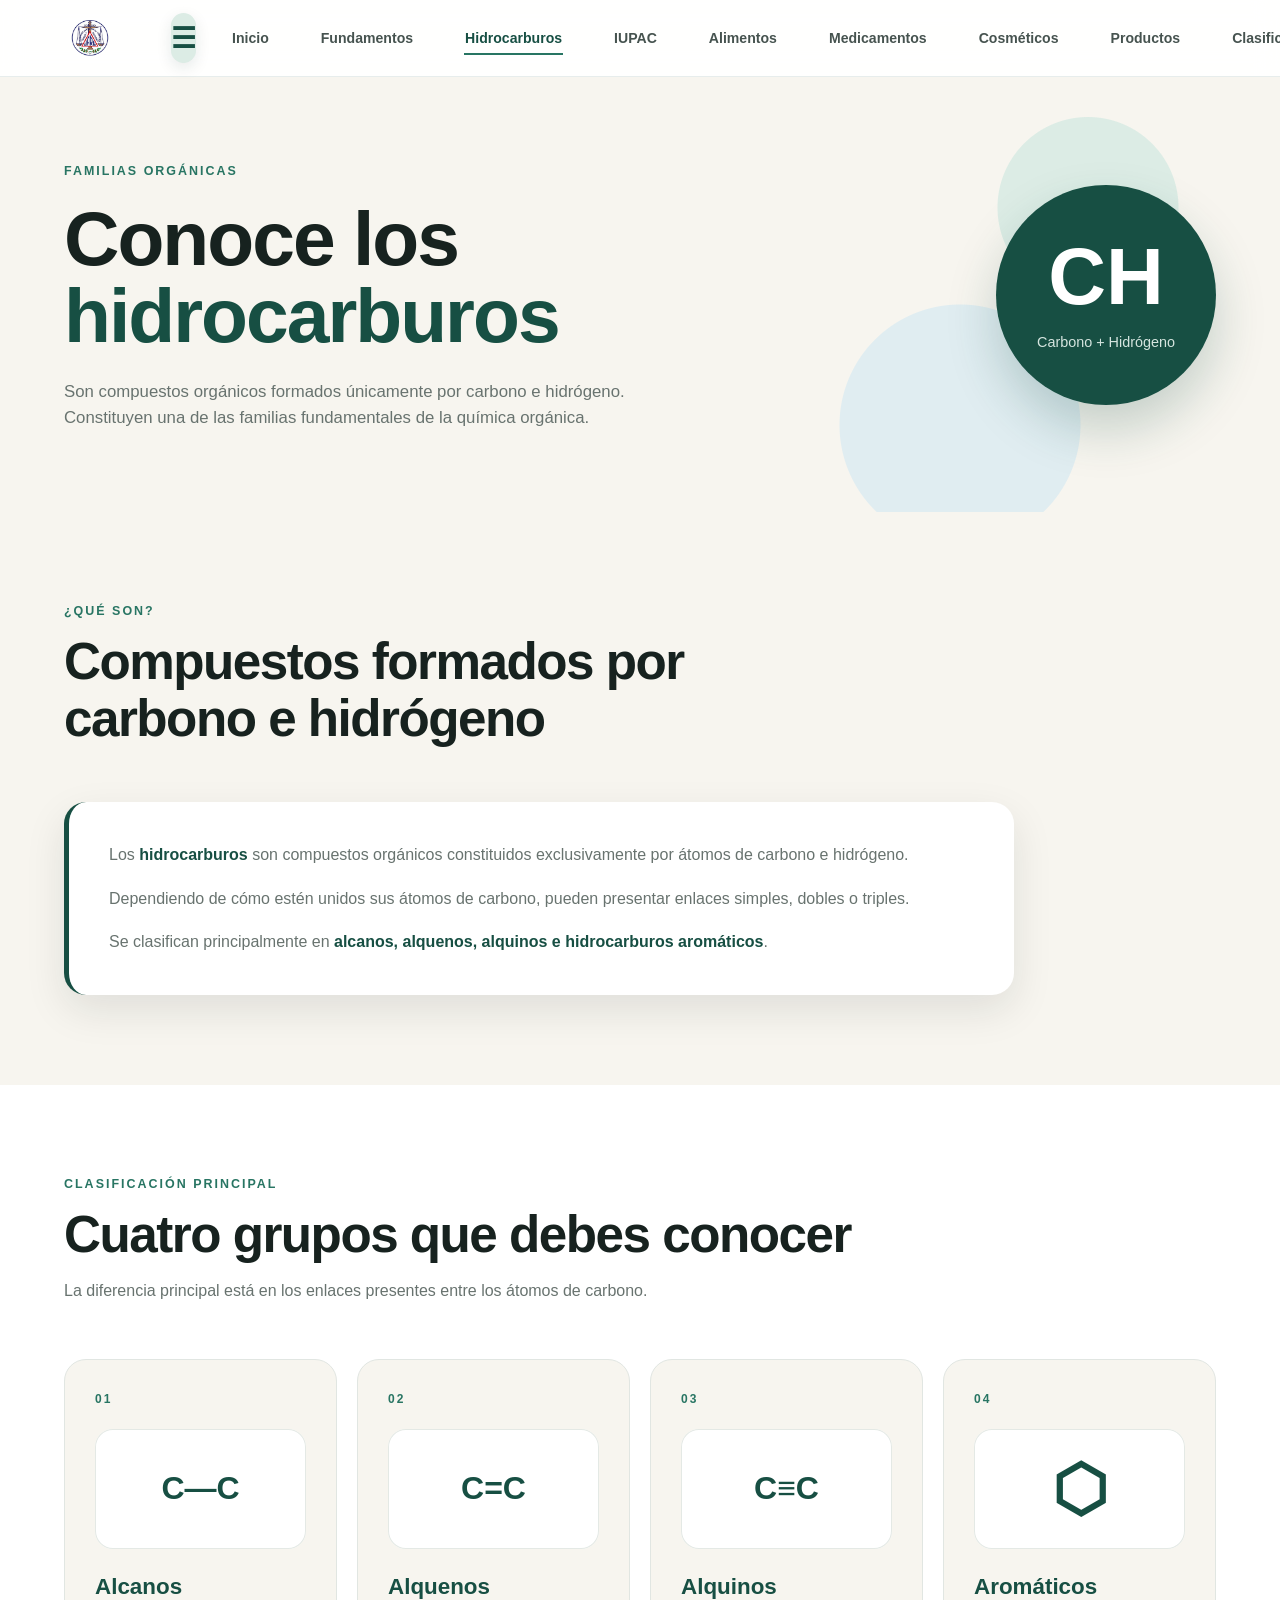
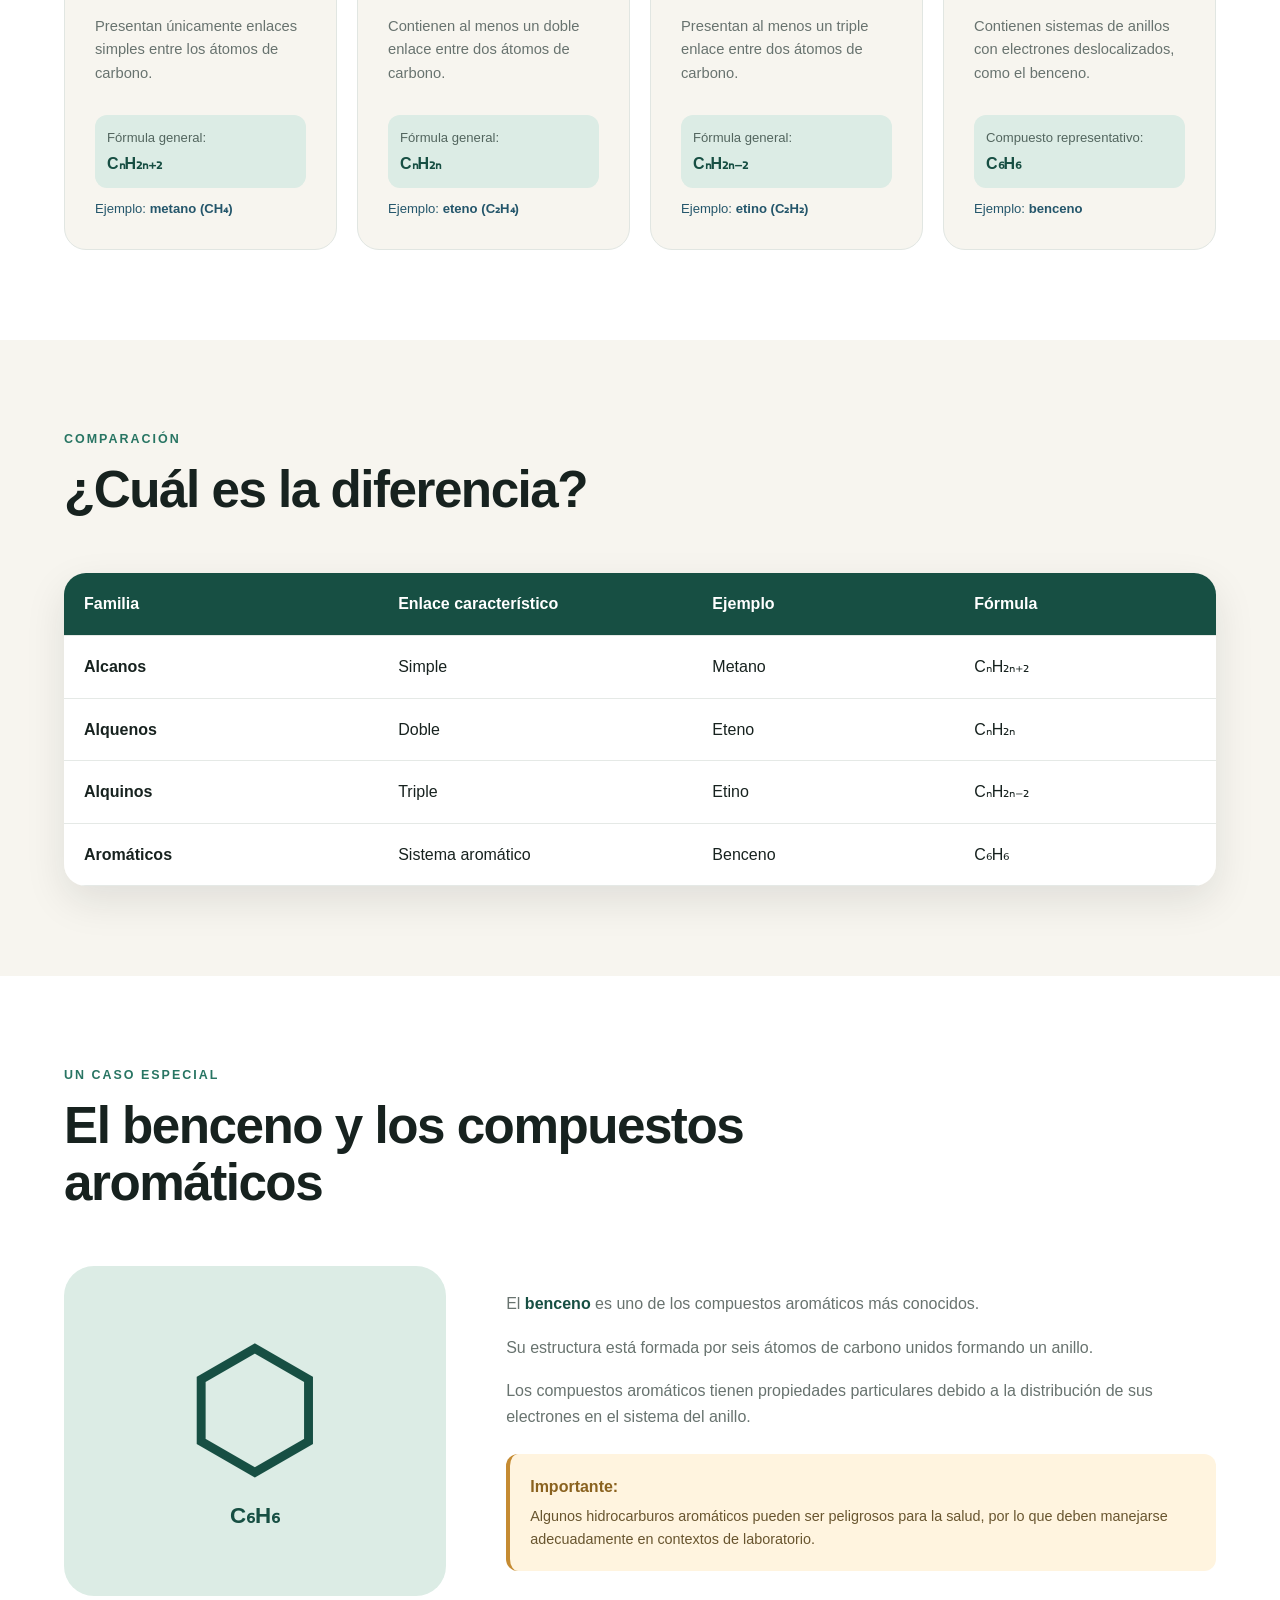
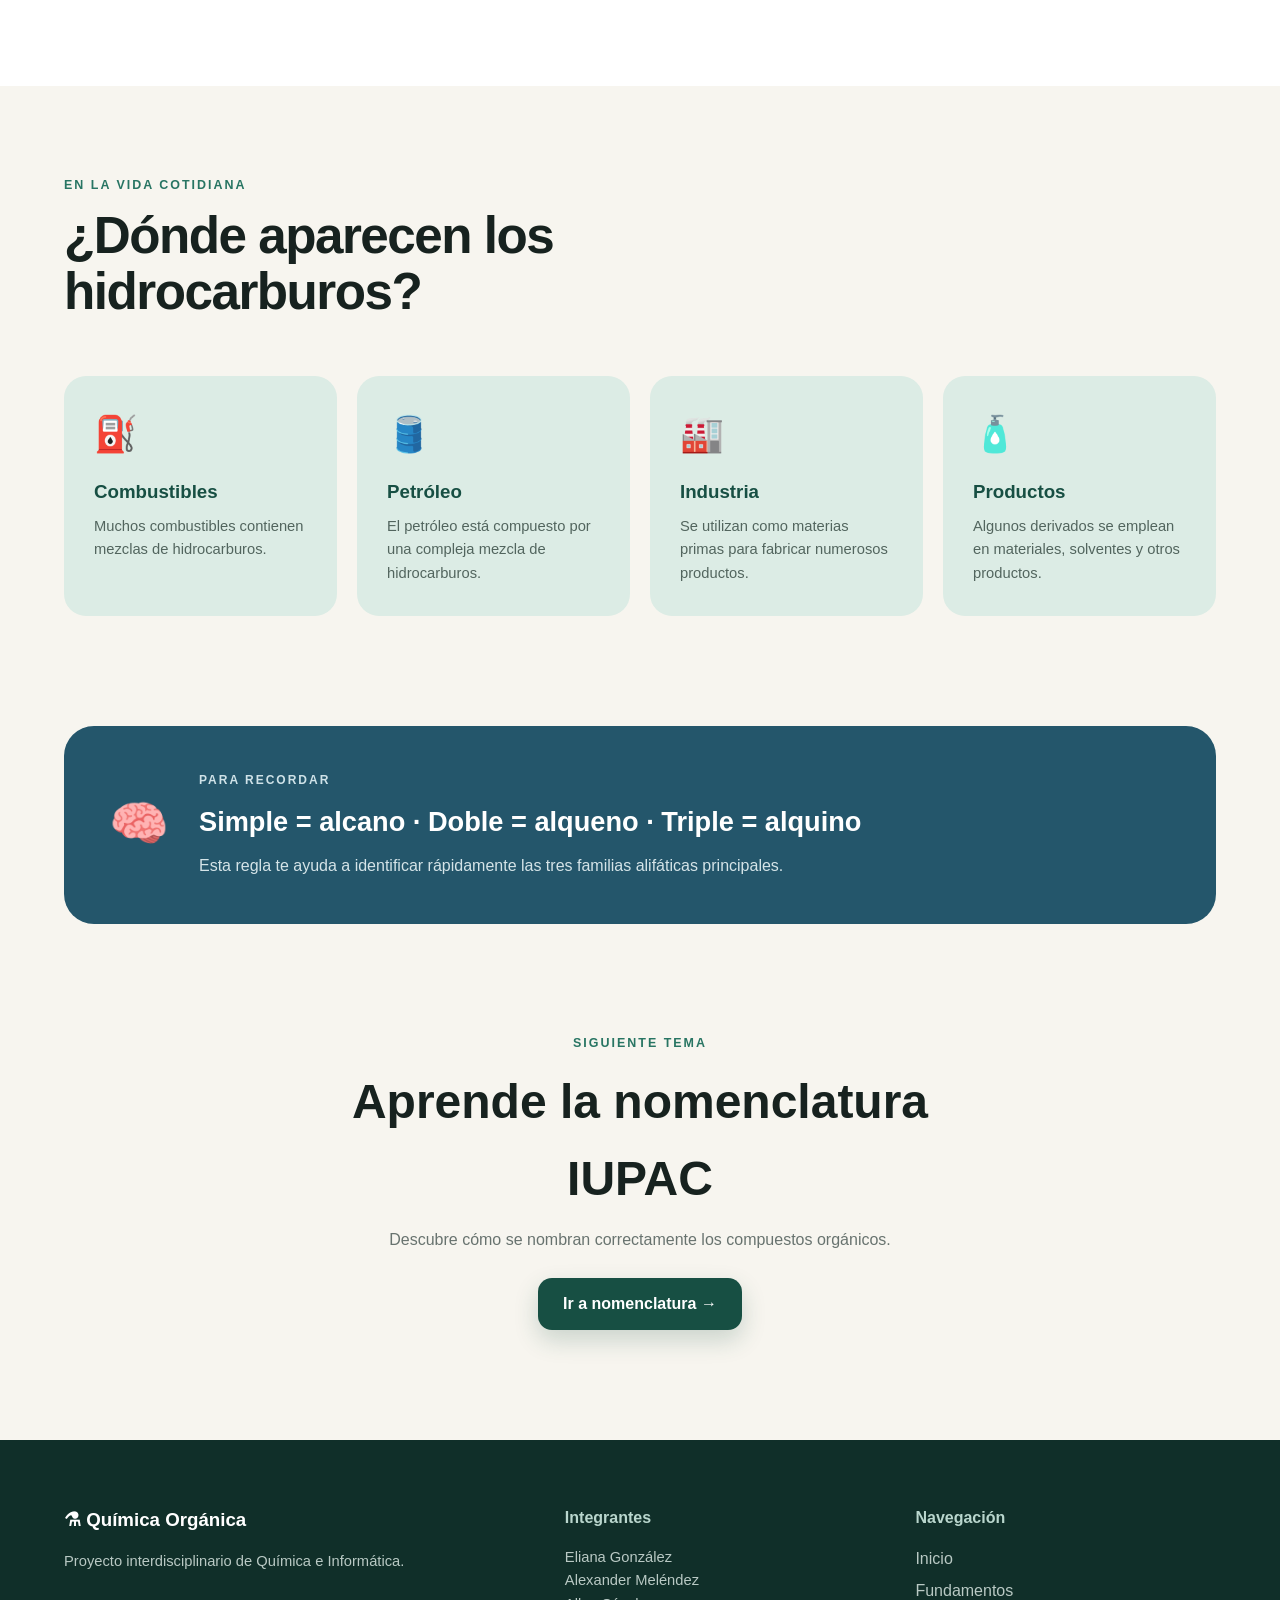
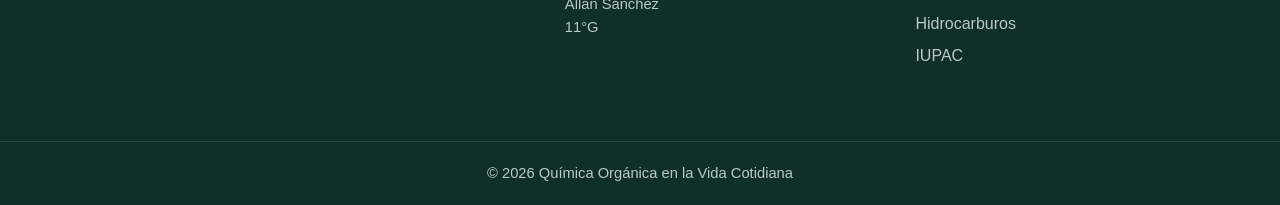
<file: hidrocarburos.html>
<!DOCTYPE html>
<html lang="es">

<head>

    <meta charset="UTF-8">

    <meta name="viewport" content="width=device-width, initial-scale=1.0">

    <meta name="description"
        content="Aprende sobre los principales tipos de hidrocarburos: alcanos, alquenos, alquinos e hidrocarburos aromáticos.">

    <title>Hidrocarburos | Química Orgánica</title>

    <link rel="stylesheet" href="style.css">

</head>


<body>

    <!-- =========================
         NAVEGACIÓN
    ========================== -->

    <header class="header">

        <nav class="navbar">

            <a href="index.html" class="logo">
    <img src="dos.png" alt="Logo del Colegio José Antonio Remón Cantera">
            </a>
          

            <button class="menu-btn" id="menuBtn">
                ☰
            </button>


            <ul class="nav-menu" id="navMenu">

                <li>
                    <a href="index.html">
                        Inicio
                    </a>
                </li>

                <li>
                    <a href="fundamentos.html">
                        Fundamentos
                    </a>
                </li>

                <li>
                    <a href="hidrocarburos.html" class="active">
                        Hidrocarburos
                    </a>
                </li>

                <li>
                    <a href="nomenclatura.html">
                        IUPAC
                    </a>
                </li>

                <li>
                    <a href="alimentos.html">
                        Alimentos
                    </a>
                </li>

                <li>
                    <a href="medicamentos.html">
                        Medicamentos
                    </a>
                </li>

                <li>
                    <a href="cosmeticos.html">
                        Cosméticos
                    </a>
                </li>

                <li>
                    <a href="productos.html">
                        Productos
                    </a>
                </li>

                <li>
                    <a href="clasificacion.html">
                        Clasificación
                    </a>
                </li>

                <li>
                    <a href="actividades.html">
                        Quiz
                    </a>
                </li>

            </ul>

        </nav>

    </header>



    <!-- =========================
         ENCABEZADO
    ========================== -->

    <main>

        <section class="page-hero">

            <div>

                <p class="hero-tag">
                    FAMILIAS ORGÁNICAS
                </p>

                <h1>
                    Conoce los
                    <span>hidrocarburos</span>
                </h1>

                <p>
                    Son compuestos orgánicos formados únicamente por
                    carbono e hidrógeno. Constituyen una de las familias
                    fundamentales de la química orgánica.
                </p>

            </div>


            <div class="page-hero-symbol">

                <span>CH</span>

                <small>
                    Carbono + Hidrógeno
                </small>

            </div>

        </section>



        <!-- =========================
             DEFINICIÓN
        ========================== -->

        <section class="content-section">

            <div class="section-title">

                <p>¿QUÉ SON?</p>

                <h2>
                    Compuestos formados por carbono e hidrógeno
                </h2>

            </div>


            <div class="text-card">

                <p>
                    Los <strong>hidrocarburos</strong> son compuestos
                    orgánicos constituidos exclusivamente por átomos
                    de carbono e hidrógeno.
                </p>

                <p>
                    Dependiendo de cómo estén unidos sus átomos de
                    carbono, pueden presentar enlaces simples, dobles
                    o triples.
                </p>

                <p>
                    Se clasifican principalmente en
                    <strong>alcanos, alquenos, alquinos e hidrocarburos
                    aromáticos</strong>.
                </p>

            </div>

        </section>



        <!-- =========================
             CLASIFICACIÓN
        ========================== -->

        <section class="content-section light-section">

            <div class="section-title">

                <p>CLASIFICACIÓN PRINCIPAL</p>

                <h2>
                    Cuatro grupos que debes conocer
                </h2>

                <span>
                    La diferencia principal está en los enlaces
                    presentes entre los átomos de carbono.
                </span>

            </div>


            <div class="hydrocarbon-grid">


                <!-- ALCANOS -->

                <article class="hydrocarbon-card">

                    <div class="hydrocarbon-number">
                        01
                    </div>

                    <div class="molecule-display">
                        C—C
                    </div>

                    <h3>
                        Alcanos
                    </h3>

                    <p>
                        Presentan únicamente enlaces simples
                        entre los átomos de carbono.
                    </p>

                    <div class="formula-box">
                        Fórmula general:
                        <strong>CₙH₂ₙ₊₂</strong>
                    </div>

                    <div class="example-box">
                        Ejemplo: <strong>metano (CH₄)</strong>
                    </div>

                </article>



                <!-- ALQUENOS -->

                <article class="hydrocarbon-card">

                    <div class="hydrocarbon-number">
                        02
                    </div>

                    <div class="molecule-display">
                        C=C
                    </div>

                    <h3>
                        Alquenos
                    </h3>

                    <p>
                        Contienen al menos un doble enlace
                        entre dos átomos de carbono.
                    </p>

                    <div class="formula-box">
                        Fórmula general:
                        <strong>CₙH₂ₙ</strong>
                    </div>

                    <div class="example-box">
                        Ejemplo: <strong>eteno (C₂H₄)</strong>
                    </div>

                </article>



                <!-- ALQUINOS -->

                <article class="hydrocarbon-card">

                    <div class="hydrocarbon-number">
                        03
                    </div>

                    <div class="molecule-display">
                        C≡C
                    </div>

                    <h3>
                        Alquinos
                    </h3>

                    <p>
                        Presentan al menos un triple enlace
                        entre dos átomos de carbono.
                    </p>

                    <div class="formula-box">
                        Fórmula general:
                        <strong>CₙH₂ₙ₋₂</strong>
                    </div>

                    <div class="example-box">
                        Ejemplo: <strong>etino (C₂H₂)</strong>
                    </div>

                </article>



                <!-- AROMÁTICOS -->

                <article class="hydrocarbon-card">

                    <div class="hydrocarbon-number">
                        04
                    </div>

                    <div class="molecule-display aromatic">
                        ⬡
                    </div>

                    <h3>
                        Aromáticos
                    </h3>

                    <p>
                        Contienen sistemas de anillos con
                        electrones deslocalizados, como el benceno.
                    </p>

                    <div class="formula-box">
                        Compuesto representativo:
                        <strong>C₆H₆</strong>
                    </div>

                    <div class="example-box">
                        Ejemplo: <strong>benceno</strong>
                    </div>

                </article>

            </div>

        </section>



        <!-- =========================
             TABLA COMPARATIVA
        ========================== -->

        <section class="content-section">

            <div class="section-title">

                <p>COMPARACIÓN</p>

                <h2>
                    ¿Cuál es la diferencia?
                </h2>

            </div>


            <div class="comparison-table">

                <div class="comparison-row comparison-header">

                    <div>
                        Familia
                    </div>

                    <div>
                        Enlace característico
                    </div>

                    <div>
                        Ejemplo
                    </div>

                    <div>
                        Fórmula
                    </div>

                </div>


                <div class="comparison-row">

                    <div>
                        <strong>Alcanos</strong>
                    </div>

                    <div>
                        Simple
                    </div>

                    <div>
                        Metano
                    </div>

                    <div>
                        CₙH₂ₙ₊₂
                    </div>

                </div>


                <div class="comparison-row">

                    <div>
                        <strong>Alquenos</strong>
                    </div>

                    <div>
                        Doble
                    </div>

                    <div>
                        Eteno
                    </div>

                    <div>
                        CₙH₂ₙ
                    </div>

                </div>


                <div class="comparison-row">

                    <div>
                        <strong>Alquinos</strong>
                    </div>

                    <div>
                        Triple
                    </div>

                    <div>
                        Etino
                    </div>

                    <div>
                        CₙH₂ₙ₋₂
                    </div>

                </div>


                <div class="comparison-row">

                    <div>
                        <strong>Aromáticos</strong>
                    </div>

                    <div>
                        Sistema aromático
                    </div>

                    <div>
                        Benceno
                    </div>

                    <div>
                        C₆H₆
                    </div>

                </div>

            </div>

        </section>



        <!-- =========================
             AROMÁTICOS
        ========================== -->

        <section class="content-section light-section">

            <div class="section-title">

                <p>UN CASO ESPECIAL</p>

                <h2>
                    El benceno y los compuestos aromáticos
                </h2>

            </div>


            <div class="aromatic-content">

                <div class="benzene-visual">

                    <div class="benzene-ring">
                        ⬡
                    </div>

                    <strong>
                        C₆H₆
                    </strong>

                </div>


                <div class="aromatic-text">

                    <p>
                        El <strong>benceno</strong> es uno de los
                        compuestos aromáticos más conocidos.
                    </p>

                    <p>
                        Su estructura está formada por seis átomos
                        de carbono unidos formando un anillo.
                    </p>

                    <p>
                        Los compuestos aromáticos tienen propiedades
                        particulares debido a la distribución de sus
                        electrones en el sistema del anillo.
                    </p>

                    <div class="warning-box">

                        <strong>
                            Importante:
                        </strong>

                        <span>
                            Algunos hidrocarburos aromáticos pueden ser
                            peligrosos para la salud, por lo que deben
                            manejarse adecuadamente en contextos de laboratorio.
                        </span>

                    </div>

                </div>

            </div>

        </section>



        <!-- =========================
             VIDA COTIDIANA
        ========================== -->

        <section class="content-section">

            <div class="section-title">

                <p>EN LA VIDA COTIDIANA</p>

                <h2>
                    ¿Dónde aparecen los hidrocarburos?
                </h2>

            </div>


            <div class="daily-grid">


                <div class="daily-item">

                    <span>⛽</span>

                    <h3>
                        Combustibles
                    </h3>

                    <p>
                        Muchos combustibles contienen mezclas
                        de hidrocarburos.
                    </p>

                </div>


                <div class="daily-item">

                    <span>🛢️</span>

                    <h3>
                        Petróleo
                    </h3>

                    <p>
                        El petróleo está compuesto por una
                        compleja mezcla de hidrocarburos.
                    </p>

                </div>


                <div class="daily-item">

                    <span>🏭</span>

                    <h3>
                        Industria
                    </h3>

                    <p>
                        Se utilizan como materias primas para
                        fabricar numerosos productos.
                    </p>

                </div>


                <div class="daily-item">

                    <span>🧴</span>

                    <h3>
                        Productos
                    </h3>

                    <p>
                        Algunos derivados se emplean en materiales,
                        solventes y otros productos.
                    </p>

                </div>

            </div>

        </section>



        <!-- =========================
             DATO
        ========================== -->

        <section class="fact-section">

            <div class="fact-box">

                <span>🧠</span>

                <div>

                    <p>
                        PARA RECORDAR
                    </p>

                    <h2>
                        Simple = alcano · Doble = alqueno ·
                        Triple = alquino
                    </h2>

                    <span>
                        Esta regla te ayuda a identificar rápidamente
                        las tres familias alifáticas principales.
                    </span>

                </div>

            </div>

        </section>



        <!-- =========================
             SIGUIENTE
        ========================== -->

        <section class="next-section">

            <p>
                SIGUIENTE TEMA
            </p>

            <h2>
                Aprende la nomenclatura IUPAC
            </h2>

            <p>
                Descubre cómo se nombran correctamente los
                compuestos orgánicos.
            </p>

            <a href="nomenclatura.html" class="btn btn-primary">
                Ir a nomenclatura →
            </a>

        </section>

    </main>



    <!-- =========================
         FOOTER
    ========================== -->

    <footer class="footer">

        <div class="footer-content">

            <div>

                <h3>
                    ⚗ Química Orgánica
                </h3>

                <p>
                    Proyecto interdisciplinario de
                    Química e Informática.
                </p>

            </div>


            <div>

                <h4>
                    Integrantes
                </h4>

                <p>
                    Eliana González<br>
                    Alexander Meléndez<br>
                    Allan Sánchez<br>
                    11°G
                </p>

            </div>


            <div>

                <h4>
                    Navegación
                </h4>

                <a href="index.html">
                    Inicio
                </a>

                <a href="fundamentos.html">
                    Fundamentos
                </a>

                <a href="hidrocarburos.html">
                    Hidrocarburos
                </a>

                <a href="nomenclatura.html">
                    IUPAC
                </a>

            </div>

        </div>


        <div class="footer-bottom">

            <p>
                © 2026 Química Orgánica en la Vida Cotidiana
            </p>

        </div>

    </footer>


    <script src="script.js"></script>

</body>

</html>
</file>
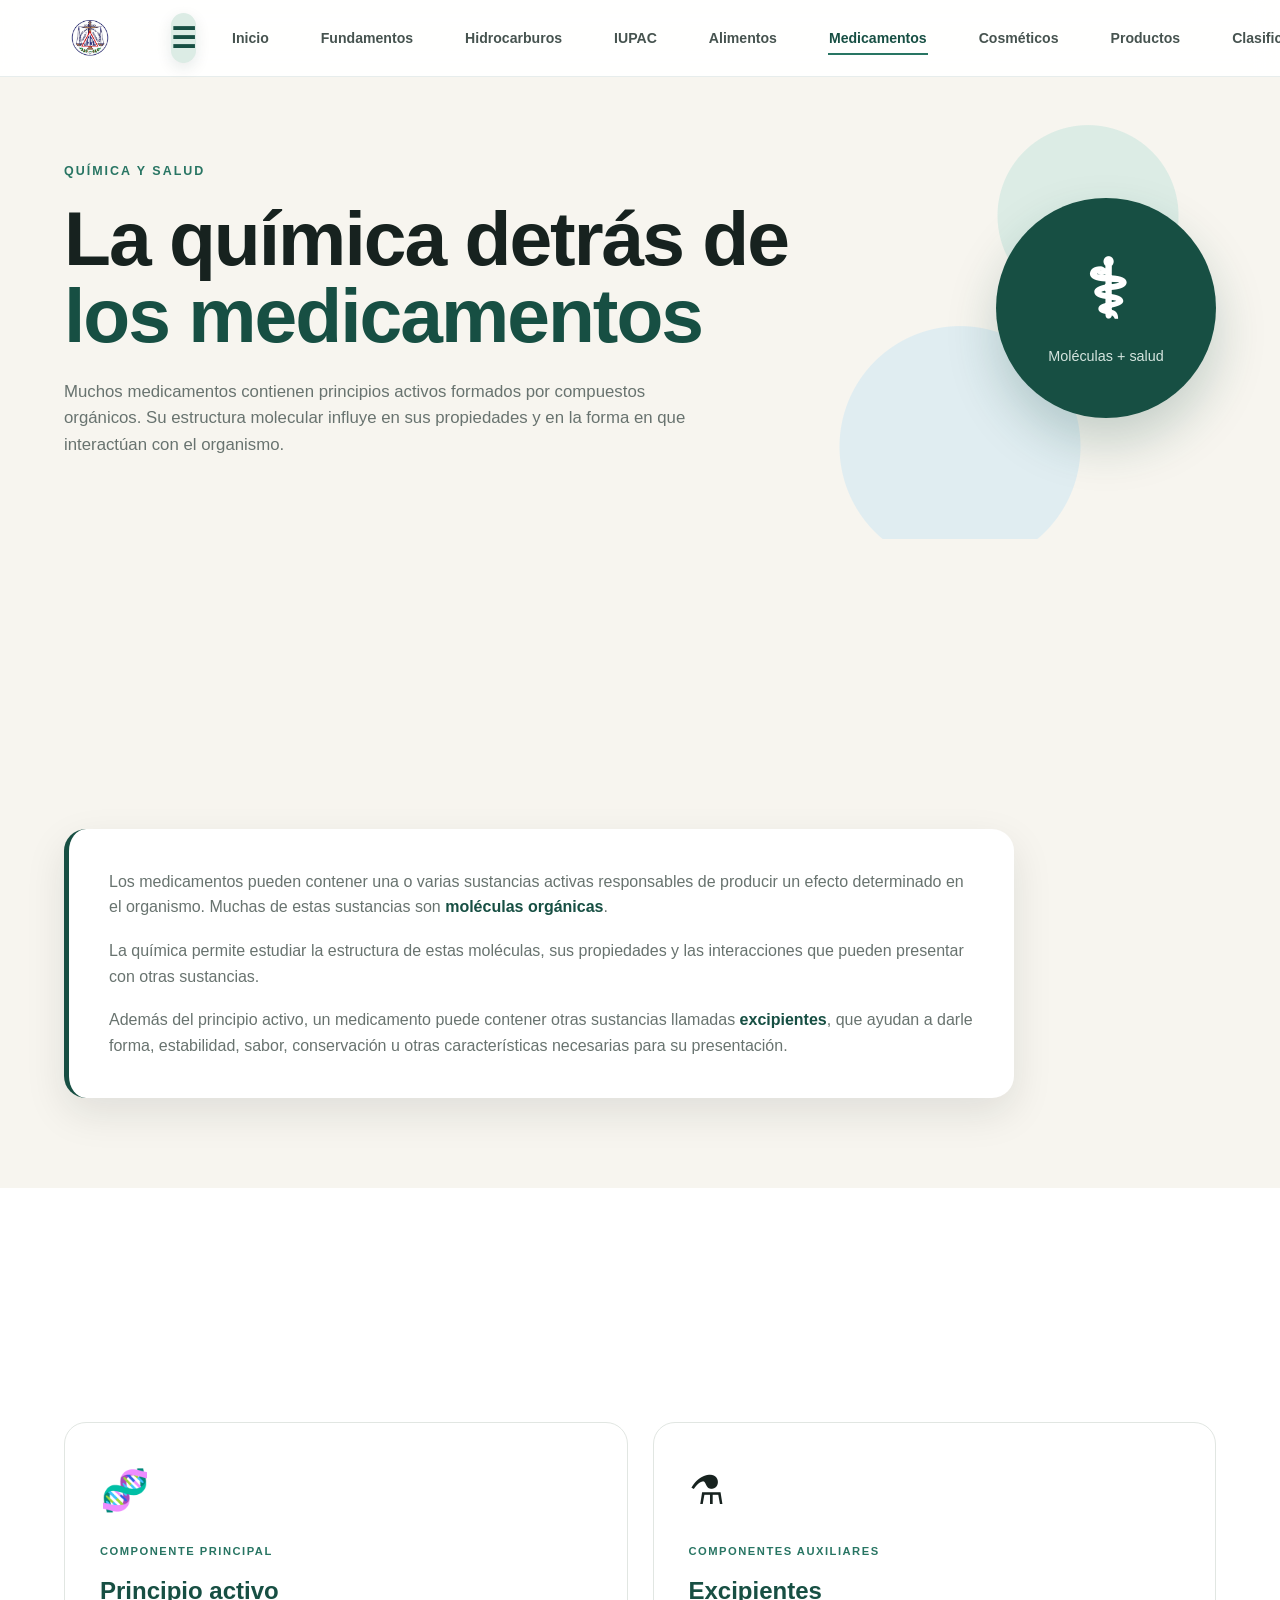
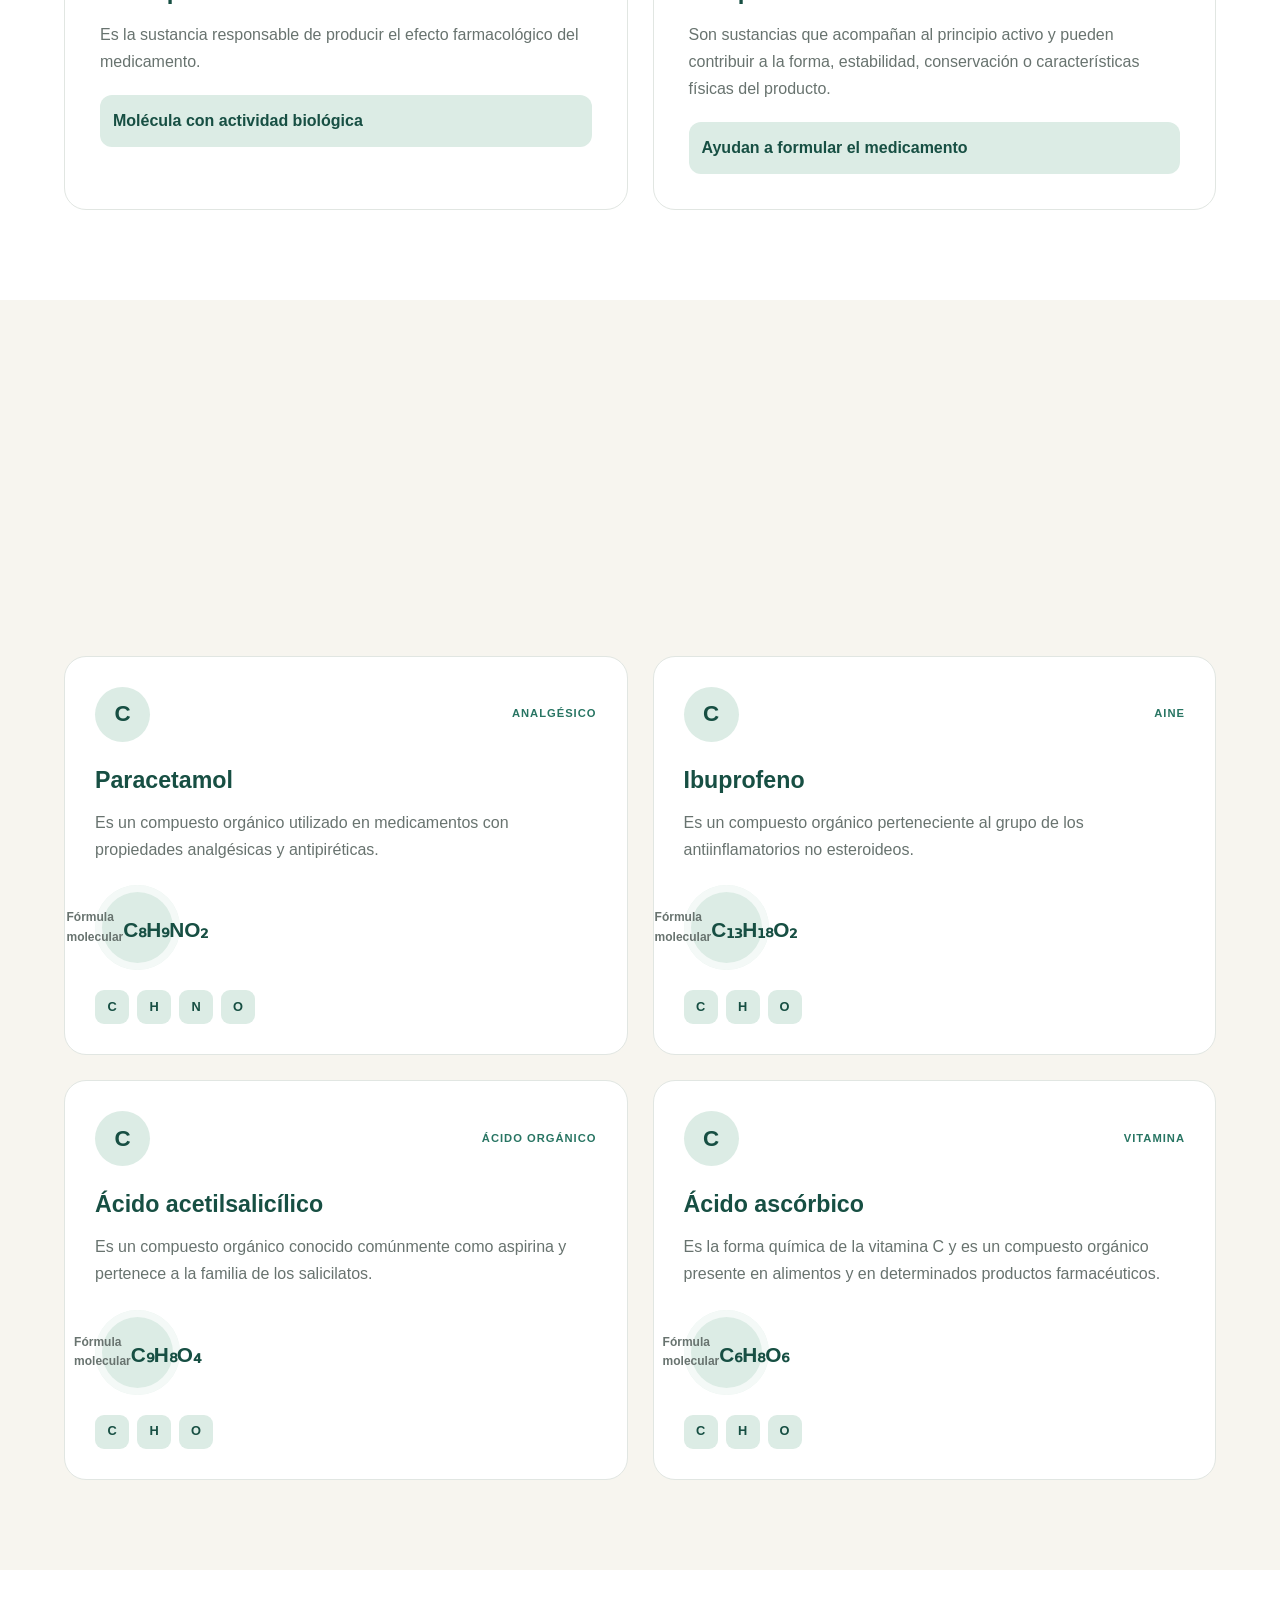
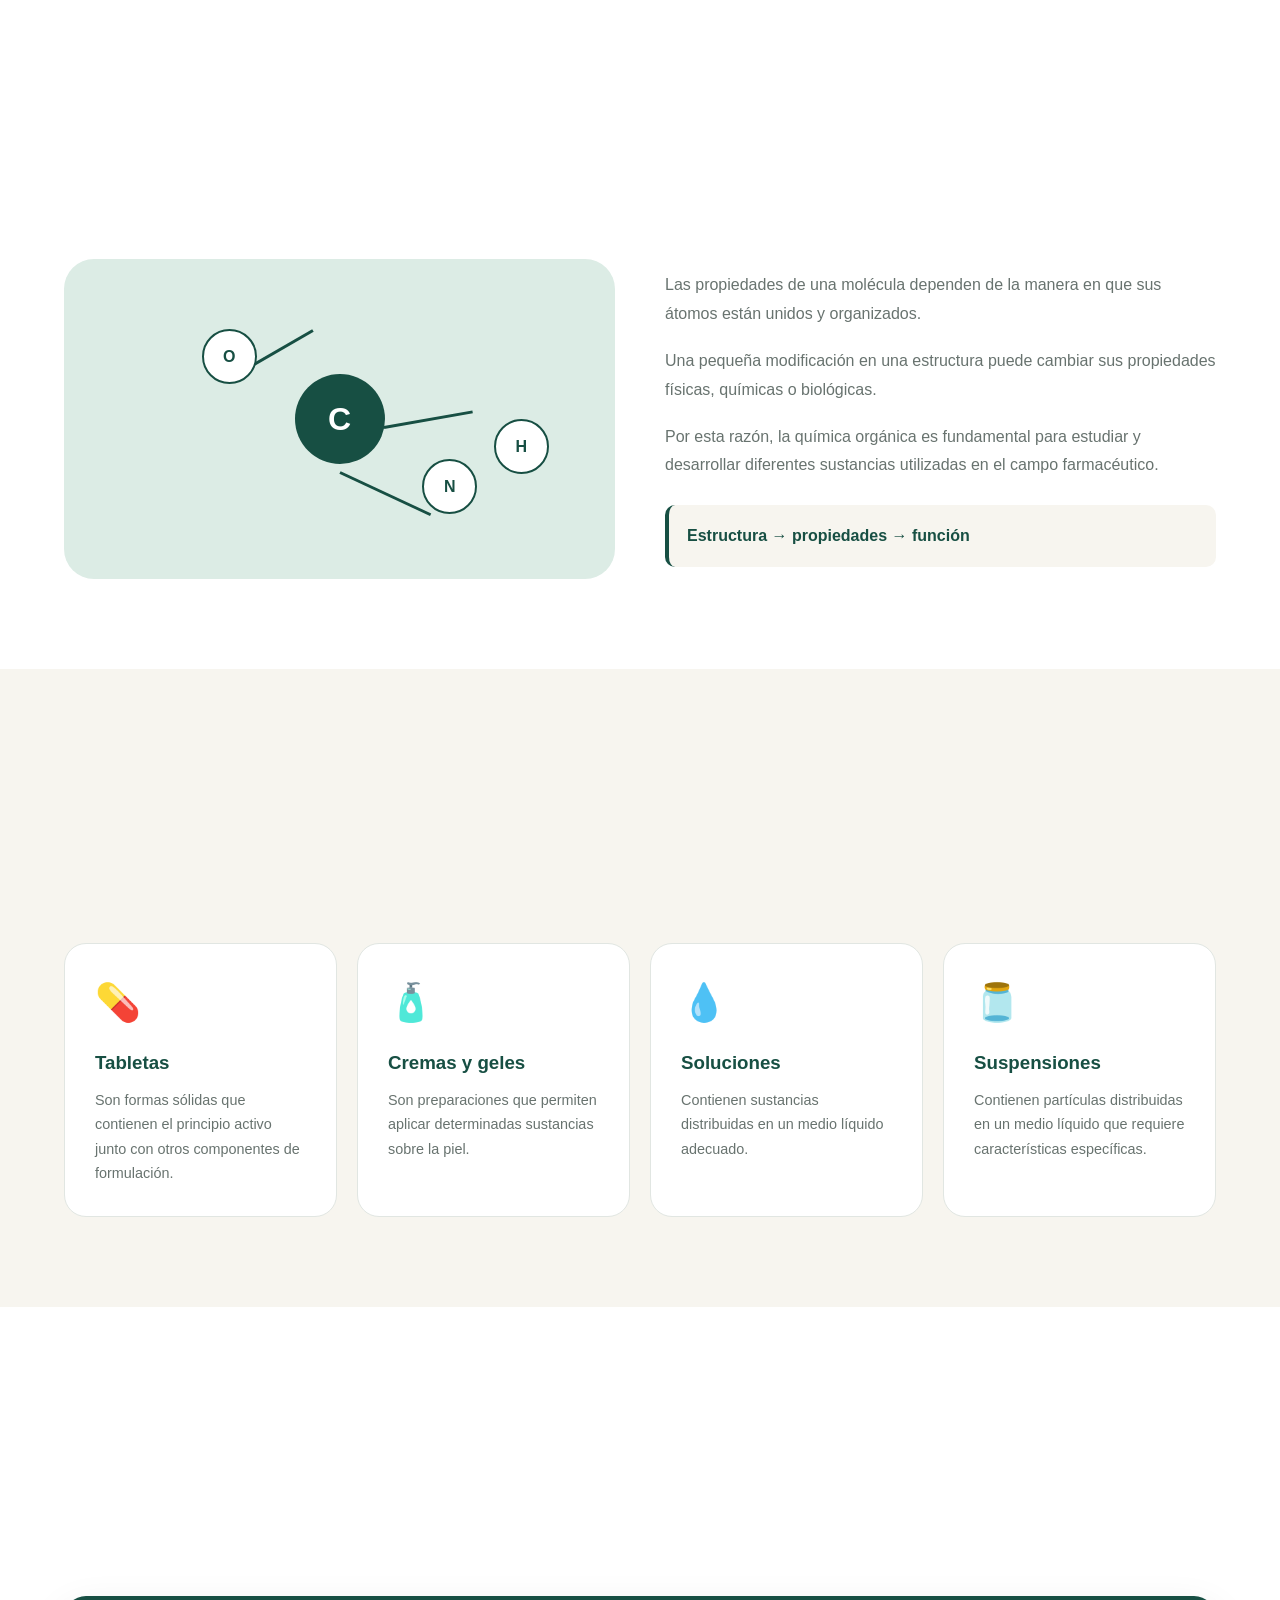
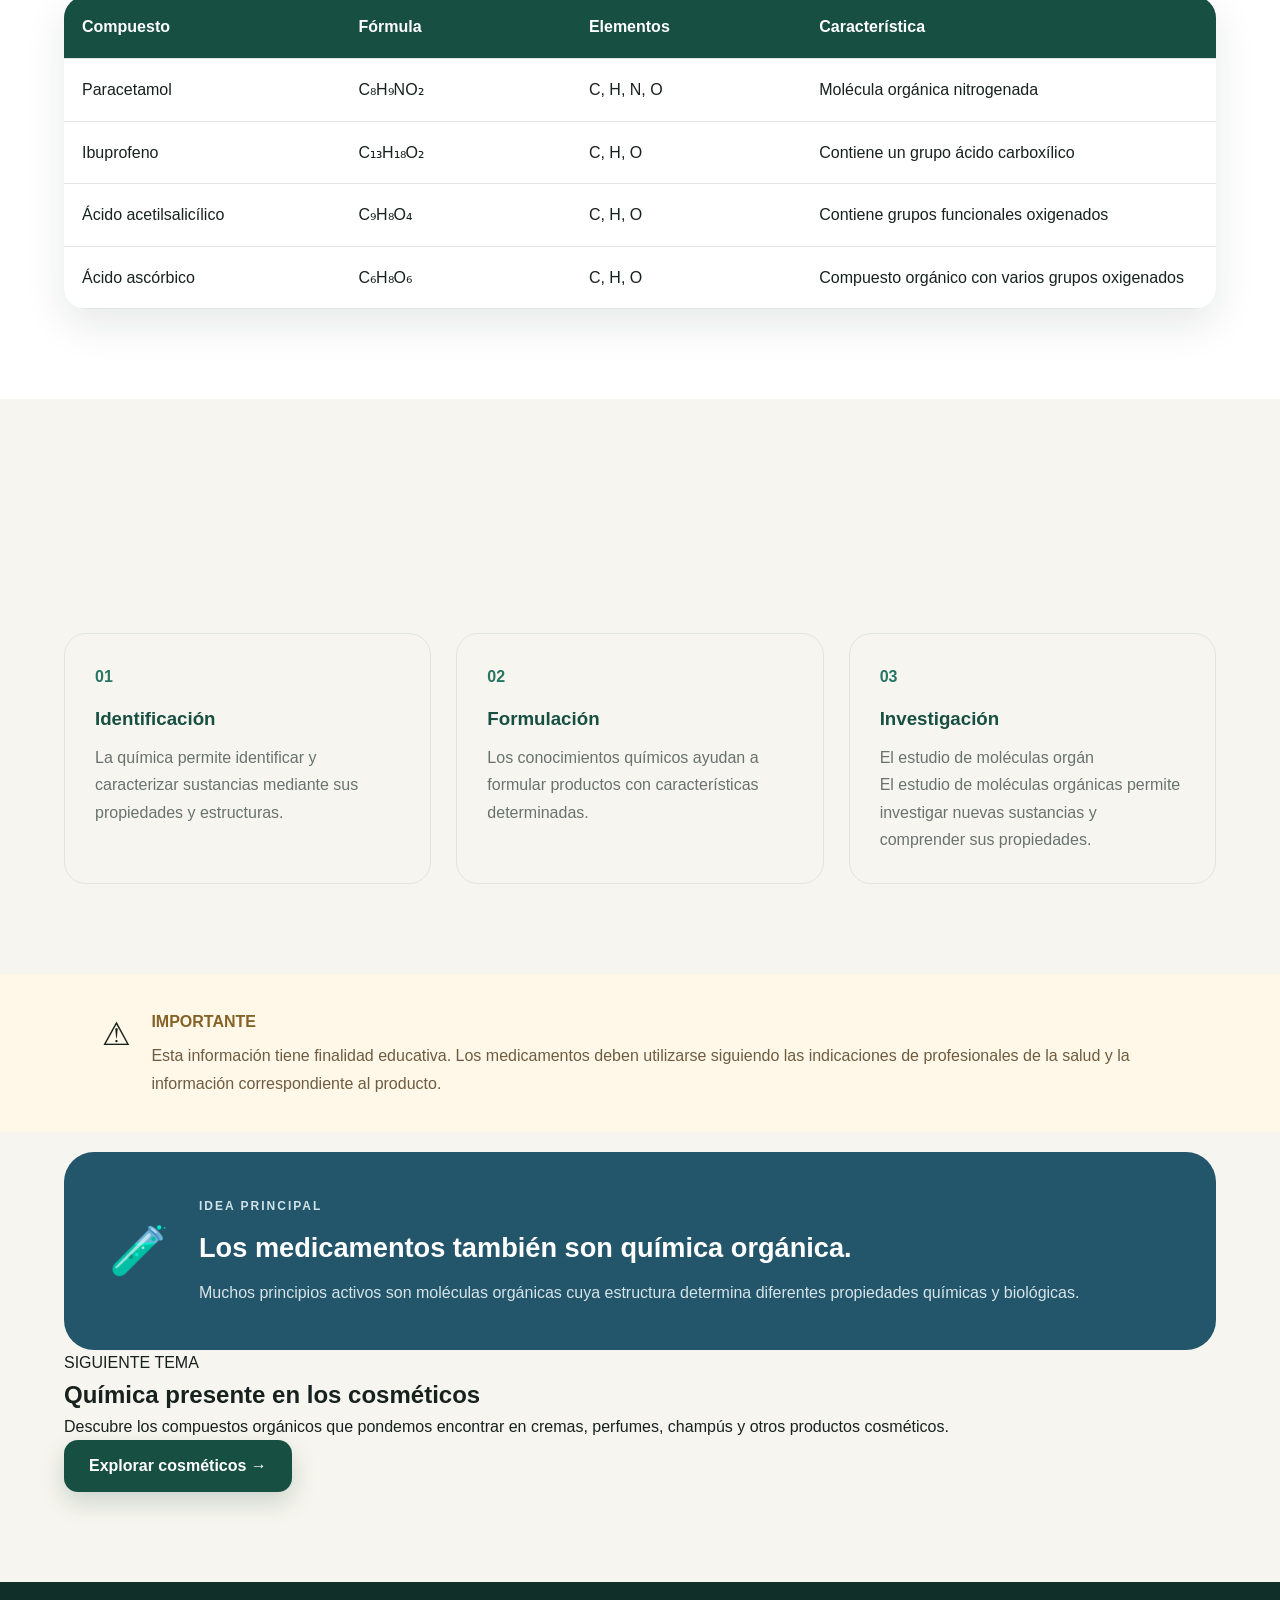
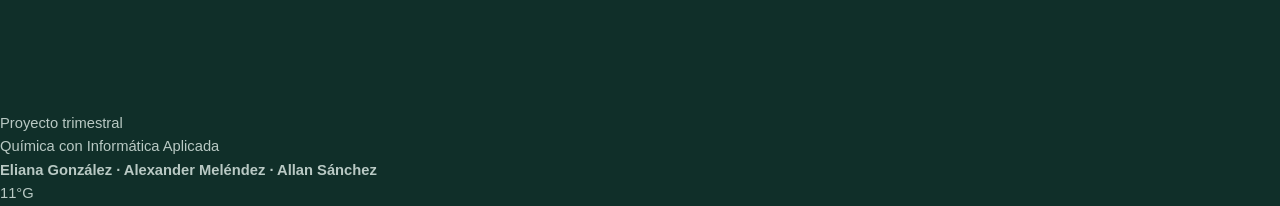
<file: medicamentos.html>
<!DOCTYPE html>
<html lang="es">

<head>

    <meta charset="UTF-8">

    <meta name="viewport" content="width=device-width, initial-scale=1.0">

    <meta name="description"
        content="Descubre la importancia de la química orgánica en los medicamentos y conoce algunos compuestos utilizados en productos farmacéuticos.">

    <title>Química en los medicamentos | Química Orgánica</title>

    <link rel="stylesheet" href="style.css">

</head>


<body>

    <!-- =========================
         NAVEGACIÓN
    ========================== -->

    <header class="header">

        <nav class="navbar">

            <a href="index.html" class="logo">
    <img src="dos.png" alt="Logo del Colegio José Antonio Remón Cantera">
            </a>
          

            <button class="menu-btn" id="menuBtn">
                ☰
            </button>

            <ul class="nav-menu" id="navMenu">

                <li><a href="index.html">Inicio</a></li>

                <li><a href="fundamentos.html">Fundamentos</a></li>

                <li><a href="hidrocarburos.html">Hidrocarburos</a></li>

                <li><a href="nomenclatura.html">IUPAC</a></li>

                <li><a href="alimentos.html">Alimentos</a></li>

                <li>
                    <a href="medicamentos.html" class="active">
                        Medicamentos
                    </a>
                </li>

                <li><a href="cosmeticos.html">Cosméticos</a></li>

                <li><a href="productos.html">Productos</a></li>

                <li><a href="clasificacion.html">Clasificación</a></li>

                <li><a href="actividades.html">Quiz</a></li>

            </ul>

        </nav>

    </header>


    <main>

        <!-- =========================
             HERO
        ========================== -->

        <section class="page-hero">

            <div>

                <p class="hero-tag">
                    QUÍMICA Y SALUD
                </p>

                <h1>
                    La química detrás de
                    <span>los medicamentos</span>
                </h1>

                <p>
                    Muchos medicamentos contienen principios activos
                    formados por compuestos orgánicos. Su estructura
                    molecular influye en sus propiedades y en la forma
                    en que interactúan con el organismo.
                </p>

            </div>


            <div class="page-hero-symbol medicine-symbol">

                <span>⚕</span>

                <small>
                    Moléculas + salud
                </small>

            </div>

        </section>


        <!-- =========================
             INTRODUCCIÓN
        ========================== -->

        <section class="content-section">

            <div class="section-title">

                <p>QUÍMICA FARMACÉUTICA</p>

                <h2>
                    ¿Qué tiene que ver la química orgánica con un medicamento?
                </h2>

            </div>


            <div class="text-card">

                <p>
                    Los medicamentos pueden contener una o varias
                    sustancias activas responsables de producir un
                    efecto determinado en el organismo. Muchas de estas
                    sustancias son <strong>moléculas orgánicas</strong>.
                </p>

                <p>
                    La química permite estudiar la estructura de estas
                    moléculas, sus propiedades y las interacciones que
                    pueden presentar con otras sustancias.
                </p>

                <p>
                    Además del principio activo, un medicamento puede
                    contener otras sustancias llamadas <strong>excipientes</strong>,
                    que ayudan a darle forma, estabilidad, sabor,
                    conservación u otras características necesarias
                    para su presentación.
                </p>

            </div>

        </section>


        <!-- =========================
             PARTES
        ========================== -->

        <section class="content-section light-section">

            <div class="section-title">

                <p>¿QUÉ CONTIENE?</p>

                <h2>
                    Principio activo y excipientes
                </h2>

            </div>


            <div class="medicine-parts">

                <article class="medicine-part-card">

                    <div class="medicine-part-icon">
                        🧬
                    </div>

                    <span>
                        COMPONENTE PRINCIPAL
                    </span>

                    <h3>
                        Principio activo
                    </h3>

                    <p>
                        Es la sustancia responsable de producir el
                        efecto farmacológico del medicamento.
                    </p>

                    <div class="medicine-mini">
                        Molécula con actividad biológica
                    </div>

                </article>


                <article class="medicine-part-card">

                    <div class="medicine-part-icon">
                        ⚗
                    </div>

                    <span>
                        COMPONENTES AUXILIARES
                    </span>

                    <h3>
                        Excipientes
                    </h3>

                    <p>
                        Son sustancias que acompañan al principio activo
                        y pueden contribuir a la forma, estabilidad,
                        conservación o características físicas del producto.
                    </p>

                    <div class="medicine-mini">
                        Ayudan a formular el medicamento
                    </div>

                </article>

            </div>

        </section>


        <!-- =========================
             EJEMPLOS
        ========================== -->

        <section class="content-section">

            <div class="section-title">

                <p>MOLECULAS CONOCIDAS</p>

                <h2>
                    Ejemplos de compuestos orgánicos en medicamentos
                </h2>

                <span>
                    Estos ejemplos permiten observar cómo diferentes
                    estructuras químicas pueden encontrarse en productos
                    farmacéuticos.
                </span>

            </div>


            <div class="medicine-grid">


                <!-- PARACETAMOL -->

                <article class="medicine-card">

                    <div class="medicine-card-top">

                        <span class="medicine-symbol">
                            C
                        </span>

                        <span class="medicine-category">
                            ANALGÉSICO
                        </span>

                    </div>

                    <h3>
                        Paracetamol
                    </h3>

                    <p>
                        Es un compuesto orgánico utilizado en medicamentos
                        con propiedades analgésicas y antipiréticas.
                    </p>

                    <div class="chemical-formula">

                        <span>
                            Fórmula molecular
                        </span>

                        <strong>
                            C₈H₉NO₂
                        </strong>

                    </div>

                    <div class="medicine-elements">

                        <span>C</span>
                        <span>H</span>
                        <span>N</span>
                        <span>O</span>

                    </div>

                </article>


                <!-- IBUPROFENO -->

                <article class="medicine-card">

                    <div class="medicine-card-top">

                        <span class="medicine-symbol">
                            C
                        </span>

                        <span class="medicine-category">
                            AINE
                        </span>

                    </div>

                    <h3>
                        Ibuprofeno
                    </h3>

                    <p>
                        Es un compuesto orgánico perteneciente al grupo
                        de los antiinflamatorios no esteroideos.
                    </p>

                    <div class="chemical-formula">

                        <span>
                            Fórmula molecular
                        </span>

                        <strong>
                            C₁₃H₁₈O₂
                        </strong>

                    </div>

                    <div class="medicine-elements">

                        <span>C</span>
                        <span>H</span>
                        <span>O</span>

                    </div>

                </article>


                <!-- ASPIRINA -->

                <article class="medicine-card">

                    <div class="medicine-card-top">

                        <span class="medicine-symbol">
                            C
                        </span>

                        <span class="medicine-category">
                            ÁCIDO ORGÁNICO
                        </span>

                    </div>

                    <h3>
                        Ácido acetilsalicílico
                    </h3>

                    <p>
                        Es un compuesto orgánico conocido comúnmente
                        como aspirina y pertenece a la familia de
                        los salicilatos.
                    </p>

                    <div class="chemical-formula">

                        <span>
                            Fórmula molecular
                        </span>

                        <strong>
                            C₉H₈O₄
                        </strong>

                    </div>

                    <div class="medicine-elements">

                        <span>C</span>
                        <span>H</span>
                        <span>O</span>

                    </div>

                </article>


                <!-- VITAMINA C -->

                <article class="medicine-card">

                    <div class="medicine-card-top">

                        <span class="medicine-symbol">
                            C
                        </span>

                        <span class="medicine-category">
                            VITAMINA
                        </span>

                    </div>

                    <h3>
                        Ácido ascórbico
                    </h3>

                    <p>
                        Es la forma química de la vitamina C y es
                        un compuesto orgánico presente en alimentos
                        y en determinados productos farmacéuticos.
                    </p>

                    <div class="chemical-formula">

                        <span>
                            Fórmula molecular
                        </span>

                        <strong>
                            C₆H₈O₆
                        </strong>

                    </div>

                    <div class="medicine-elements">

                        <span>C</span>
                        <span>H</span>
                        <span>O</span>

                    </div>

                </article>

            </div>

        </section>


        <!-- =========================
             ESTRUCTURA
        ========================== -->

        <section class="content-section light-section">

            <div class="section-title">

                <p>ESTRUCTURA Y FUNCIÓN</p>

                <h2>
                    ¿Por qué importa la estructura química?
                </h2>

            </div>


            <div class="structure-explanation">

                <div class="structure-visual">

                    <div class="atom-circle">
                        C
                    </div>

                    <div class="bond bond-one"></div>

                    <div class="atom-small atom-one">
                        O
                    </div>

                    <div class="bond bond-two"></div>

                    <div class="atom-small atom-two">
                        N
                    </div>

                    <div class="bond bond-three"></div>

                    <div class="atom-small atom-three">
                        H
                    </div>

                </div>


                <div class="structure-text">

                    <p>
                        Las propiedades de una molécula dependen de la
                        manera en que sus átomos están unidos y organizados.
                    </p>

                    <p>
                        Una pequeña modificación en una estructura puede
                        cambiar sus propiedades físicas, químicas o
                        biológicas.
                    </p>

                    <p>
                        Por esta razón, la química orgánica es fundamental
                        para estudiar y desarrollar diferentes sustancias
                        utilizadas en el campo farmacéutico.
                    </p>

                    <div class="structure-highlight">

                        <strong>
                            Estructura → propiedades → función
                        </strong>

                    </div>

                </div>

            </div>

        </section>


        <!-- =========================
             FORMAS FARMACÉUTICAS
        ========================== -->

        <section class="content-section">

            <div class="section-title">

                <p>NO TODOS SE PRESENTAN IGUAL</p>

                <h2>
                    Formas de presentación
                </h2>

                <span>
                    La misma sustancia activa puede formar parte de
                    diferentes presentaciones farmacéuticas.
                </span>

            </div>


            <div class="medicine-forms">

                <article>

                    <span>💊</span>

                    <h3>
                        Tabletas
                    </h3>

                    <p>
                        Son formas sólidas que contienen el principio
                        activo junto con otros componentes de formulación.
                    </p>

                </article>


                <article>

                    <span>🧴</span>

                    <h3>
                        Cremas y geles
                    </h3>

                    <p>
                        Son preparaciones que permiten aplicar determinadas
                        sustancias sobre la piel.
                    </p>

                </article>


                <article>

                    <span>💧</span>

                    <h3>
                        Soluciones
                    </h3>

                    <p>
                        Contienen sustancias distribuidas en un medio
                        líquido adecuado.
                    </p>

                </article>


                <article>

                    <span>🫙</span>

                    <h3>
                        Suspensiones
                    </h3>

                    <p>
                        Contienen partículas distribuidas en un medio
                        líquido que requiere características específicas.
                    </p>

                </article>

            </div>

        </section>


        <!-- =========================
             COMPARACIÓN
        ========================== -->

        <section class="content-section light-section">

            <div class="section-title">

                <p>COMPARA</p>

                <h2>
                    ¿Qué observamos en estas moléculas?
                </h2>

            </div>


            <div class="medicine-table">

                <div class="medicine-table-row medicine-table-header">

                    <div>
                        Compuesto
                    </div>

                    <div>
                        Fórmula
                    </div>

                    <div>
                        Elementos
                    </div>

                    <div>
                        Característica
                    </div>

                </div>


                <div class="medicine-table-row">

                    <div>
                        Paracetamol
                    </div>

                    <div>
                        C₈H₉NO₂
                    </div>

                    <div>
                        C, H, N, O
                    </div>

                    <div>
                        Molécula orgánica nitrogenada
                    </div>

                </div>


                <div class="medicine-table-row">

                    <div>
                        Ibuprofeno
                    </div>

                    <div>
                        C₁₃H₁₈O₂
                    </div>

                    <div>
                        C, H, O
                    </div>

                    <div>
                        Contiene un grupo ácido carboxílico
                    </div>

                </div>


                <div class="medicine-table-row">

                    <div>
                        Ácido acetilsalicílico
                    </div>

                    <div>
                        C₉H₈O₄
                    </div>

                    <div>
                        C, H, O
                    </div>

                    <div>
                        Contiene grupos funcionales oxigenados
                    </div>

                </div>


                <div class="medicine-table-row">

                    <div>
                        Ácido ascórbico
                    </div>

                    <div>
                        C₆H₈O₆
                    </div>

                    <div>
                        C, H, O
                    </div>

                    <div>
                        Compuesto orgánico con varios grupos oxigenados
                    </div>

                </div>

            </div>

        </section>


        <!-- =========================
             IMPORTANCIA
        ========================== -->

        <section class="content-section">

            <div class="section-title">

                <p>IMPORTANCIA</p>

                <h2>
                    La química detrás de la farmacia
                </h2>

            </div>


            <div class="importance-grid">

                <article>

                    <span>
                        01
                    </span>

                    <h3>
                        Identificación
                    </h3>

                    <p>
                        La química permite identificar y caracterizar
                        sustancias mediante sus propiedades y estructuras.
                    </p>

                </article>


                <article>

                    <span>
                        02
                    </span>

                    <h3>
                        Formulación
                    </h3>

                    <p>
                        Los conocimientos químicos ayudan a formular
                        productos con características determinadas.
                    </p>

                </article>


                <article>

                    <span>
                        03
                    </span>

                    <h3>
                        Investigación
                    </h3>

                    <p>
                        El estudio de moléculas orgán<p>
    El estudio de moléculas orgánicas permite investigar nuevas sustancias
    y comprender sus propiedades.
</p>

</article>

</div>

</section>

<!-- =========================
     NOTA EDUCATIVA
     ========================= -->

<section class="warning-section">

    <div>

        <span>
            ⚠
        </span>

        <div>

            <strong>
                IMPORTANTE
            </strong>

            <p>
                Esta información tiene finalidad educativa.
                Los medicamentos deben utilizarse siguiendo
                las indicaciones de profesionales de la salud
                y la información correspondiente al producto.
            </p>

        </div>

    </div>

</section>


<!-- =========================
     RESUMEN
     ========================= -->

<section class="fact-section">

    <div class="fact-box">

        <span>
            🧪
        </span>

        <div>

            <p>
                IDEA PRINCIPAL
            </p>

            <h2>
                Los medicamentos también son química orgánica.
            </h2>

            <span>
                Muchos principios activos son moléculas orgánicas
                cuya estructura determina diferentes propiedades
                químicas y biológicas.
            </span>

        </div>

    </div>

<!-- ========================
  SIGUIENTE
  ========================= -->

  <section class="next-sextion"

    <p>
      SIGUIENTE TEMA
    </p>

<h2>
  Química presente en los cosméticos
</h2>

    <p>
      Descubre los compuestos orgánicos que pondemos encontrar en cremas, perfumes, champús y otros productos cosméticos.
    </p>
    <a herf="cosmeticos.html"
      class="btn btn-primary">
      Explorar cosméticos →
      </a>
    
</section>

    </main>
<!-- ==========================
  footer
  ======================== -->
  
  
<footer class="footer">

  <div class="footer-content">
    
  </div>
  
  <div class="project-info">

    <p>
        Proyecto trimestral
    </p>

    <p>
        Química con Informática Aplicada
    </p>

    <p>
        <strong>
            Eliana González · Alexander Meléndez · Allan Sánchez
        </strong>
    </p>

    <p>
        11°G
    </p>

</div>

</footer>
  
</body>

</html>
</file>
<file: style.css>
/* =========================================================
   QUÍMICA ORGÁNICA EN LA VIDA COTIDIANA
   HOJA DE ESTILOS PRINCIPAL
========================================================= */


/* =========================================================
   1. CONFIGURACIÓN GENERAL
========================================================= */

* {
    margin: 0;
    padding: 0;
    box-sizing: border-box;
}


html {
    scroll-behavior: smooth;
}


body {
    font-family: "Segoe UI", Arial, sans-serif;
    background: #f7f5ef;
    color: #17221f;
    line-height: 1.6;
    overflow-x: hidden;
}


a {
    text-decoration: none;
    color: inherit;
}


img {
    max-width: 100%;
    display: block;
}


button {
    font-family: inherit;
}


/* =========================================================
   VARIABLES
========================================================= */

:root {

    --verde: #174f43;
    --verde-claro: #287563;
    --verde-suave: #dcece5;

    --azul: #24566b;
    --azul-claro: #e0edf1;

    --crema: #f7f5ef;
    --blanco: #ffffff;

    --gris: #68736f;
    --gris-claro: #e9ece9;

    --negro: #17221f;

    --sombra: 0 15px 40px rgba(23, 34, 31, 0.10);

    --radio: 22px;

    --transicion: 0.3s ease;
}


/* =========================================================
   2. NAVBAR
========================================================= */

.header {
    width: 100%;
    position: sticky;
    top: 0;
    z-index: 1000;
    background: rgba(255, 255, 255, 0.94);
    backdrop-filter: blur(12px);
    border-bottom: 1px solid rgba(23, 79, 67, 0.10);
}


.navbar {
    max-width: 1400px;
    margin: auto;
    min-height: 76px;
    padding: 0 5%;
    display: flex;
    align-items: center;
    justify-content: space-between;
    gap: 25px;
}


/* =====================================================
   LOGO DEL COLEGIO
===================================================== */

.logo {
    display: flex;
    align-items: center;
    justify-content: center;

    width: 52px;
    height: 52px;

    flex-shrink: 0;
}

.logo img {
    width: 42px;
    height: 42px;

    object-fit: contain;

    display: block;
}


.logo span {
    width: 38px;
    height: 38px;
    display: flex;
    align-items: center;
    justify-content: center;
    background: var(--verde);
    color: white;
    border-radius: 12px;
    font-size: 1.2rem;
}


.nav-menu {
    list-style: none;
    display: flex;
    align-items: center;
    gap: 30px;
}


.nav-menu a {
    position: relative;
    display: block;
    padding: 9px 11px;
    color: #46534f;
    font-size: 0.88rem;
    font-weight: 600;
    transition: var(--transicion);
}


.nav-menu a::after {
    content: "";
    position: absolute;
    left: 10px;
    right: 10px;
    bottom: 3px;
    height: 2px;
    background: var(--verde-claro);
    transform: scaleX(0);
    transform-origin: center;
    transition: var(--transicion);
}


.nav-menu a:hover,
.nav-menu a.active {
    color: var(--verde);
}


.nav-menu a:hover::after,
.nav-menu a.active::after {
    transform: scaleX(1);
}


.menu-btn {
    width: 50px;
    height: 50px;

    margin-left: 30px;

    display: flex;
    align-items: center;
    justify-content: center;

    padding: 0;

    border: none;
    border-radius: 14px;

    background: var(--verde-suave);
    color: var(--verde);

    font-size: 28px;
    font-weight: bold;

    cursor: pointer;

    box-shadow: 0 5px 15px rgba(20, 50, 45, 0.10);

    transition: 0.25s ease;
}

.menu-btn:hover {
    background: var(--verde);
    color: #ffffff;
    transform: translateY(-2px);
}

.menu-btn:active {
    transform: scale(0.94);
}

/* =========================================================
   3. HERO
========================================================= */

.hero {
    min-height: calc(100vh - 76px);
    max-width: 1400px;
    margin: auto;
    padding: 80px 5%;
    display: grid;
    grid-template-columns: 1.05fr 0.95fr;
    align-items: center;
    gap: 70px;
    position: relative;
}


.hero::before {
    content: "";
    position: absolute;
    width: 350px;
    height: 350px;
    background: var(--verde-suave);
    border-radius: 50%;
    filter: blur(2px);
    opacity: 0.65;
    top: 50px;
    right: -160px;
    z-index: -1;
}


.hero-content {
    animation: aparecerIzquierda 0.9s ease both;
}


.hero-tag {
    display: inline-block;
    color: var(--verde-claro);
    font-size: 0.78rem;
    font-weight: 800;
    letter-spacing: 2px;
    margin-bottom: 18px;
}


.hero h1 {
    max-width: 700px;
    font-size: clamp(3rem, 6vw, 5.7rem);
    line-height: 0.98;
    letter-spacing: -3px;
    color: var(--negro);
}


.hero h1 span {
    display: block;
    color: var(--verde);
}


.hero-text {
    max-width: 620px;
    margin-top: 30px;
    color: var(--gris);
    font-size: 1.08rem;
}


.hero-buttons {
    margin-top: 35px;
    display: flex;
    flex-wrap: wrap;
    gap: 14px;
}


/* =========================================================
   BOTONES
========================================================= */

.btn {
    display: inline-flex;
    align-items: center;
    justify-content: center;
    min-height: 52px;
    padding: 0 25px;
    border-radius: 14px;
    font-weight: 700;
    transition: var(--transicion);
}


.btn-primary {
    background: var(--verde);
    color: white;
    box-shadow: 0 10px 25px rgba(23, 79, 67, 0.20);
}


.btn-primary:hover {
    background: var(--verde-claro);
    transform: translateY(-3px);
    box-shadow: 0 15px 30px rgba(23, 79, 67, 0.25);
}


.btn-secondary {
    background: white;
    color: var(--verde);
    border: 1px solid #d7dfdb;
}


.btn-secondary:hover {
    border-color: var(--verde);
    transform: translateY(-3px);
}


/* =========================================================
   4. IMAGEN DEL HERO
========================================================= */

.hero-image {
    position: relative;
    min-height: 500px;
    display: flex;
    align-items: center;
    justify-content: center;
    animation: aparecerDerecha 1s ease both;
}


.lab-image {
    width: min(100%, 570px);
    height: 500px;
    overflow: hidden;
    border-radius: 35px;
    background: var(--verde-suave);
    box-shadow: var(--sombra);
    transform: rotate(1deg);
    position: relative;
}


.lab-image::after {
    content: "";
    position: absolute;
    inset: 0;
    background: linear-gradient(
        135deg,
        rgba(23, 79, 67, 0.05),
        rgba(36, 86, 107, 0.20)
    );
    pointer-events: none;
}


.lab-image img {
    width: 100%;
    height: 100%;
    object-fit: cover;
    transition: transform 0.7s ease;
}


.lab-image:hover img {
    transform: scale(1.05);
}


/* =========================================================
   5. MOLÉCULAS DECORATIVAS
========================================================= */

.molecule {
    position: absolute;
    z-index: 3;
    background: white;
    color: var(--verde);
    padding: 14px 18px;
    border-radius: 16px;
    box-shadow: var(--sombra);
    font-weight: 800;
    animation: flotar 4s ease-in-out infinite;
}


.molecule-one {
    top: 40px;
    left: 0;
}


.molecule-two {
    bottom: 35px;
    right: 0;
    animation-delay: 1.2s;
}


/* =========================================================
   6. SECCIONES
========================================================= */

.section {
    max-width: 1400px;
    margin: auto;
    padding: 100px 5%;
}


.section-title {
    max-width: 800px;
    margin-bottom: 55px;
}


.section-title p,
.small-title {
    color: var(--verde-claro);
    font-size: 0.78rem;
    font-weight: 800;
    letter-spacing: 2px;
    margin-bottom: 12px;
}


.section-title h2 {
    font-size: clamp(2rem, 4vw, 3.4rem);
    line-height: 1.1;
    letter-spacing: -1.5px;
    margin-bottom: 15px;
}


.section-title span {
    color: var(--gris);
}


/* =========================================================
   7. INTRODUCCIÓN
========================================================= */

.intro {
    background: white;
    max-width: none;
    padding-left: max(5%, calc((100% - 1260px) / 2));
    padding-right: max(5%, calc((100% - 1260px) / 2));
}


.intro-content {
    display: grid;
    grid-template-columns: 1.2fr 0.8fr;
    gap: 60px;
    align-items: center;
}


.intro-text {
    color: var(--gris);
    font-size: 1.05rem;
}


.intro-text p {
    margin-bottom: 18px;
}


.intro-highlight {
    padding: 35px;
    background: var(--verde-suave);
    border-radius: var(--radio);
    border: 1px solid rgba(40, 117, 99, 0.10);
}


.intro-highlight span {
    font-size: 2.5rem;
}


.intro-highlight h3 {
    color: var(--verde);
    font-size: 1.5rem;
    margin: 15px 0;
}


.intro-highlight p {
    color: #4f625b;
}


/* =========================================================
   8. TARJETAS DE CATEGORÍAS
========================================================= */

.categories {
    background: var(--crema);
}


.category-grid {
    display: grid;
    grid-template-columns: repeat(4, 1fr);
    gap: 22px;
}


.category-card {
    background: white;
    border: 1px solid #e4e8e4;
    border-radius: var(--radio);
    padding: 30px;
    min-height: 320px;
    display: flex;
    flex-direction: column;
    transition: transform 0.35s ease, box-shadow 0.35s ease;
    position: relative;
    overflow: hidden;
}


.category-card::before {
    content: "";
    position: absolute;
    width: 100px;
    height: 100px;
    border-radius: 50%;
    background: var(--verde-suave);
    top: -45px;
    right: -35px;
    transition: transform 0.4s ease;
}


.category-card:hover {
    transform: translateY(-10px);
    box-shadow: var(--sombra);
}


.category-card:hover::before {
    transform: scale(1.7);
}


.card-icon {
    width: 58px;
    height: 58px;
    border-radius: 16px;
    background: var(--verde-suave);
    display: flex;
    align-items: center;
    justify-content: center;
    font-size: 1.7rem;
    margin-bottom: 25px;
    position: relative;
    z-index: 2;
}


.category-card h3 {
    font-size: 1.4rem;
    color: var(--verde);
    margin-bottom: 12px;
}


.category-card p {
    color: var(--gris);
    font-size: 0.93rem;
}


.category-card a {
    margin-top: auto;
    padding-top: 20px;
    color: var(--verde-claro);
    font-weight: 800;
}


.category-card a:hover {
    color: var(--azul);
}


/* =========================================================
   9. SECCIÓN DESCUBRE
========================================================= */

.discover {
    padding-top: 80px;
    padding-bottom: 80px;
}


.discover-content {
    background: var(--verde);
    color: white;
    border-radius: 35px;
    padding: 70px;
    display: grid;
    grid-template-columns: 1fr 0.8fr;
    align-items: center;
    overflow: hidden;
    position: relative;
}


.discover-content h2 {
    max-width: 650px;
    font-size: clamp(2rem, 4vw, 3.5rem);
    line-height: 1.05;
    margin-bottom: 20px;
}


.discover-content p:not(.small-title) {
    max-width: 600px;
    color: #d5e5df;
    margin-bottom: 30px;
}


.discover .btn-primary {
    background: white;
    color: var(--verde);
}


.discover .btn-primary:hover {
    background: var(--verde-suave);
}


.discover-visual {
    min-height: 300px;
    position: relative;
    display: flex;
    justify-content: center;
    align-items: center;
}


.science-circle {
    width: 190px;
    height: 190px;
    border: 1px solid rgba(255,255,255,0.35);
    border-radius: 50%;
    display: flex;
    align-items: center;
    justify-content: center;
    font-size: 5rem;
    animation: girarSuave 12s linear infinite;
}


.floating-molecule {
    position: absolute;
    width: 55px;
    height: 55px;
    border-radius: 50%;
    background: white;
    color: var(--verde);
    display: flex;
    align-items: center;
    justify-content: center;
    font-weight: 900;
    animation: orbitar 5s ease-in-out infinite;
}


.floating-molecule.second {
    top: 30px;
    right: 20px;
    animation-delay: 1s;
}


.floating-molecule.third {
    bottom: 25px;
    left: 15px;
    animation-delay: 2s;
}


/* =========================================================
   10. MENSAJE FINAL
========================================================= */

.final-message {
    text-align: center;
    padding-top: 70px;
    padding-bottom: 100px;
}


.final-message p {
    color: var(--verde-claro);
    font-size: 0.78rem;
    font-weight: 800;
    letter-spacing: 2px;
    margin-bottom: 15px;
}


.final-message h2 {
    max-width: 850px;
    margin: auto;
    font-size: clamp(2rem, 4vw, 3.5rem);
    line-height: 1.1;
}


/* =========================================================
   11. FOOTER
========================================================= */

.footer {
    background: #102f29;
    color: white;
}


.footer-content {
    max-width: 1300px;
    margin: auto;
    padding: 65px 5%;
    display: grid;
    grid-template-columns: 1.5fr 1fr 1fr;
    gap: 50px;
}


.footer h3 {
    margin-bottom: 15px;
}


.footer h4 {
    color: #b9d6cd;
    margin-bottom: 15px;
}


.footer p {
    color: #b9c9c4;
    font-size: 0.92rem;
}


.footer a {
    display: block;
    color: #b9c9c4;
    margin-bottom: 7px;
    transition: var(--transicion);
}


.footer a:hover {
    color: white;
    transform: translateX(4px);
}


.footer-bottom {
    border-top: 1px solid rgba(255,255,255,0.10);
    padding: 20px 5%;
    text-align: center;
}


/* =========================================================
   12. ANIMACIONES
========================================================= */

@keyframes aparecerIzquierda {

    from {
        opacity: 0;
        transform: translateX(-40px);
    }

    to {
        opacity: 1;
        transform: translateX(0);
    }

}


@keyframes aparecerDerecha {

    from {
        opacity: 0;
        transform: translateX(40px);
    }

    to {
        opacity: 1;
        transform: translateX(0);
    }

}


@keyframes flotar {

    0%,
    100% {
        transform: translateY(0);
    }

    50% {
        transform: translateY(-15px);
    }

}


@keyframes orbitar {

    0%,
    100% {
        transform: translateY(0) rotate(0deg);
    }

    50% {
        transform: translateY(-20px) rotate(10deg);
    }

}


@keyframes girarSuave {

    from {
        transform: rotate(0deg);
    }

    to {
        transform: rotate(360deg);
    }

}


/* =========================================================
   13. RESPONSIVE - TABLETS
========================================================= */

@media (max-width: 1100px) {

    .nav-menu {
        gap: 0;
    }


    .nav-menu a {
        padding: 8px;
        font-size: 0.78rem;
    }


    .hero {
        gap: 40px;
    }


    .category-grid {
        grid-template-columns: repeat(2, 1fr);
    }

}


/* =========================================================
   14. RESPONSIVE - TABLETS PEQUEÑAS
========================================================= */

@media (max-width: 850px) {

    .menu-btn {
        display: block;
    }


    .nav-menu {
        position: absolute;
        top: 76px;
        left: 0;
        width: 100%;
        padding: 15px 5%;
        background: white;
        display: none;
        flex-direction: column;
        align-items: stretch;
        box-shadow: 0 15px 30px rgba(0,0,0,0.08);
    }


    .nav-menu.show {
        display: flex;
        animation: menuAparecer 0.3s ease;
    }


    .nav-menu a {
        padding: 14px 10px;
        font-size: 0.95rem;
        border-bottom: 1px solid #eef1ef;
    }


    .hero {
        grid-template-columns: 1fr;
        padding-top: 65px;
    }


    .hero-image {
        min-height: 420px;
    }


    .intro-content,
    .discover-content {
        grid-template-columns: 1fr;
    }


    .discover-content {
        padding: 50px;
    }


    .footer-content {
        grid-template-columns: 1fr 1fr;
    }

}


/* =========================================================
   15. RESPONSIVE - CELULARES
========================================================= */

@media (max-width: 600px) {

    .navbar {
        min-height: 68px;
    }


    .nav-menu {
        top: 68px;
    }


    .hero {
        min-height: auto;
        padding-top: 55px;
        padding-bottom: 65px;
    }


    .hero h1 {
        font-size: clamp(2.7rem, 13vw, 4rem);
        letter-spacing: -2px;
    }


    .hero-text {
        font-size: 0.98rem;
    }


    .hero-buttons {
        flex-direction: column;
    }


    .hero-buttons .btn {
        width: 100%;
    }


    .hero-image {
        min-height: 330px;
    }


    .lab-image {
        height: 330px;
        border-radius: 25px;
    }


    .molecule {
        font-size: 0.8rem;
        padding: 10px 12px;
    }


    .molecule-one {
        left: -5px;
    }


    .molecule-two {
        right: -5px;
    }


    .section {
        padding-top: 70px;
        padding-bottom: 70px;
    }


    .section-title {
        margin-bottom: 35px;
    }


    .category-grid {
        grid-template-columns: 1fr;
    }


    .category-card {
        min-height: auto;
    }


    .discover-content {
        padding: 40px 25px;
        border-radius: 25px;
    }


    .discover-visual {
        min-height: 240px;
    }


    .science-circle {
        width: 145px;
        height: 145px;
        font-size: 3.5rem;
    }


    .footer-content {
        grid-template-columns: 1fr;
        padding-top: 50px;
        padding-bottom: 50px;
    }

}


/* =========================================================
   16. ANIMACIÓN DEL MENÚ
========================================================= */

@keyframes menuAparecer {

    from {
        opacity: 0;
        transform: translateY(-10px);
    }

    to {
        opacity: 1;
        transform: translateY(0);
    }

}


/* =========================================================
   17. ACCESIBILIDAD
========================================================= */

@media (prefers-reduced-motion: reduce) {

    *,
    *::before,
    *::after {
        animation-duration: 0.01ms !important;
        animation-iteration-count: 1 !important;
        scroll-behavior: auto !important;
        transition-duration: 0.01ms !important;
    }

}

/* =========================================================
   ANIMACIONES CONTROLADAS POR JAVASCRIPT
========================================================= */

.category-card,
.intro-content,
.section-title,
.discover-content {
    opacity: 0;
    transform: translateY(30px);
    transition: opacity 0.7s ease, transform 0.7s ease;
}


.category-card.visible,
.intro-content.visible,
.section-title.visible,
.discover-content.visible {
    opacity: 1;
    transform: translateY(0);
}


/* =========================================================
   BOTÓN VOLVER ARRIBA
========================================================= */

.back-to-top {
    position: fixed;
    right: 25px;
    bottom: 25px;
    width: 48px;
    height: 48px;
    border: none;
    border-radius: 50%;
    background: #174f43;
    color: white;
    font-size: 1.4rem;
    font-weight: bold;
    cursor: pointer;
    opacity: 0;
    visibility: hidden;
    transform: translateY(15px);
    transition: 0.3s ease;
    z-index: 999;
    box-shadow: 0 10px 25px rgba(0, 0, 0, 0.18);
}


.back-to-top.show {
    opacity: 1;
    visibility: visible;
    transform: translateY(0);
}


.back-to-top:hover {
    background: #287563;
    transform: translateY(-4px);
}

/* =========================================================
   PÁGINAS EDUCATIVAS
========================================================= */

.page-hero {
    max-width: 1400px;
    margin: auto;
    min-height: 430px;
    padding: 80px 5%;
    display: flex;
    align-items: center;
    justify-content: space-between;
    gap: 60px;
    background:
        radial-gradient(circle at 85% 30%, #dcece5 0 90px, transparent 91px),
        radial-gradient(circle at 75% 80%, #e0edf1 0 120px, transparent 121px);
}


.page-hero h1 {
    max-width: 750px;
    font-size: clamp(2.8rem, 6vw, 5rem);
    line-height: 1;
    letter-spacing: -2px;
    margin-bottom: 25px;
}


.page-hero h1 span {
    display: block;
    color: var(--verde);
}


.page-hero > div:first-child > p:last-child {
    max-width: 650px;
    color: var(--gris);
    font-size: 1.05rem;
}


.page-hero-symbol {
    width: 220px;
    height: 220px;
    flex-shrink: 0;
    border-radius: 50%;
    background: var(--verde);
    color: white;
    display: flex;
    flex-direction: column;
    align-items: center;
    justify-content: center;
    box-shadow: 0 25px 50px rgba(23, 79, 67, 0.22);
    animation: flotar 4s ease-in-out infinite;
}


.page-hero-symbol span {
    font-size: 5rem;
    font-weight: 800;
}


.page-hero-symbol small {
    color: #d5e5df;
}


/* =========================================================
   SECCIONES DE CONTENIDO
========================================================= */

.content-section {
    max-width: 1300px;
    margin: auto;
    padding: 90px 5%;
}


.light-section {
    max-width: none;
    background: white;
    padding-left: max(5%, calc((100% - 1170px) / 2));
    padding-right: max(5%, calc((100% - 1170px) / 2));
}


.text-card {
    max-width: 950px;
    background: white;
    padding: 40px;
    border-radius: var(--radio);
    box-shadow: var(--sombra);
    border-left: 5px solid var(--verde);
}


.text-card p {
    color: var(--gris);
    margin-bottom: 18px;
}


.text-card p:last-child {
    margin-bottom: 0;
}


.text-card strong {
    color: var(--verde);
}


/* =========================================================
   TARJETAS DE INFORMACIÓN
========================================================= */

.info-grid {
    display: grid;
    grid-template-columns: repeat(4, 1fr);
    gap: 20px;
}


.info-card {
    padding: 30px;
    background: var(--crema);
    border: 1px solid #e1e6e2;
    border-radius: var(--radio);
    transition: var(--transicion);
}


.info-card:hover {
    transform: translateY(-8px);
    box-shadow: var(--sombra);
}


.info-number {
    color: var(--verde-claro);
    font-size: 0.8rem;
    font-weight: 900;
    letter-spacing: 2px;
    margin-bottom: 20px;
}


.info-card h3 {
    color: var(--verde);
    margin-bottom: 12px;
}


.info-card p {
    color: var(--gris);
    font-size: 0.92rem;
}


/* =========================================================
   ENLACES QUÍMICOS
========================================================= */

.bond-grid {
    display: grid;
    grid-template-columns: repeat(3, 1fr);
    gap: 25px;
}


.bond-card {
    padding: 35px;
    border: 1px solid #e1e6e2;
    border-radius: var(--radio);
    background: white;
    transition: var(--transicion);
}


.bond-card:hover {
    transform: translateY(-8px);
    box-shadow: var(--sombra);
}


.bond-icon {
    min-height: 80px;
    display: flex;
    align-items: center;
    justify-content: center;
    background: var(--verde-suave);
    color: var(--verde);
    border-radius: 18px;
    font-size: 1.8rem;
    font-weight: 900;
    margin-bottom: 25px;
}


.bond-card h3 {
    color: var(--verde);
    margin-bottom: 10px;
}


.bond-card p {
    color: var(--gris);
    margin-bottom: 15px;
}


.bond-card strong {
    color: var(--azul);
}


/* =========================================================
   CADENAS
========================================================= */

.chains-container {
    display: grid;
    grid-template-columns: repeat(3, 1fr);
    gap: 25px;
}


.chain-card {
    background: white;
    border-radius: var(--radio);
    padding: 30px;
    text-align: center;
    border: 1px solid #e1e6e2;
    transition: var(--transicion);
}


.chain-card:hover {
    transform: translateY(-8px);
    box-shadow: var(--sombra);
}


.chain-visual {
    min-height: 130px;
    display: flex;
    align-items: center;
    justify-content: center;
    color: var(--verde);
    font-size: 1.5rem;
    font-weight: 900;
    margin-bottom: 20px;
}


.chain-card h3 {
    color: var(--verde);
    margin-bottom: 10px;
}


.chain-card p {
    color: var(--gris);
}


/* =========================================================
   VIDA COTIDIANA
========================================================= */

.daily-grid {
    display: grid;
    grid-template-columns: repeat(4, 1fr);
    gap: 20px;
}


.daily-item {
    padding: 30px;
    border-radius: var(--radio);
    background: var(--verde-suave);
    transition: var(--transicion);
}


.daily-item:hover {
    transform: scale(1.03);
}


.daily-item > span {
    font-size: 2.2rem;
}


.daily-item h3 {
    color: var(--verde);
    margin: 15px 0 8px;
}


.daily-item p {
    color: #52655e;
    font-size: 0.92rem;
}


/* =========================================================
   DATO INTERESANTE
========================================================= */

.fact-section {
    max-width: 1300px;
    margin: auto;
    padding: 20px 5% 90px;
}


.fact-box {
    background: var(--azul);
    color: white;
    border-radius: 30px;
    padding: 45px;
    display: flex;
    align-items: center;
    gap: 30px;
}


.fact-box > span {
    font-size: 3rem;
}


.fact-box p {
    color: #cfe2e8;
    font-size: 0.75rem;
    letter-spacing: 2px;
    font-weight: 800;
}


.fact-box h2 {
    max-width: 800px;
    margin: 10px 0;
    font-size: 1.7rem;
}


.fact-box div > span {
    color: #d5e4e8;
}


/* =========================================================
   SIGUIENTE SECCIÓN
========================================================= */

.next-section {
    text-align: center;
    max-width: 850px;
    margin: auto;
    padding: 20px 5% 110px;
}


.next-section > p:first-child {
    color: var(--verde-claro);
    font-weight: 800;
    font-size: 0.78rem;
    letter-spacing: 2px;
}


.next-section h2 {
    font-size: clamp(2rem, 4vw, 3rem);
    margin: 10px 0;
}


.next-section > p:not(:first-child) {
    color: var(--gris);
    margin-bottom: 25px;
}


/* =========================================================
   RESPONSIVE PARA PÁGINAS EDUCATIVAS
========================================================= */

@media (max-width: 1000px) {

    .info-grid,
    .daily-grid {
        grid-template-columns: repeat(2, 1fr);
    }


    .page-hero-symbol {
        width: 180px;
        height: 180px;
    }


    .page-hero-symbol span {
        font-size: 4rem;
    }

}


@media (max-width: 750px) {

    .page-hero {
        flex-direction: column;
        align-items: flex-start;
        padding-top: 60px;
        padding-bottom: 60px;
    }


    .page-hero-symbol {
        align-self: center;
    }


    .bond-grid,
    .chains-container {
        grid-template-columns: 1fr;
    }


    .fact-box {
        align-items: flex-start;
        flex-direction: column;
        padding: 35px;
    }

}


@media (max-width: 550px) {

    .info-grid,
    .daily-grid {
        grid-template-columns: 1fr;
    }


    .text-card {
        padding: 25px;
    }


    .page-hero-symbol {
        width: 150px;
        height: 150px;
    }


    .page-hero-symbol span {
        font-size: 3rem;
    }


    .fact-box h2 {
        font-size: 1.35rem;
    }

}

/* =========================================================
   HIDROCARBUROS
========================================================= */

.hydrocarbon-grid {
    display: grid;
    grid-template-columns: repeat(4, 1fr);
    gap: 20px;
}


.hydrocarbon-card {
    background: var(--crema);
    border: 1px solid #e1e6e2;
    border-radius: var(--radio);
    padding: 30px;
    transition: 0.35s ease;
}


.hydrocarbon-card:hover {
    transform: translateY(-10px);
    box-shadow: var(--sombra);
}


.hydrocarbon-number {
    color: var(--verde-claro);
    font-size: 0.75rem;
    font-weight: 900;
    letter-spacing: 2px;
}


.molecule-display {
    min-height: 120px;
    margin: 20px 0;
    border-radius: 18px;
    background: white;
    display: flex;
    align-items: center;
    justify-content: center;
    color: var(--verde);
    font-size: 2rem;
    font-weight: 900;
    box-shadow: inset 0 0 0 1px #e4e9e5;
}


.molecule-display.aromatic {
    font-size: 4rem;
}


.hydrocarbon-card h3 {
    color: var(--verde);
    font-size: 1.4rem;
    margin-bottom: 10px;
}


.hydrocarbon-card > p {
    color: var(--gris);
    font-size: 0.92rem;
    min-height: 80px;
}


.formula-box {
    margin-top: 20px;
    padding: 12px;
    border-radius: 12px;
    background: var(--verde-suave);
    color: #52655e;
    font-size: 0.82rem;
}


.formula-box strong {
    display: block;
    color: var(--verde);
    font-size: 1rem;
    margin-top: 3px;
}


.example-box {
    margin-top: 10px;
    color: var(--azul);
    font-size: 0.82rem;
}


/* =========================================================
   TABLA COMPARATIVA
========================================================= */

.comparison-table {
    width: 100%;
    overflow-x: auto;
    border-radius: var(--radio);
    box-shadow: var(--sombra);
}


.comparison-row {
    min-width: 700px;
    display: grid;
    grid-template-columns: 1.2fr 1.2fr 1fr 1fr;
    background: white;
    border-bottom: 1px solid #e5e9e6;
}


.comparison-row > div {
    padding: 18px 20px;
}


.comparison-header {
    background: var(--verde);
    color: white;
    font-weight: 800;
}


.comparison-row:not(.comparison-header):hover {
    background: var(--verde-suave);
}


/* =========================================================
   BENCENO
========================================================= */

.aromatic-content {
    display: grid;
    grid-template-columns: 0.7fr 1.3fr;
    gap: 60px;
    align-items: center;
}


.benzene-visual {
    min-height: 330px;
    background: var(--verde-suave);
    border-radius: 30px;
    display: flex;
    flex-direction: column;
    align-items: center;
    justify-content: center;
    color: var(--verde);
}


.benzene-ring {
    font-size: 10rem;
    line-height: 1;
}


.benzene-visual strong {
    font-size: 1.4rem;
    margin-top: 10px;
}


.aromatic-text p {
    color: var(--gris);
    margin-bottom: 18px;
}


.aromatic-text strong {
    color: var(--verde);
}


.warning-box {
    margin-top: 25px;
    padding: 20px;
    background: #fff4df;
    border-left: 4px solid #c58b32;
    border-radius: 12px;
    display: flex;
    flex-direction: column;
    gap: 5px;
}


.warning-box strong {
    color: #8a621f;
}


.warning-box span {
    color: #68552f;
    font-size: 0.9rem;
}


/* =========================================================
   RESPONSIVE HIDROCARBUROS
========================================================= */

@media (max-width: 1100px) {

    .hydrocarbon-grid {
        grid-template-columns: repeat(2, 1fr);
    }

}


@media (max-width: 750px) {

    .aromatic-content {
        grid-template-columns: 1fr;
        gap: 30px;
    }

}


@media (max-width: 550px) {

    .hydrocarbon-grid {
        grid-template-columns: 1fr;
    }


    .hydrocarbon-card > p {
        min-height: auto;
    }


    .benzene-ring {
        font-size: 7rem;
    }

}

/* =========================================================
   NOMENCLATURA IUPAC
========================================================= */


/* Nombres */

.name-comparison {
    display: grid;
    grid-template-columns: repeat(2, 1fr);
    gap: 25px;
}


.name-card {
    padding: 35px;
    border: 1px solid #e1e6e2;
    border-radius: var(--radio);
    background: white;
    transition: var(--transicion);
}


.name-card:hover {
    transform: translateY(-8px);
    box-shadow: var(--sombra);
}


.featured-name {
    border-top: 5px solid var(--verde);
}


.name-icon {
    font-size: 2.2rem;
}


.name-card h3 {
    color: var(--verde);
    margin: 15px 0 10px;
}


.name-card p {
    color: var(--gris);
}


.name-example {
    margin-top: 20px;
    padding: 13px;
    border-radius: 12px;
    background: var(--verde-suave);
    color: var(--verde);
    font-weight: 800;
}


/* Prefijos */

.prefix-grid {
    display: grid;
    grid-template-columns: repeat(5, 1fr);
    gap: 15px;
}


.prefix-item {
    min-height: 120px;
    padding: 20px;
    border-radius: 18px;
    background: var(--verde-suave);
    display: flex;
    flex-direction: column;
    align-items: center;
    justify-content: center;
    transition: var(--transicion);
}


.prefix-item:hover {
    transform: translateY(-6px);
    background: #dcece5;
}


.prefix-item strong {
    font-size: 1.7rem;
    color: var(--verde);
}


.prefix-item span {
    color: var(--gris);
    margin-top: 5px;
    font-weight: 700;
}


/* Sufijos */

.suffix-grid {
    display: grid;
    grid-template-columns: repeat(3, 1fr);
    gap: 25px;
}


.suffix-card {
    padding: 35px;
    background: white;
    border: 1px solid #e1e6e2;
    border-radius: var(--radio);
    transition: var(--transicion);
}


.suffix-card:hover {
    transform: translateY(-8px);
    box-shadow: var(--sombra);
}


.suffix-symbol {
    height: 90px;
    border-radius: 18px;
    background: var(--verde-suave);
    color: var(--verde);
    display: flex;
    align-items: center;
    justify-content: center;
    font-size: 1.8rem;
    font-weight: 900;
    margin-bottom: 25px;
}


.suffix-card h3 {
    color: var(--verde);
    font-size: 1.5rem;
}


.suffix-card p {
    color: var(--gris);
    margin: 12px 0;
}


.suffix-card strong {
    color: var(--azul);
}


/* Pasos */

.steps-container {
    display: grid;
    grid-template-columns: repeat(3, 1fr);
    gap: 20px;
}


.step-card {
    position: relative;
    padding: 30px;
    border-radius: var(--radio);
    background: var(--crema);
    border: 1px solid #e1e6e2;
    transition: var(--transicion);
}


.step-card:hover {
    transform: translateY(-7px);
    box-shadow: var(--sombra);
}


.step-number {
    color: var(--verde-claro);
    font-weight: 900;
    font-size: 0.8rem;
    letter-spacing: 2px;
    margin-bottom: 20px;
}


.step-card h3 {
    color: var(--verde);
    margin-bottom: 12px;
}


.step-card p {
    color: var(--gris);
    font-size: 0.92rem;
}


/* Sustituyentes */

.substituent-grid {
    display: grid;
    grid-template-columns: repeat(3, 1fr);
    gap: 25px;
}


.substituent-card {
    text-align: center;
    padding: 35px;
    background: white;
    border: 1px solid #e1e6e2;
    border-radius: var(--radio);
    transition: var(--transicion);
}


.substituent-card:hover {
    transform: translateY(-8px);
    box-shadow: var(--sombra);
}


.substituent-structure {
    min-height: 100px;
    display: flex;
    align-items: center;
    justify-content: center;
    color: var(--verde);
    font-size: 1.7rem;
    font-weight: 900;
}


.substituent-card h3 {
    color: var(--verde);
    margin-bottom: 10px;
}


.substituent-card p {
    color: var(--gris);
    font-size: 0.9rem;
}


/* Ejemplos */

.example-learning {
    display: flex;
    flex-direction: column;
    gap: 25px;
}


.learning-example {
    display: grid;
    grid-template-columns: 0.8fr 1.2fr;
    gap: 35px;
    padding: 35px;
    border-radius: var(--radio);
    background: white;
    border: 1px solid #e1e6e2;
    box-shadow: 0 8px 25px rgba(20, 50, 40, 0.05);
}


.example-structure {
    min-height: 220px;
    border-radius: 22px;
    background: var(--verde-suave);
    color: var(--verde);
    display: flex;
    align-items: center;
    justify-content: center;
    font-size: clamp(1.3rem, 3vw, 2rem);
    font-weight: 900;
    text-align: center;
}


.example-details > span {
    color: var(--verde-claro);
    font-size: 0.75rem;
    font-weight: 900;
    letter-spacing: 2px;
}


.example-details h3 {
    color: var(--verde);
    font-size: 1.8rem;
    margin: 8px 0 20px;
}


.example-details ol {
    padding-left: 22px;
    color: var(--gris);
}


.example-details li {
    margin-bottom: 10px;
}


.example-details strong {
    color: var(--verde);
}


/* Ramificaciones */

.branching-box {
    display: grid;
    grid-template-columns: 1fr 1fr;
    gap: 50px;
    align-items: center;
}


.branching-structure {
    min-height: 280px;
    border-radius: 25px;
    background: var(--verde-suave);
    display: flex;
    flex-direction: column;
    align-items: center;
    justify-content: center;
    color: var(--verde);
    font-size: 1.7rem;
    line-height: 1.5;
}


.branching-explanation h3 {
    color: var(--verde);
    font-size: 1.7rem;
    margin-bottom: 20px;
}


.branching-explanation p {
    color: var(--gris);
    margin-bottom: 15px;
}


.final-name {
    display: inline-block;
    margin-top: 10px;
    padding: 15px 20px;
    border-radius: 12px;
    background: var(--verde);
    color: white;
    font-weight: 800;
}


/* Reglas */

.rules-grid {
    display: grid;
    grid-template-columns: repeat(4, 1fr);
    gap: 20px;
}


.rule-card {
    padding: 30px;
    border-radius: var(--radio);
    background: var(--crema);
    border: 1px solid #e1e6e2;
}


.rule-card > span {
    color: var(--verde-claro);
    font-weight: 900;
    font-size: 0.8rem;
}


.rule-card h3 {
    color: var(--verde);
    margin: 15px 0 10px;
}


.rule-card p {
    color: var(--gris);
    font-size: 0.9rem;
}


/* Errores */

.mistakes-grid {
    display: grid;
    grid-template-columns: repeat(3, 1fr);
    gap: 20px;
}


.mistake-card {
    padding: 30px;
    border-radius: var(--radio);
    background: #fff7e8;
    border: 1px solid #f0dfbd;
}


.mistake-card > span {
    color: #b87922;
    font-size: 1.7rem;
    font-weight: 900;
}


.mistake-card h3 {
    color: #7d5a25;
    margin: 12px 0;
}


.mistake-card p {
    color: #6d5c40;
    font-size: 0.9rem;
}


/* Responsive */

@media (max-width: 1000px) {

    .prefix-grid {
        grid-template-columns: repeat(5, 1fr);
    }


    .steps-container {
        grid-template-columns: repeat(2, 1fr);
    }


    .rules-grid {
        grid-template-columns: repeat(2, 1fr);
    }

}


@media (max-width: 750px) {

    .name-comparison,
    .suffix-grid,
    .substituent-grid,
    .branching-box {
        grid-template-columns: 1fr;
    }


    .learning-example {
        grid-template-columns: 1fr;
    }


    .mistakes-grid {
        grid-template-columns: 1fr;
    }


    .prefix-grid {
        grid-template-columns: repeat(2, 1fr);
    }

}


@media (max-width: 550px) {

    .steps-container,
    .rules-grid {
        grid-template-columns: 1fr;
    }


    .prefix-grid {
        grid-template-columns: repeat(2, 1fr);
    }


    .branching-structure {
        font-size: 1.2rem;
    }

}

/* =========================================================
   ALIMENTOS
========================================================= */

.food-symbol {
    font-size: 5rem;
}


/* Tarjetas de compuestos */

.food-compound-grid {
    display: grid;
    grid-template-columns: repeat(2, 1fr);
    gap: 25px;
}


.food-compound-card {
    padding: 32px;
    background: white;
    border: 1px solid #e1e6e2;
    border-radius: var(--radio);
    transition: var(--transicion);
}


.food-compound-card:hover {
    transform: translateY(-8px);
    box-shadow: var(--sombra);
}


.food-icon {
    font-size: 2.5rem;
    margin-bottom: 15px;
}


.compound-tag {
    display: inline-block;
    padding: 6px 10px;
    border-radius: 20px;
    background: var(--verde-suave);
    color: var(--verde);
    font-size: 0.7rem;
    font-weight: 900;
    letter-spacing: 1px;
}


.food-compound-card h3 {
    color: var(--verde);
    font-size: 1.5rem;
    margin: 12px 0;
}


.food-compound-card p {
    color: var(--gris);
    font-size: 0.92rem;
    line-height: 1.7;
}


.food-compound-card h4 {
    color: var(--verde);
    margin-top: 20px;
    margin-bottom: 5px;
}


.food-molecule {
    margin: 20px 0;
    padding: 16px;
    border-radius: 14px;
    background: var(--verde-suave);
    color: var(--gris);
    font-size: 0.85rem;
}


.food-molecule strong {
    display: block;
    color: var(--verde);
    font-size: 1.2rem;
    margin-top: 5px;
}


/* Glucosa */

.molecule-feature {
    display: grid;
    grid-template-columns: 0.8fr 1.2fr;
    gap: 50px;
    align-items: center;
}


.molecule-large {
    min-height: 300px;
    border-radius: 30px;
    background: var(--verde-suave);
    display: flex;
    flex-direction: column;
    align-items: center;
    justify-content: center;
    color: var(--verde);
}


.molecule-large span {
    font-size: clamp(2.5rem, 6vw, 4.5rem);
    font-weight: 900;
}


.molecule-large small {
    margin-top: 10px;
    font-size: 1.1rem;
    font-weight: 700;
}


.molecule-info p {
    color: var(--gris);
    line-height: 1.8;
    margin-bottom: 18px;
}


.molecule-info strong {
    color: var(--verde);
}


.info-highlight {
    margin-top: 25px;
    padding: 18px;
    border-left: 4px solid var(--verde);
    background: var(--crema);
    border-radius: 10px;
}


.info-highlight strong {
    display: block;
}


.info-highlight span {
    display: block;
    margin-top: 5px;
    color: var(--azul);
    font-weight: 900;
    font-size: 1.2rem;
}


/* Proteínas */

.protein-explanation {
    display: grid;
    grid-template-columns: 1.3fr 0.7fr;
    gap: 50px;
    align-items: center;
}


.protein-explanation > div:first-child p {
    color: var(--gris);
    line-height: 1.8;
    margin-bottom: 18px;
}


.protein-explanation strong {
    color: var(--verde);
}


.aminoacid-card {
    padding: 35px;
    text-align: center;
    border-radius: 25px;
    background: var(--verde-suave);
}


.aminoacid-card > span {
    font-size: 3rem;
}


.aminoacid-card h3 {
    color: var(--verde);
    margin: 15px 0 10px;
}


.aminoacid-card p {
    color: var(--gris);
}


.aminoacid-card div {
    margin-top: 20px;
    padding: 12px;
    border-radius: 10px;
    background: white;
    color: var(--verde);
    font-weight: 800;
}


/* Lípidos */

.lipid-grid {
    display: grid;
    grid-template-columns: repeat(3, 1fr);
    gap: 25px;
}


.lipid-grid article {
    padding: 30px;
    border-radius: var(--radio);
    background: white;
    border: 1px solid #e1e6e2;
    transition: var(--transicion);
}


.lipid-grid article:hover {
    transform: translateY(-7px);
    box-shadow: var(--sombra);
}


.lipid-grid article > span {
    font-size: 2.5rem;
}


.lipid-grid h3 {
    color: var(--verde);
    margin: 15px 0 10px;
}


.lipid-grid p {
    color: var(--gris);
    line-height: 1.7;
}


.lipid-note {
    margin-top: 25px;
}


/* Tabla */

.food-table {
    width: 100%;
    overflow-x: auto;
    border-radius: var(--radio);
    box-shadow: var(--sombra);
}


.food-table-row {
    min-width: 750px;
    display: grid;
    grid-template-columns: 1.1fr 1fr 1.3fr 1.3fr;
    border-bottom: 1px solid #e2e7e4;
    background: white;
}


.food-table-row > div {
    padding: 18px;
}


.food-table-header {
    background: var(--verde);
    color: white;
    font-weight: 800;
}


.food-table-row:not(.food-table-header):hover {
    background: var(--verde-suave);
}


/* Datos */

.food-facts {
    display: grid;
    grid-template-columns: repeat(3, 1fr);
    gap: 25px;
}


.food-facts article {
    padding: 30px;
    border-radius: var(--radio);
    background: var(--crema);
    border: 1px solid #e1e6e2;
}


.food-facts span {
    color: var(--verde-claro);
    font-weight: 900;
}


.food-facts h3 {
    color: var(--verde);
    margin: 15px 0 10px;
}


.food-facts p {
    color: var(--gris);
    line-height: 1.7;
}


/* Responsive */

@media (max-width: 850px) {

    .food-compound-grid {
        grid-template-columns: 1fr;
    }


    .molecule-feature,
    .protein-explanation {
        grid-template-columns: 1fr;
    }


    .lipid-grid,
    .food-facts {
        grid-template-columns: 1fr;
    }

}


@media (max-width: 550px) {

    .food-compound-card {
        padding: 25px;
    }


    .molecule-large {
        min-height: 220px;
    }

}

/* =========================================================
   MEDICAMENTOS
========================================================= */

.medicine-symbol {
    font-size: 5rem;
}


/* Partes del medicamento */

.medicine-parts {
    display: grid;
    grid-template-columns: repeat(2, 1fr);
    gap: 25px;
}


.medicine-part-card {
    padding: 35px;
    background: white;
    border: 1px solid #e1e6e2;
    border-radius: var(--radio);
    transition: var(--transicion);
}


.medicine-part-card:hover {
    transform: translateY(-8px);
    box-shadow: var(--sombra);
}


.medicine-part-icon {
    font-size: 2.5rem;
    margin-bottom: 15px;
}


.medicine-part-card > span {
    color: var(--verde-claro);
    font-size: 0.7rem;
    font-weight: 900;
    letter-spacing: 1.5px;
}


.medicine-part-card h3 {
    color: var(--verde);
    font-size: 1.5rem;
    margin: 10px 0;
}


.medicine-part-card p {
    color: var(--gris);
    line-height: 1.7;
}


.medicine-mini {
    margin-top: 20px;
    padding: 13px;
    border-radius: 12px;
    background: var(--verde-suave);
    color: var(--verde);
    font-weight: 800;
}


/* Tarjetas de medicamentos */

.medicine-grid {
    display: grid;
    grid-template-columns: repeat(2, 1fr);
    gap: 25px;
}


.medicine-card {
    padding: 30px;
    background: white;
    border: 1px solid #e1e6e2;
    border-radius: var(--radio);
    transition: var(--transicion);
}


.medicine-card:hover {
    transform: translateY(-8px);
    box-shadow: var(--sombra);
}


.medicine-card-top {
    display: flex;
    justify-content: space-between;
    align-items: center;
}



.medicine-category {
    color: var(--verde-claro);
    font-size: 0.7rem;
    font-weight: 900;
    letter-spacing: 1px;
}


.medicine-card h3 {
    color: var(--verde);
    font-size: 1.45rem;
    margin: 20px 0 10px;
}


.medicine-card > p {
    color: var(--gris);
    line-height: 1.7;
}


.chemical-formula {
    margin-top: 22px;
    padding: 16px;
    border-radius: 14px;
    background: var(--crema);
}


.chemical-formula span {
    display: block;
    color: var(--gris);
    font-size: 0.75rem;
}


.chemical-formula strong {
    display: block;
    margin-top: 5px;
    color: var(--verde);
    font-size: 1.3rem;
}


.medicine-elements {
    display: flex;
    gap: 8px;
    margin-top: 15px;
}


.medicine-elements span {
    width: 34px;
    height: 34px;
    border-radius: 9px;
    background: var(--verde-suave);
    color: var(--verde);
    display: flex;
    align-items: center;
    justify-content: center;
    font-size: 0.8rem;
    font-weight: 900;
}


/* Estructura */

.structure-explanation {
    display: grid;
    grid-template-columns: 1fr 1fr;
    gap: 50px;
    align-items: center;
}


.structure-visual {
    min-height: 320px;
    position: relative;
    border-radius: 30px;
    background: var(--verde-suave);
    display: flex;
    align-items: center;
    justify-content: center;
}


.atom-circle {
    width: 90px;
    height: 90px;
    border-radius: 50%;
    background: var(--verde);
    color: white;
    display: flex;
    align-items: center;
    justify-content: center;
    font-size: 2rem;
    font-weight: 900;
    z-index: 2;
}


.atom-small {
    position: absolute;
    width: 55px;
    height: 55px;
    border-radius: 50%;
    background: white;
    color: var(--verde);
    display: flex;
    align-items: center;
    justify-content: center;
    font-weight: 900;
    border: 2px solid var(--verde);
}


.atom-one {
    top: 70px;
    left: 25%;
}


.atom-two {
    bottom: 65px;
    right: 25%;
}


.atom-three {
    top: 50%;
    right: 12%;
}


.bond {
    position: absolute;
    height: 3px;
    background: var(--verde);
    transform-origin: left center;
}


.bond-one {
    width: 90px;
    top: 115px;
    left: 31%;
    transform: rotate(-30deg);
}


.bond-two {
    width: 100px;
    bottom: 105px;
    left: 50%;
    transform: rotate(25deg);
}


.bond-three {
    width: 90px;
    top: 52%;
    left: 58%;
    transform: rotate(-10deg);
}


.structure-text p {
    color: var(--gris);
    line-height: 1.8;
    margin-bottom: 18px;
}


.structure-highlight {
    margin-top: 25px;
    padding: 18px;
    border-left: 4px solid var(--verde);
    border-radius: 10px;
    background: var(--crema);
    color: var(--verde);
}


/* Formas */

.medicine-forms {
    display: grid;
    grid-template-columns: repeat(4, 1fr);
    gap: 20px;
}


.medicine-forms article {
    padding: 30px;
    background: white;
    border: 1px solid #e1e6e2;
    border-radius: var(--radio);
    transition: var(--transicion);
}


.medicine-forms article:hover {
    transform: translateY(-7px);
    box-shadow: var(--sombra);
}


.medicine-forms article > span {
    font-size: 2.3rem;
}


.medicine-forms h3 {
    color: var(--verde);
    margin: 15px 0 10px;
}


.medicine-forms p {
    color: var(--gris);
    line-height: 1.7;
    font-size: 0.9rem;
}


/* Tabla */

.medicine-table {
    overflow-x: auto;
    border-radius: var(--radio);
    box-shadow: var(--sombra);
}


.medicine-table-row {
    min-width: 800px;
    display: grid;
    grid-template-columns: 1.2fr 1fr 1fr 1.8fr;
    border-bottom: 1px solid #e1e6e2;
    background: white;
}


.medicine-table-row > div {
    padding: 18px;
}


.medicine-table-header {
    background: var(--verde);
    color: white;
    font-weight: 800;
}


.medicine-table-row:not(.medicine-table-header):hover {
    background: var(--verde-suave);
}


/* Importancia */

.importance-grid {
    display: grid;
    grid-template-columns: repeat(3, 1fr);
    gap: 25px;
}


.importance-grid article {
    padding: 30px;
    border-radius: var(--radio);
    background: var(--crema);
    border: 1px solid #e1e6e2;
}


.importance-grid article > span {
    color: var(--verde-claro);
    font-weight: 900;
}


.importance-grid h3 {
    color: var(--verde);
    margin: 15px 0 10px;
}


.importance-grid p {
    color: var(--gris);
    line-height: 1.7;
}


/* Aviso */

.warning-section {
    padding: 35px 8%;
    background: #fff7e8;
}


.warning-section > div {
    max-width: 1100px;
    margin: auto;
    display: flex;
    gap: 20px;
    align-items: flex-start;
}


.warning-section > div > span {
    font-size: 2rem;
}


.warning-section strong {
    color: #856327;
}


.warning-section p {
    margin-top: 8px;
    color: #6d5c40;
    line-height: 1.7;
}


/* Responsive */

@media (max-width: 900px) {

    .medicine-forms {
        grid-template-columns: repeat(2, 1fr);
    }


    .importance-grid {
        grid-template-columns: 1fr;
    }


    .structure-explanation {
        grid-template-columns: 1fr;
    }

}


@media (max-width: 700px) {

    .medicine-parts,
    .medicine-grid {
        grid-template-columns: 1fr;
    }


    .medicine-forms {
        grid-template-columns: 1fr;
    }


    .structure-visual {
        min-height: 260px;
    }

}

/* Símbolo grande del encabezado */

.medicine-symbol {
    font-size: 5rem;
}


/* Círculo de las tarjetas de medicamentos */

.medicine-card .medicine-symbol {
    width: 55px;
    height: 55px;
    border-radius: 50%;
    background: var(--verde-suave);
    color: var(--verde);

    display: flex;
    align-items: center;
    justify-content: center;

    font-size: 1.4rem;
    font-weight: 900;

    flex-shrink: 0;
}

.page-hero-symbol {
    display: flex;
    flex-direction: column;
    align-items: center;
    justify-content: center;
    text-align: center;
    min-width: 180px;
    max-width: 220px;
}

.page-hero-symbol > span {
    display: block;
    line-height: 1;
}

.page-hero-symbol small {
    display: block;
    margin-top: 15px;
    font-size: 0.9rem;
    line-height: 1.4;
    white-space: normal;
    text-align: center;
}

@media (max-width: 700px) {

    .page-hero-symbol {
        min-width: 140px;
        max-width: 180px;
    }

    .page-hero-symbol small {
        font-size: 0.8rem;
    }

}

/* =====================================================
   TABLAS DE ALIMENTOS - RESPONSIVE
===================================================== */

.food-table {
    width: 100%;
    max-width: 100%;
    overflow-x: auto;
    box-sizing: border-box;
}

.food-table-row {
    width: 100%;
    box-sizing: border-box;
}


/* En celulares */

@media (max-width: 700px) {

    .food-table {
        width: 100%;
        overflow-x: hidden;
        border-radius: 15px;
    }

    .food-table-row {
        min-width: 0;
        display: grid;
        grid-template-columns: 1fr;
        width: 100%;
    }

    .food-table-row > div {
        width: 100%;
        box-sizing: border-box;
        padding: 13px 16px;
        overflow-wrap: break-word;
    }

    .food-table-header {
        display: none;
    }

    .food-table-row:not(.food-table-header) {
        margin-bottom: 15px;
        border-radius: 15px;
        overflow: hidden;
        border: 1px solid #e1e6e2;
    }

    .food-table-row:not(.food-table-header) > div::before {
        display: block;
        margin-bottom: 4px;
        font-size: 0.7rem;
        font-weight: 800;
        color: var(--verde-claro);
        text-transform: uppercase;
    }

    .food-table-row:not(.food-table-header) > div:nth-child(1)::before {
        content: "Alimento";
    }

    .food-table-row:not(.food-table-header) > div:nth-child(2)::before {
        content: "Compuesto";
    }

    .food-table-row:not(.food-table-header) > div:nth-child(3)::before {
        content: "Tipo";
    }

    .food-table-row:not(.food-table-header) > div:nth-child(4)::before {
        content: "Función o característica";
    }

}

/* =====================================================
   PRODUCTOS DE USO DIARIO
===================================================== */

.daily-products-grid {
    display: grid;
    grid-template-columns: repeat(3, 1fr);
    gap: 25px;
    margin-top: 40px;
}

.daily-product-card {
    background: #ffffff;
    border-radius: 22px;
    padding: 30px;
    border: 1px solid rgba(30, 80, 70, 0.12);
    box-shadow: 0 12px 30px rgba(20, 50, 45, 0.08);
    transition: transform 0.3s ease, box-shadow 0.3s ease;
}

.daily-product-card:hover {
    transform: translateY(-8px);
    box-shadow: 0 18px 40px rgba(20, 50, 45, 0.15);
}

.daily-product-icon {
    width: 70px;
    height: 70px;
    border-radius: 20px;

    display: flex;
    align-items: center;
    justify-content: center;

    background: var(--verde-suave);
    font-size: 2rem;
    margin-bottom: 20px;
}

.daily-product-card > span {
    font-size: 0.72rem;
    font-weight: 800;
    letter-spacing: 1.5px;
    color: var(--verde);
}

.daily-product-card h3 {
    margin: 8px 0 12px;
    font-size: 1.35rem;
}

.daily-product-card p {
    color: #66736f;
    line-height: 1.7;
}

.product-tag {
    margin-top: 20px;
    padding: 9px 13px;
    border-radius: 10px;
    background: var(--verde-suave);
    color: var(--verde);
    font-size: 0.78rem;
    font-weight: 700;
}


/* =====================================================
   COMPOSICIÓN
===================================================== */

.product-composition-grid {
    display: grid;
    grid-template-columns: repeat(2, 1fr);
    gap: 25px;
    margin-top: 40px;
}

.composition-card {
    display: flex;
    gap: 22px;
    padding: 30px;

    background: #ffffff;
    border-radius: 22px;

    border: 1px solid rgba(30, 80, 70, 0.1);
    box-shadow: 0 10px 28px rgba(20, 50, 45, 0.07);

    transition: transform 0.3s ease;
}

.composition-card:hover {
    transform: translateY(-6px);
}

.composition-icon {
    width: 65px;
    height: 65px;
    min-width: 65px;

    display: flex;
    align-items: center;
    justify-content: center;

    border-radius: 18px;
    background: var(--verde-suave);

    font-size: 1.8rem;
}

.composition-content > span {
    color: var(--verde);
    font-size: 0.7rem;
    font-weight: 800;
    letter-spacing: 1.3px;
}

.composition-content h3 {
    margin: 7px 0 10px;
}

.composition-content p {
    color: #66736f;
    line-height: 1.65;
}

.chemical-label {
    display: inline-block;
    margin-top: 12px;

    padding: 7px 11px;
    border-radius: 8px;

    background: #f0f5f3;
    color: #53625d;

    font-size: 0.75rem;
    font-weight: 700;
}


/* =====================================================
   TABLA
===================================================== */

.product-table {
    margin-top: 40px;
    overflow-x: auto;

    border-radius: 18px;
    box-shadow: 0 10px 30px rgba(20, 50, 45, 0.08);
}

.product-table-row {
    display: grid;
    grid-template-columns: 1fr 1.5fr 1.3fr 1.8fr;

    min-width: 750px;

    background: #ffffff;
    border-bottom: 1px solid #e8eeeb;
}

.product-table-row > div {
    padding: 18px 20px;
    line-height: 1.5;
}

.product-table-header {
    background: var(--verde);
    color: #ffffff;

    font-weight: 800;
}

.product-table-row:not(.product-table-header):hover {
    background: #f5f8f7;
}


/* =====================================================
   GRUPOS DE COMPUESTOS
===================================================== */

.compound-groups {
    display: grid;
    grid-template-columns: repeat(4, 1fr);
    gap: 20px;
    margin-top: 40px;
}

.compound-groups article {
    padding: 28px;
    border-radius: 20px;

    background: #ffffff;
    border: 1px solid rgba(30, 80, 70, 0.1);

    box-shadow: 0 10px 28px rgba(20, 50, 45, 0.07);

    transition: transform 0.3s ease;
}

.compound-groups article:hover {
    transform: translateY(-7px);
}

.group-number {
    color: var(--verde);
    font-size: 0.8rem;
    font-weight: 900;
    margin-bottom: 20px;
}

.compound-groups h3 {
    margin-bottom: 12px;
}

.compound-groups p {
    color: #66736f;
    line-height: 1.65;
}

.compound-groups article > span {
    display: inline-block;
    margin-top: 15px;

    padding: 7px 10px;

    border-radius: 8px;

    background: var(--verde-suave);
    color: var(--verde);

    font-size: 0.75rem;
    font-weight: 800;
}


/* =====================================================
   COMPARACIÓN
===================================================== */

.product-comparison-grid {
    display: grid;
    grid-template-columns: repeat(4, 1fr);
    gap: 20px;
    margin-top: 40px;
}

.comparison-card {
    padding: 28px;
    background: #ffffff;

    border-radius: 20px;

    box-shadow: 0 10px 28px rgba(20, 50, 45, 0.07);

    transition: transform 0.3s ease;
}

.comparison-card:hover {
    transform: translateY(-7px);
}

.comparison-icon {
    font-size: 2rem;
    margin-bottom: 18px;
}

.comparison-card h3 {
    margin-bottom: 10px;
}

.comparison-card p {
    color: #66736f;
    line-height: 1.6;
}

.comparison-line {
    margin-top: 20px;
    padding-top: 15px;

    border-top: 1px solid #e4ebe8;

    display: flex;
    flex-direction: column;
    gap: 5px;
}

.comparison-line span {
    font-size: 0.7rem;
    color: #7b8783;
    text-transform: uppercase;
}

.comparison-line strong {
    color: var(--verde);
}


/* =====================================================
   PROCESO
===================================================== */

.process-container {
    max-width: 800px;
    margin: 40px auto 0;
}

.process-step {
    display: flex;
    align-items: center;
    gap: 22px;

    padding: 25px;

    background: #ffffff;
    border-radius: 18px;

    box-shadow: 0 10px 25px rgba(20, 50, 45, 0.07);
}

.process-number {
    width: 55px;
    height: 55px;
    min-width: 55px;

    border-radius: 50%;

    background: var(--verde);
    color: #ffffff;

    display: flex;
    align-items: center;
    justify-content: center;

    font-weight: 900;
}

.process-step p {
    color: #66736f;
    line-height: 1.6;
}

.process-arrow {
    text-align: center;
    font-size: 1.7rem;
    color: var(--verde);
    padding: 10px;
}


/* =====================================================
   DATO INTERESANTE
===================================================== */

.product-fact-section {
    padding: 70px 7%;
}

.product-fact {
    max-width: 1050px;
    margin: auto;

    display: flex;
    align-items: center;
    gap: 25px;

    padding: 35px;

    border-radius: 25px;

    background: linear-gradient(
        135deg,
        var(--verde),
        #285f55
    );

    color: #ffffff;

    box-shadow: 0 15px 35px rgba(20, 70, 60, 0.2);
}

.product-fact-icon {
    font-size: 3rem;
}

.product-fact p {
    margin: 0 0 8px;

    font-size: 0.7rem;
    font-weight: 900;
    letter-spacing: 1.5px;
}

.product-fact h2 {
    margin: 0 0 10px;
}

.product-fact span {
    line-height: 1.6;
    opacity: 0.9;
}


/* =====================================================
   RESPONSIVE
===================================================== */

@media (max-width: 1000px) {

    .daily-products-grid {
        grid-template-columns: repeat(2, 1fr);
    }

    .compound-groups {
        grid-template-columns: repeat(2, 1fr);
    }

    .product-comparison-grid {
        grid-template-columns: repeat(2, 1fr);
    }

}


@media (max-width: 700px) {

    .daily-products-grid,
    .product-composition-grid,
    .compound-groups,
    .product-comparison-grid {
        grid-template-columns: 1fr;
    }

    .composition-card {
        flex-direction: column;
    }

    .product-table {
        margin-left: -10px;
        margin-right: -10px;
    }

    .product-fact {
        flex-direction: column;
        align-items: flex-start;
        padding: 25px;
    }

    .process-step {
        align-items: flex-start;
    }

}

/* =====================================================
   CLASIFICACIÓN DE PRODUCTOS
===================================================== */

.classification-main-grid {
    display: grid;
    grid-template-columns: repeat(3, 1fr);
    gap: 25px;
    margin-top: 40px;
}

.classification-main-card {
    background: #ffffff;
    padding: 30px;
    border-radius: 22px;

    border: 1px solid rgba(30, 80, 70, 0.10);
    box-shadow: 0 12px 30px rgba(20, 50, 45, 0.08);

    transition: transform 0.3s ease,
                box-shadow 0.3s ease;
}

.classification-main-card:hover {
    transform: translateY(-8px);
    box-shadow: 0 18px 38px rgba(20, 50, 45, 0.14);
}

.classification-icon {
    width: 68px;
    height: 68px;

    display: flex;
    align-items: center;
    justify-content: center;

    border-radius: 20px;
    background: var(--verde-suave);

    font-size: 1.9rem;
    margin-bottom: 20px;
}

.classification-main-card > span {
    color: var(--verde);

    font-size: 0.7rem;
    font-weight: 800;

    letter-spacing: 1.5px;
}

.classification-main-card h3 {
    margin: 8px 0 12px;
    font-size: 1.35rem;
}

.classification-main-card p {
    color: #66736f;
    line-height: 1.7;
}

.classification-products {
    margin-top: 20px;

    padding: 9px 12px;

    border-radius: 9px;

    background: var(--verde-suave);
    color: var(--verde);

    font-size: 0.75rem;
    font-weight: 700;
}


/* =====================================================
   TABLA DE CLASIFICACIÓN
===================================================== */

.classification-table {
    margin-top: 40px;

    overflow-x: auto;

    border-radius: 18px;

    box-shadow:
        0 10px 30px rgba(20, 50, 45, 0.08);
}

.classification-table-row {
    display: grid;

    grid-template-columns:
        1.2fr
        1.5fr
        1.5fr
        1.3fr;

    min-width: 760px;

    background: #ffffff;

    border-bottom: 1px solid #e7eeeb;
}

.classification-table-row > div {
    padding: 18px 20px;
    line-height: 1.5;
}

.classification-table-header {
    background: var(--verde);
    color: #ffffff;

    font-weight: 800;
}

.classification-table-row:not(.classification-table-header):hover {
    background: #f5f8f7;
}


/* =====================================================
   CLASIFICACIÓN SEGÚN USO
===================================================== */

.use-category-grid {
    display: grid;

    grid-template-columns: repeat(4, 1fr);

    gap: 20px;

    margin-top: 40px;
}

.use-category-card {
    background: #ffffff;

    padding: 28px;

    border-radius: 21px;

    border: 1px solid rgba(30, 80, 70, 0.10);

    box-shadow:
        0 10px 28px rgba(20, 50, 45, 0.07);

    transition:
        transform 0.3s ease,
        box-shadow 0.3s ease;
}

.use-category-card:hover {
    transform: translateY(-7px);

    box-shadow:
        0 17px 35px rgba(20, 50, 45, 0.13);
}

.use-category-icon {
    width: 62px;
    height: 62px;

    display: flex;
    align-items: center;
    justify-content: center;

    border-radius: 18px;

    background: var(--verde-suave);

    font-size: 1.8rem;

    margin-bottom: 18px;
}

.use-category-card > span {
    color: var(--verde);

    font-size: 0.68rem;

    font-weight: 800;

    letter-spacing: 1.3px;
}

.use-category-card h3 {
    margin: 8px 0 12px;
}

.use-category-card p {
    color: #66736f;

    line-height: 1.65;
}

.category-examples {
    margin-top: 18px;

    padding: 8px 10px;

    border-radius: 8px;

    background: #f0f5f3;

    color: #53625d;

    font-size: 0.73rem;

    font-weight: 700;
}


/* =====================================================
   IDENTIFICACIÓN
===================================================== */

.identification-list {
    max-width: 950px;

    margin: 40px auto 0;

    display: flex;

    flex-direction: column;

    gap: 16px;
}

.identification-item {
    display: grid;

    grid-template-columns:
        70px
        45px
        1fr
        1fr;

    align-items: center;

    gap: 18px;

    padding: 20px 25px;

    background: #ffffff;

    border-radius: 18px;

    border: 1px solid rgba(30, 80, 70, 0.08);

    box-shadow:
        0 8px 22px rgba(20, 50, 45, 0.06);

    transition: transform 0.3s ease;
}

.identification-item:hover {
    transform: translateX(6px);
}

.identification-product {
    width: 55px;
    height: 55px;

    display: flex;
    align-items: center;
    justify-content: center;

    border-radius: 16px;

    background: var(--verde-suave);

    font-size: 1.6rem;
}

.identification-arrow {
    color: var(--verde);

    font-size: 1.5rem;

    text-align: center;
}

.identification-info span,
.identification-result span {
    display: block;

    margin-bottom: 5px;

    font-size: 0.65rem;

    font-weight: 800;

    letter-spacing: 1.2px;

    color: #7b8783;
}

.identification-info h3 {
    margin: 0;
}

.identification-result strong {
    color: var(--verde);

    font-size: 1rem;
}


/* =====================================================
   RESPONSIVE
===================================================== */

@media (max-width: 1050px) {

    .classification-main-grid {
        grid-template-columns: repeat(2, 1fr);
    }

    .use-category-grid {
        grid-template-columns: repeat(2, 1fr);
    }

}


@media (max-width: 700px) {

    .classification-main-grid,
    .use-category-grid {
        grid-template-columns: 1fr;
    }

    .classification-table {
        margin-left: -8px;
        margin-right: -8px;
    }

    .identification-item {
        grid-template-columns: 55px 30px 1fr;

        padding: 18px;
    }

    .identification-result {
        grid-column: 3;
    }

    .identification-product {
        width: 50px;
        height: 50px;
    }

}


@media (max-width: 480px) {

    .identification-item {
        grid-template-columns: 50px 25px 1fr;

        gap: 10px;
    }

    .identification-info h3 {
        font-size: 0.95rem;
    }

    .identification-result strong {
        font-size: 0.85rem;
    }

}

/* =====================================================
   QUIZ
===================================================== */

.quiz-hero {
    position: relative;
    overflow: hidden;
}


/* CONTENEDOR */

.quiz-container {
    max-width: 900px;
    margin: 0 auto;
}


/* INSTRUCCIONES */

.quiz-instructions {
    max-width: 950px;
    margin: 35px auto 0;

    display: grid;
    grid-template-columns: repeat(3, 1fr);
    gap: 20px;
}

.quiz-instruction {
    display: flex;
    align-items: center;
    gap: 15px;

    padding: 22px;

    background: #ffffff;
    border-radius: 18px;

    box-shadow: 0 8px 25px rgba(20, 50, 45, 0.07);
}

.quiz-instruction span {
    width: 42px;
    height: 42px;
    min-width: 42px;

    display: flex;
    align-items: center;
    justify-content: center;

    border-radius: 50%;

    background: var(--verde);
    color: #ffffff;

    font-size: 0.75rem;
    font-weight: 800;
}

.quiz-instruction p {
    margin: 0;
    color: #596763;
    line-height: 1.5;
}


/* ENCABEZADO DEL QUIZ */

.quiz-header {
    display: flex;
    align-items: center;
    justify-content: space-between;

    gap: 20px;

    margin-bottom: 30px;
}

.quiz-header p {
    margin: 0 0 6px;

    color: var(--verde);

    font-size: 0.7rem;
    font-weight: 800;
    letter-spacing: 1.5px;
}

.quiz-header h2 {
    margin: 0;
}

.quiz-progress {
    min-width: 75px;
    padding: 12px 17px;

    border-radius: 14px;

    background: var(--verde-suave);
    color: var(--verde);

    text-align: center;

    font-weight: 800;
}


/* TARJETA DE PREGUNTA */

.question-card {
    margin-bottom: 25px;

    padding: 30px;

    background: #ffffff;

    border-radius: 22px;

    border: 1px solid rgba(30, 80, 70, 0.09);

    box-shadow: 0 10px 28px rgba(20, 50, 45, 0.07);
}

.question-number {
    margin: 0 0 10px;

    color: var(--verde);

    font-size: 0.7rem;
    font-weight: 900;

    letter-spacing: 1.3px;

    text-transform: uppercase;
}

.question-card h3 {
    margin: 0 0 25px;

    font-size: 1.15rem;
    line-height: 1.5;
}


/* RESPUESTAS */

.answer-options {
    display: grid;
    grid-template-columns: repeat(2, 1fr);
    gap: 12px;
}

.answer-option {
    width: 100%;

    padding: 16px 18px;

    border: 2px solid #e4ebe8;
    border-radius: 13px;

    background: #ffffff;

    color: #46534f;

    text-align: left;

    font-family: inherit;
    font-size: 0.92rem;

    cursor: pointer;

    transition:
        background 0.25s ease,
        border-color 0.25s ease,
        transform 0.25s ease;
}

.answer-option:hover {
    border-color: var(--verde);

    background: #f5f9f7;

    transform: translateY(-2px);
}


/* RESPUESTA SELECCIONADA */

.answer-option.selected {
    border-color: var(--verde);

    background: var(--verde-suave);

    color: var(--verde);

    font-weight: 700;
}


/* RESPUESTA CORRECTA */

.answer-option.correct {
    border-color: #3b8f68;

    background: #e7f6ed;

    color: #24704d;

    font-weight: 700;
}


/* RESPUESTA INCORRECTA */

.answer-option.incorrect {
    border-color: #c56b6b;

    background: #fbeaea;

    color: #a33f3f;

    font-weight: 700;
}


/* ÁREA DEL BOTÓN */

.quiz-submit-area {
    display: flex;

    justify-content: center;

    margin: 35px 0;
}

.quiz-submit-area .btn {
    min-width: 220px;
}


/* RESULTADO */

.quiz-result {
    margin-top: 35px;

    padding: 40px;

    border-radius: 25px;

    background: linear-gradient(
        135deg,
        var(--verde),
        #285f55
    );

    color: #ffffff;

    text-align: center;

    box-shadow: 0 15px 35px rgba(20, 70, 60, 0.18);

    animation: resultAppear 0.5s ease;
}

@keyframes resultAppear {

    from {
        opacity: 0;
        transform: translateY(20px);
    }

    to {
        opacity: 1;
        transform: translateY(0);
    }

}

.result-icon {
    font-size: 3rem;

    margin-bottom: 10px;
}

.quiz-result > p:first-of-type {
    margin: 0 0 8px;

    font-size: 0.7rem;

    font-weight: 900;

    letter-spacing: 1.5px;
}

.quiz-result h2 {
    margin: 0 0 12px;

    font-size: 2rem;
}

.quiz-result #resultMessage {
    max-width: 600px;

    margin: 0 auto 25px;

    line-height: 1.6;

    opacity: 0.92;
}


/* BOTÓN SECUNDARIO */

.btn-secondary {
    display: inline-block;

    padding: 13px 22px;

    border-radius: 12px;

    border: 2px solid rgba(255, 255, 255, 0.7);

    background: transparent;

    color: #ffffff;

    font-family: inherit;

    font-weight: 700;

    cursor: pointer;

    transition:
        background 0.25s ease,
        color 0.25s ease;
}

.btn-secondary:hover {
    background: #ffffff;
    color: var(--verde);
}


/* BOTÓN DESACTIVADO */

.answer-option:disabled {
    cursor: default;
}

.answer-option:disabled:hover {
    transform: none;
}

.quiz-submit-area .btn:disabled {
    opacity: 0.65;
    cursor: default;
}


/* =====================================================
   RESPONSIVE
===================================================== */

@media (max-width: 800px) {

    .quiz-instructions {
        grid-template-columns: 1fr;
    }

    .answer-options {
        grid-template-columns: 1fr;
    }

    .quiz-header {
        align-items: flex-start;
    }

}


@media (max-width: 550px) {

    .quiz-header {
        flex-direction: column;
    }

    .quiz-progress {
        align-self: flex-start;
    }

    .question-card {
        padding: 22px;
    }

    .quiz-result {
        padding: 30px 20px;
    }

    .quiz-result h2 {
        font-size: 1.6rem;
    }

}

/* =====================================================
   NOMENCLATURA IUPAC
===================================================== */


/* PASOS IUPAC */

.iupac-steps {
    max-width: 950px;
    margin: 40px auto 0;

    display: grid;
    grid-template-columns: repeat(2, 1fr);
    gap: 20px;
}

.iupac-step {
    display: flex;
    align-items: flex-start;
    gap: 18px;

    padding: 25px;

    background: #ffffff;

    border-radius: 20px;

    border: 1px solid rgba(30, 80, 70, 0.09);

    box-shadow:
        0 9px 25px rgba(20, 50, 45, 0.07);

    transition:
        transform 0.3s ease,
        box-shadow 0.3s ease;
}

.iupac-step:hover {
    transform: translateY(-6px);

    box-shadow:
        0 16px 32px rgba(20, 50, 45, 0.12);
}

.iupac-number {
    width: 48px;
    height: 48px;
    min-width: 48px;

    display: flex;
    align-items: center;
    justify-content: center;

    border-radius: 15px;

    background: var(--verde);
    color: #ffffff;

    font-size: 0.75rem;
    font-weight: 900;
}

.iupac-step h3 {
    margin: 0 0 8px;

    font-size: 1.05rem;
}

.iupac-step p {
    margin: 0;

    color: #687570;

    line-height: 1.65;
}


/* =====================================================
   EJEMPLOS IUPAC
===================================================== */

.iupac-example-grid {
    display: grid;

    grid-template-columns: repeat(3, 1fr);

    gap: 22px;

    margin-top: 40px;
}

.iupac-example-card {
    position: relative;

    padding: 28px;

    background: #ffffff;

    border-radius: 22px;

    border: 1px solid rgba(30, 80, 70, 0.09);

    box-shadow:
        0 10px 28px rgba(20, 50, 45, 0.07);

    overflow: hidden;

    transition:
        transform 0.3s ease,
        box-shadow 0.3s ease;
}

.iupac-example-card::before {
    content: "";

    position: absolute;

    top: 0;
    left: 0;

    width: 100%;
    height: 5px;

    background: var(--verde);
}

.iupac-example-card:hover {
    transform: translateY(-8px);

    box-shadow:
        0 18px 35px rgba(20, 50, 45, 0.13);
}

.chemical-formula {
    width: 85px;
    height: 85px;

    display: flex;
    align-items: center;
    justify-content: center;

    margin-bottom: 20px;

    border-radius: 50%;

    background: var(--verde-suave);

    color: var(--verde);

    font-size: 1.35rem;
    font-weight: 900;

    box-shadow:
        inset 0 0 0 7px rgba(255, 255, 255, 0.7);
}

.iupac-example-card > span {
    display: block;

    color: var(--verde);

    font-size: 0.65rem;

    font-weight: 900;

    letter-spacing: 1.2px;
}

.iupac-example-card h3 {
    margin: 8px 0 10px;

    font-size: 1.35rem;
}

.iupac-example-card p {
    margin: 0;

    color: #687570;

    line-height: 1.65;
}


/* =====================================================
   PREFIJOS DE CARBONO
===================================================== */

.carbon-prefix-grid {
    max-width: 950px;

    margin: 40px auto 0;

    display: grid;

    grid-template-columns: repeat(4, 1fr);

    gap: 18px;
}

.carbon-prefix {
    display: flex;

    align-items: center;

    gap: 15px;

    padding: 18px;

    background: #ffffff;

    border-radius: 16px;

    border: 1px solid rgba(30, 80, 70, 0.08);

    box-shadow:
        0 7px 20px rgba(20, 50, 45, 0.06);

    transition:
        transform 0.25s ease,
        background 0.25s ease;
}

.carbon-prefix:hover {
    transform: translateY(-5px);

    background: var(--verde-suave);
}

.carbon-prefix strong {
    width: 38px;
    height: 38px;

    display: flex;

    align-items: center;
    justify-content: center;

    border-radius: 11px;

    background: var(--verde);

    color: #ffffff;

    font-size: 0.85rem;
}

.carbon-prefix span {
    color: #4e5d58;

    font-weight: 800;
}


/* =====================================================
   TERMINACIONES
===================================================== */

.iupac-ending-grid {
    max-width: 950px;

    margin: 40px auto 0;

    display: grid;

    grid-template-columns: repeat(3, 1fr);

    gap: 22px;
}

.iupac-ending-card {
    padding: 30px;

    text-align: center;

    background: #ffffff;

    border-radius: 22px;

    border: 1px solid rgba(30, 80, 70, 0.09);

    box-shadow:
        0 10px 28px rgba(20, 50, 45, 0.07);

    transition:
        transform 0.3s ease,
        box-shadow 0.3s ease;
}

.iupac-ending-card:hover {
    transform: translateY(-8px);

    box-shadow:
        0 17px 34px rgba(20, 50, 45, 0.12);
}

.ending-symbol {
    height: 70px;

    display: flex;

    align-items: center;
    justify-content: center;

    margin-bottom: 18px;

    border-radius: 18px;

    background: var(--verde-suave);

    color: var(--verde);

    font-size: 2rem;

    font-weight: 900;
}

.iupac-ending-card > span {
    display: block;

    color: #7a8581;

    font-size: 0.65rem;

    font-weight: 900;

    letter-spacing: 1.2px;
}

.iupac-ending-card h3 {
    margin: 8px 0;

    color: var(--verde);

    font-size: 1.6rem;
}

.iupac-ending-card p {
    color: #687570;

    line-height: 1.6;
}

.iupac-ending-card strong {
    display: block;

    margin-top: 15px;

    color: #4e5d58;

    font-size: 0.85rem;
}


/* =====================================================
   BLOQUE FINAL IUPAC
===================================================== */

.iupac-final {
    max-width: 1000px;

    margin: auto;

    display: flex;

    align-items: center;

    gap: 30px;

    padding: 40px;

    background: #ffffff;

    border-radius: 25px;

    border: 1px solid rgba(30, 80, 70, 0.09);

    box-shadow:
        0 12px 30px rgba(20, 50, 45, 0.08);
}

.iupac-final-icon {
    width: 100px;
    height: 100px;
    min-width: 100px;

    display: flex;

    align-items: center;
    justify-content: center;

    border-radius: 28px;

    background: var(--verde-suave);

    font-size: 3rem;
}

.iupac-final h2 {
    margin: 8px 0 15px;

    line-height: 1.3;
}

.iupac-final p:last-child {
    margin: 0;

    color: #687570;

    line-height: 1.7;
}


/* =====================================================
   NAVEGACIÓN ENTRE PÁGINAS
===================================================== */

.page-navigation {
    max-width: 1050px;

    margin: 50px auto;

    padding: 0 25px;

    display: grid;

    grid-template-columns: 1fr 1fr;

    gap: 20px;
}

.page-nav-card {
    display: flex;

    flex-direction: column;

    gap: 7px;

    padding: 22px 25px;

    background: #ffffff;

    border-radius: 18px;

    border: 1px solid rgba(30, 80, 70, 0.09);

    text-decoration: none;

    color: #34433f;

    box-shadow:
        0 8px 22px rgba(20, 50, 45, 0.06);

    transition:
        transform 0.3s ease,
        background 0.3s ease;
}

.page-nav-card:hover {
    transform: translateY(-5px);

    background: var(--verde-suave);
}

.page-nav-card span {
    color: var(--verde);

    font-size: 0.7rem;

    font-weight: 800;

    letter-spacing: 1px;
}

.page-nav-card strong {
    font-size: 1rem;
}

.page-nav-card.next {
    text-align: right;
}


/* =====================================================
   RESPONSIVE IUPAC
===================================================== */

@media (max-width: 900px) {

    .iupac-example-grid {
        grid-template-columns: repeat(2, 1fr);
    }

    .iupac-ending-grid {
        grid-template-columns: 1fr;
    }

    .carbon-prefix-grid {
        grid-template-columns: repeat(2, 1fr);
    }

}


@media (max-width: 700px) {

    .iupac-steps {
        grid-template-columns: 1fr;
    }

    .iupac-final {
        flex-direction: column;

        align-items: flex-start;

        padding: 28px;
    }

    .page-navigation {
        grid-template-columns: 1fr;
    }

    .page-nav-card.next {
        text-align: left;
    }

}


@media (max-width: 500px) {

    .iupac-example-grid {
        grid-template-columns: 1fr;
    }

    .carbon-prefix-grid {
        grid-template-columns: 1fr 1fr;
    }

    .iupac-step {
        padding: 20px;
    }

    .iupac-example-card {
        padding: 23px;
    }

    .iupac-final-icon {
        width: 75px;
        height: 75px;
        min-width: 75px;

        font-size: 2.2rem;
    }

}
</file>
